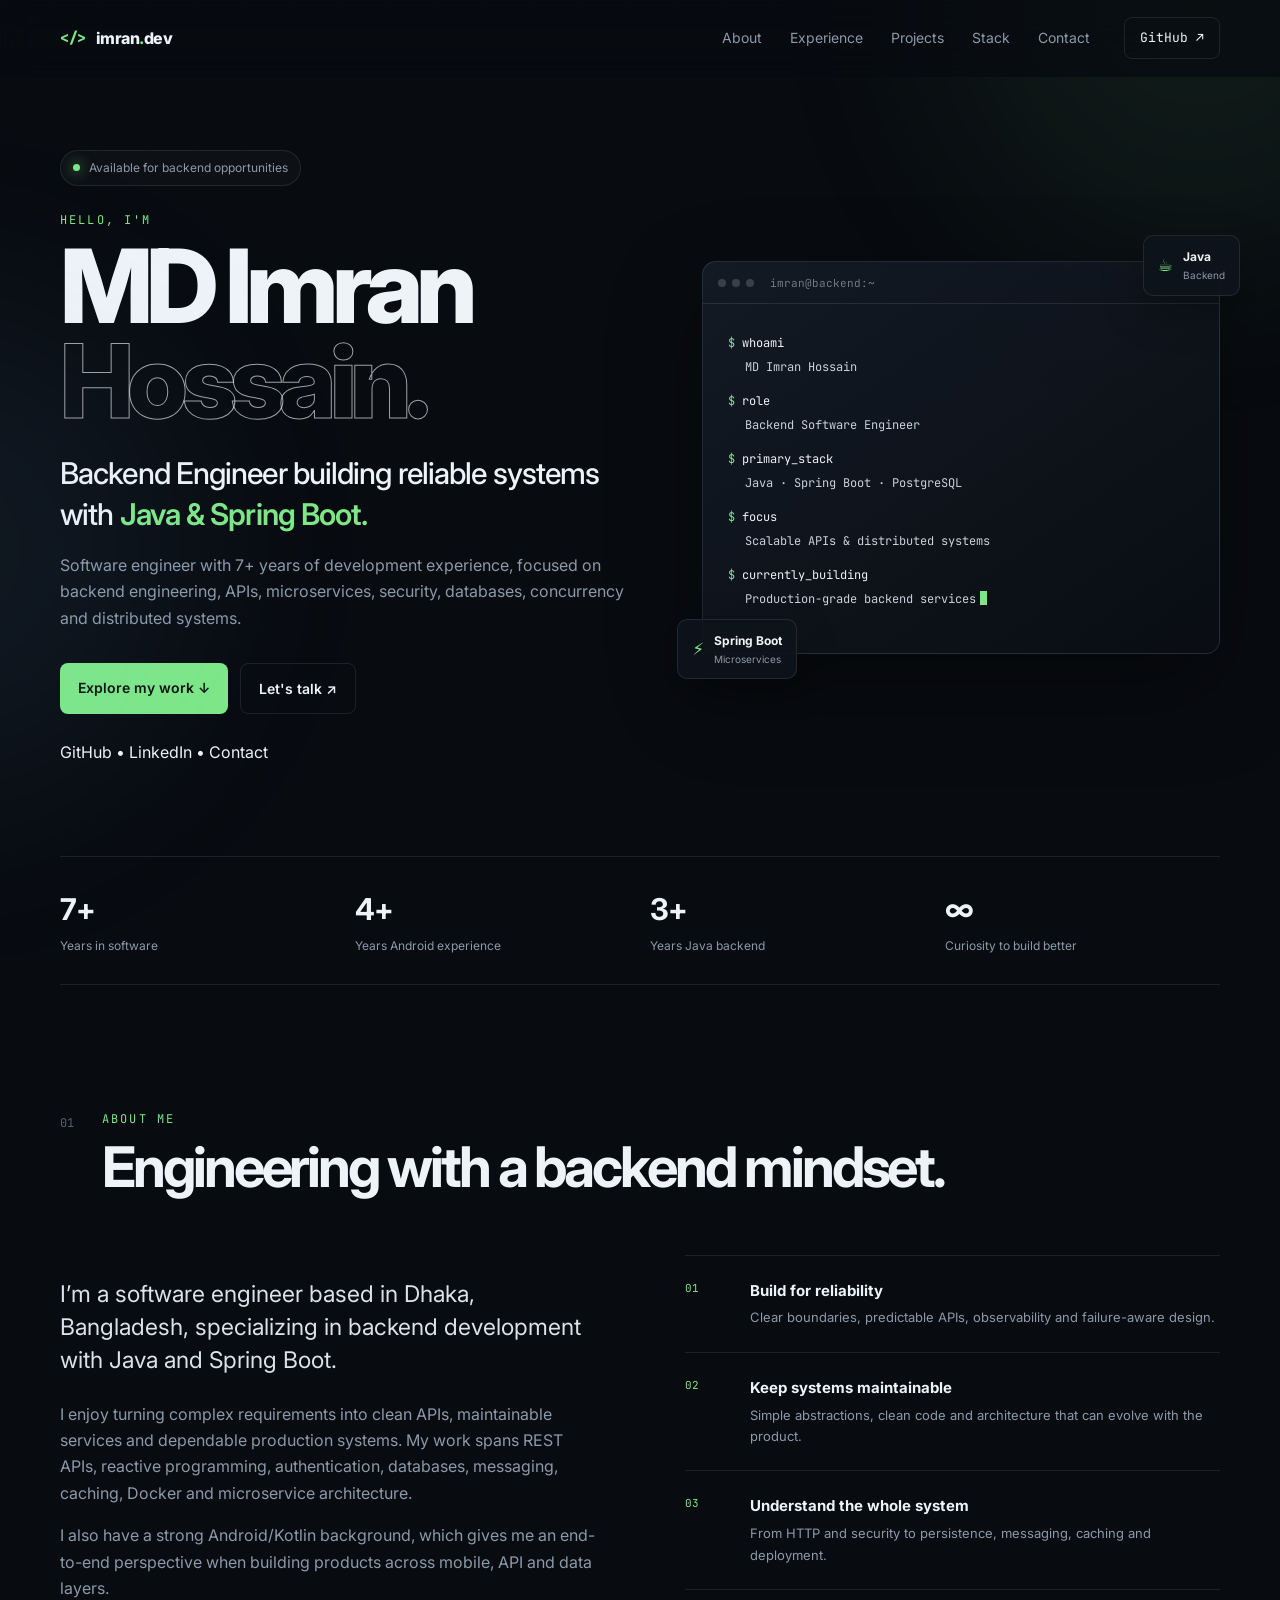
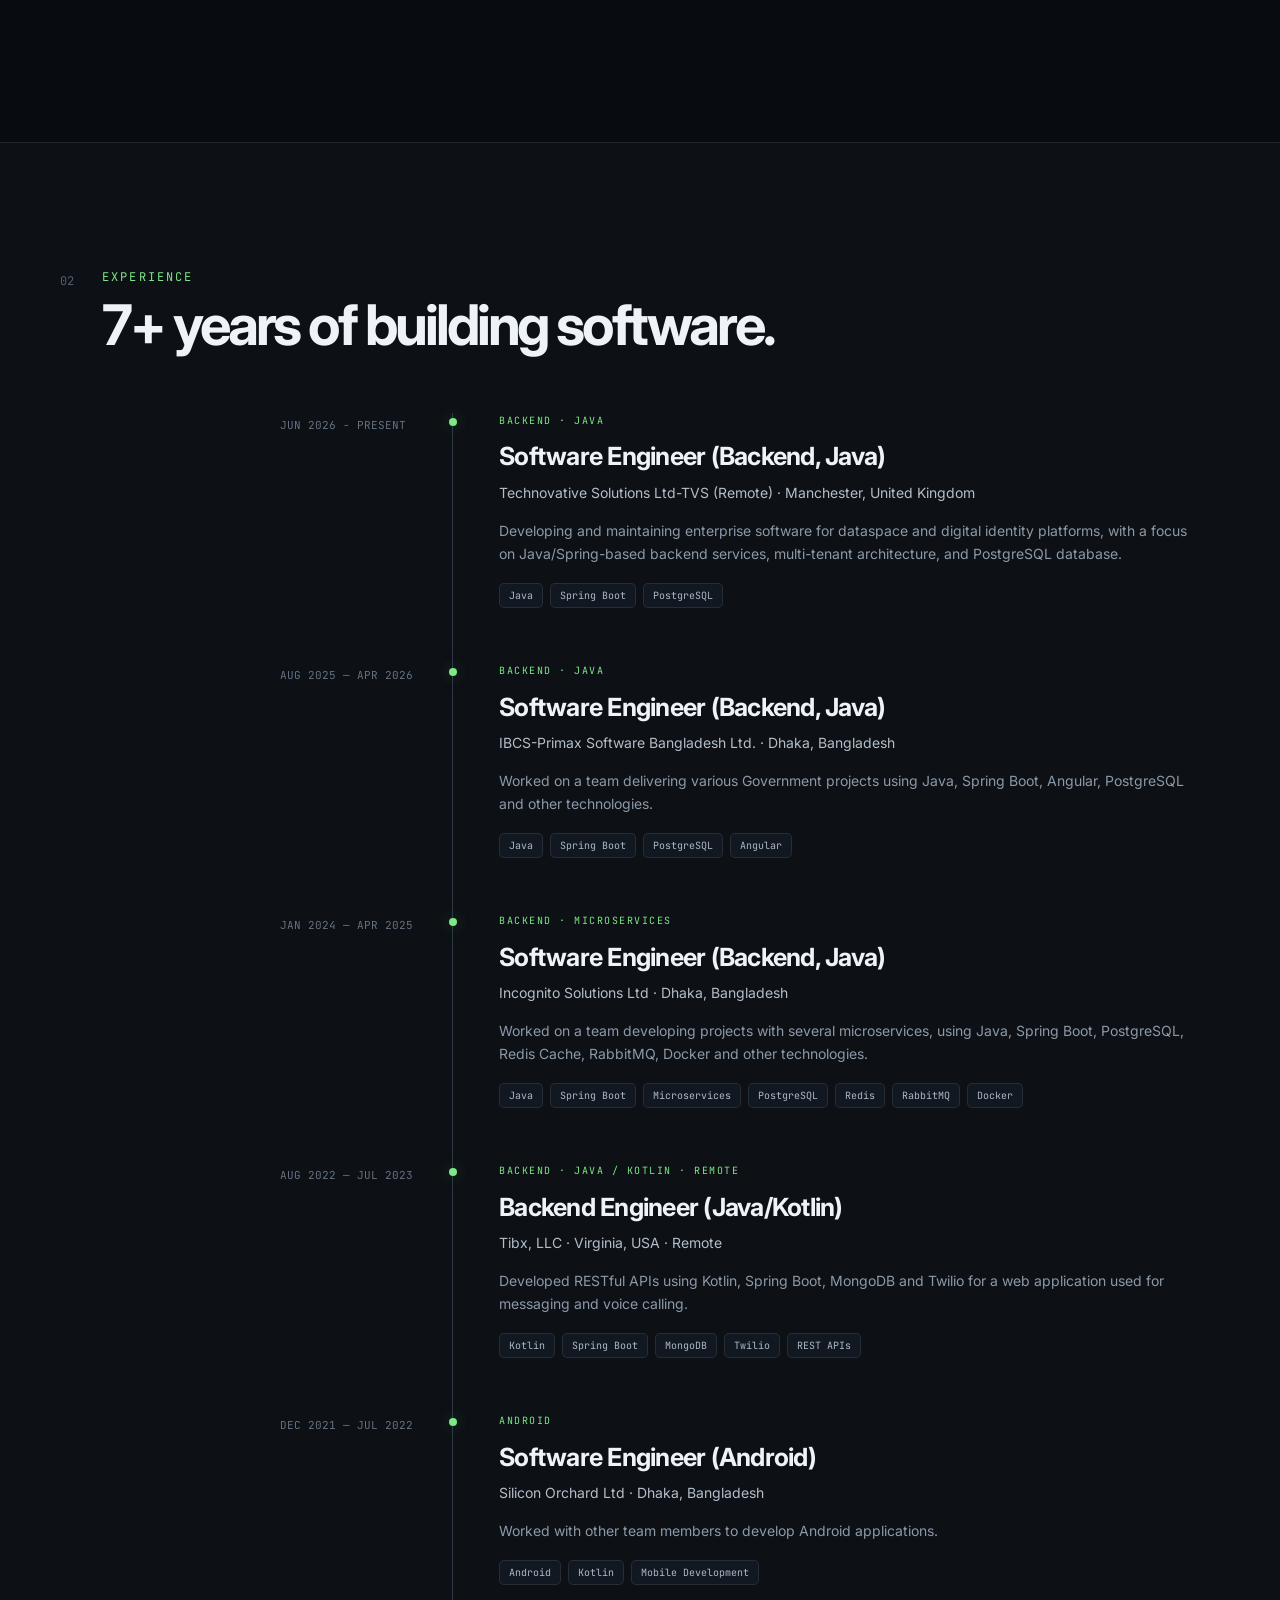
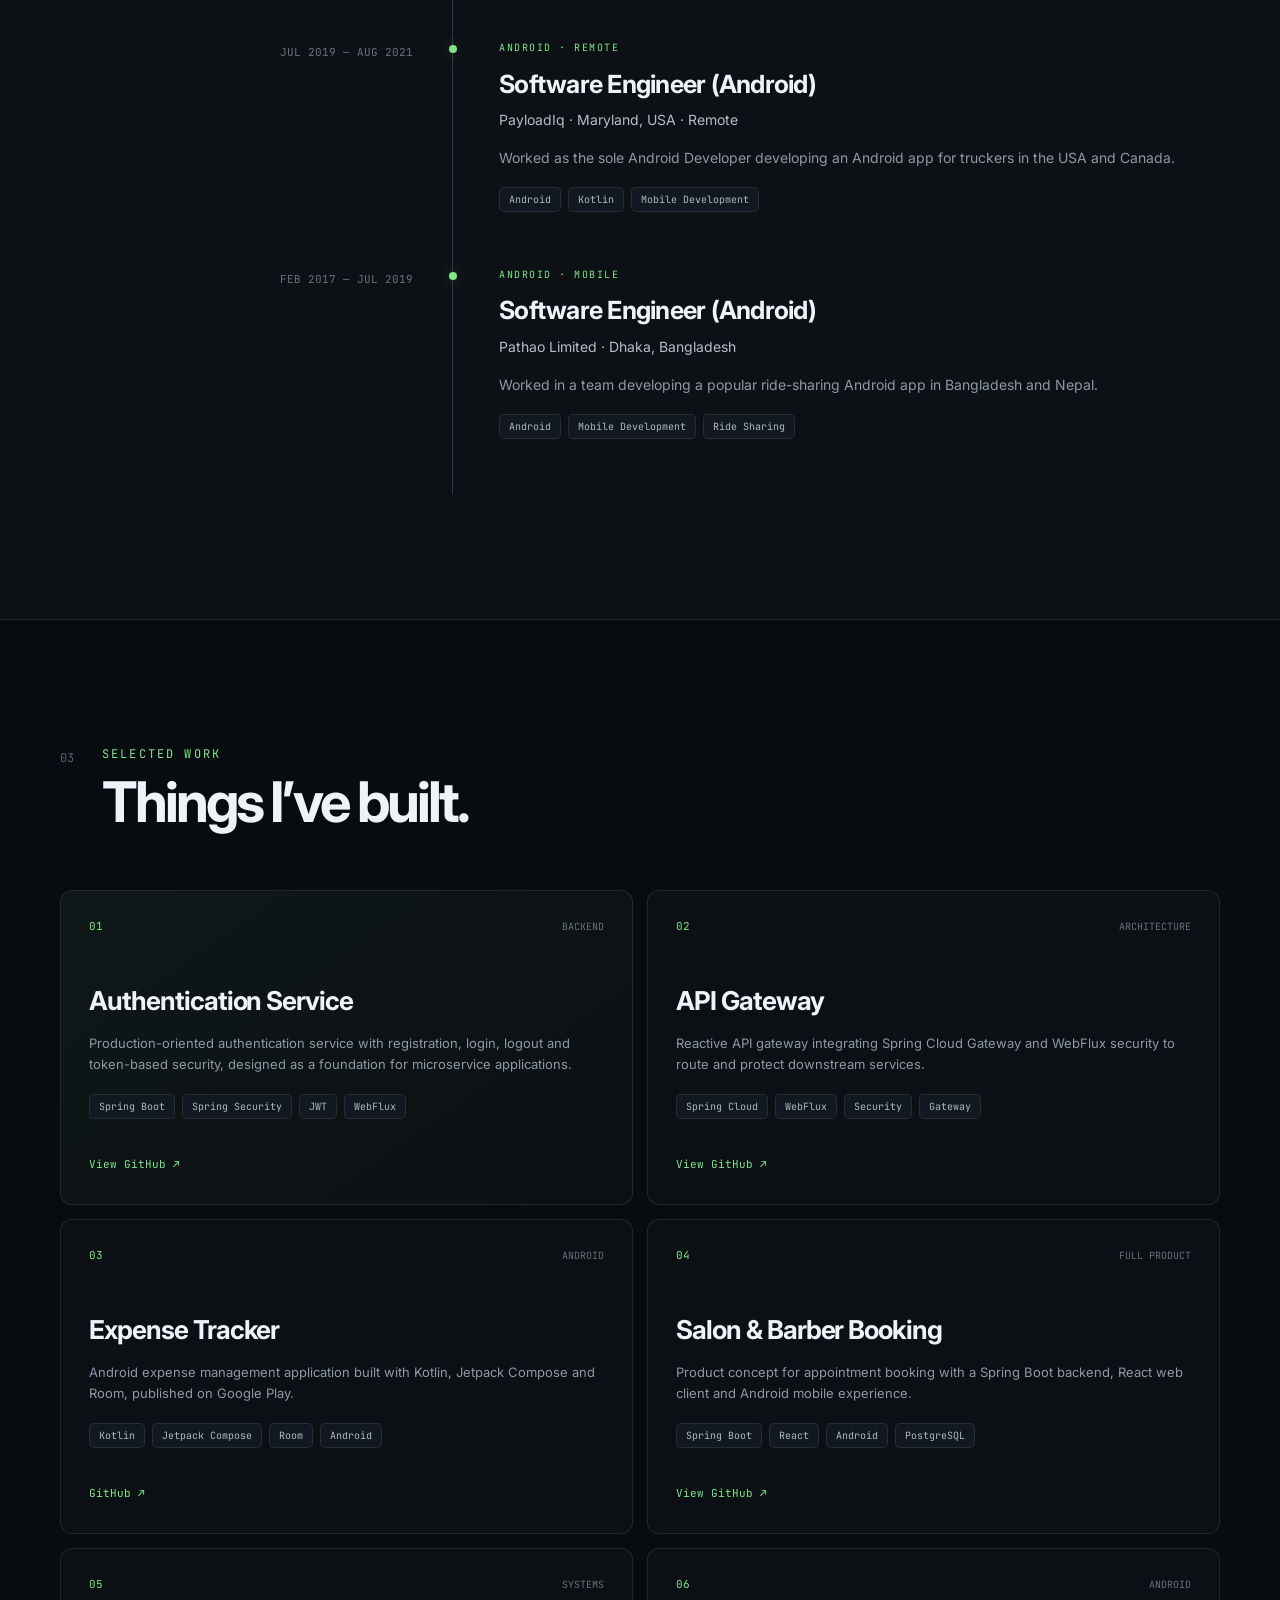
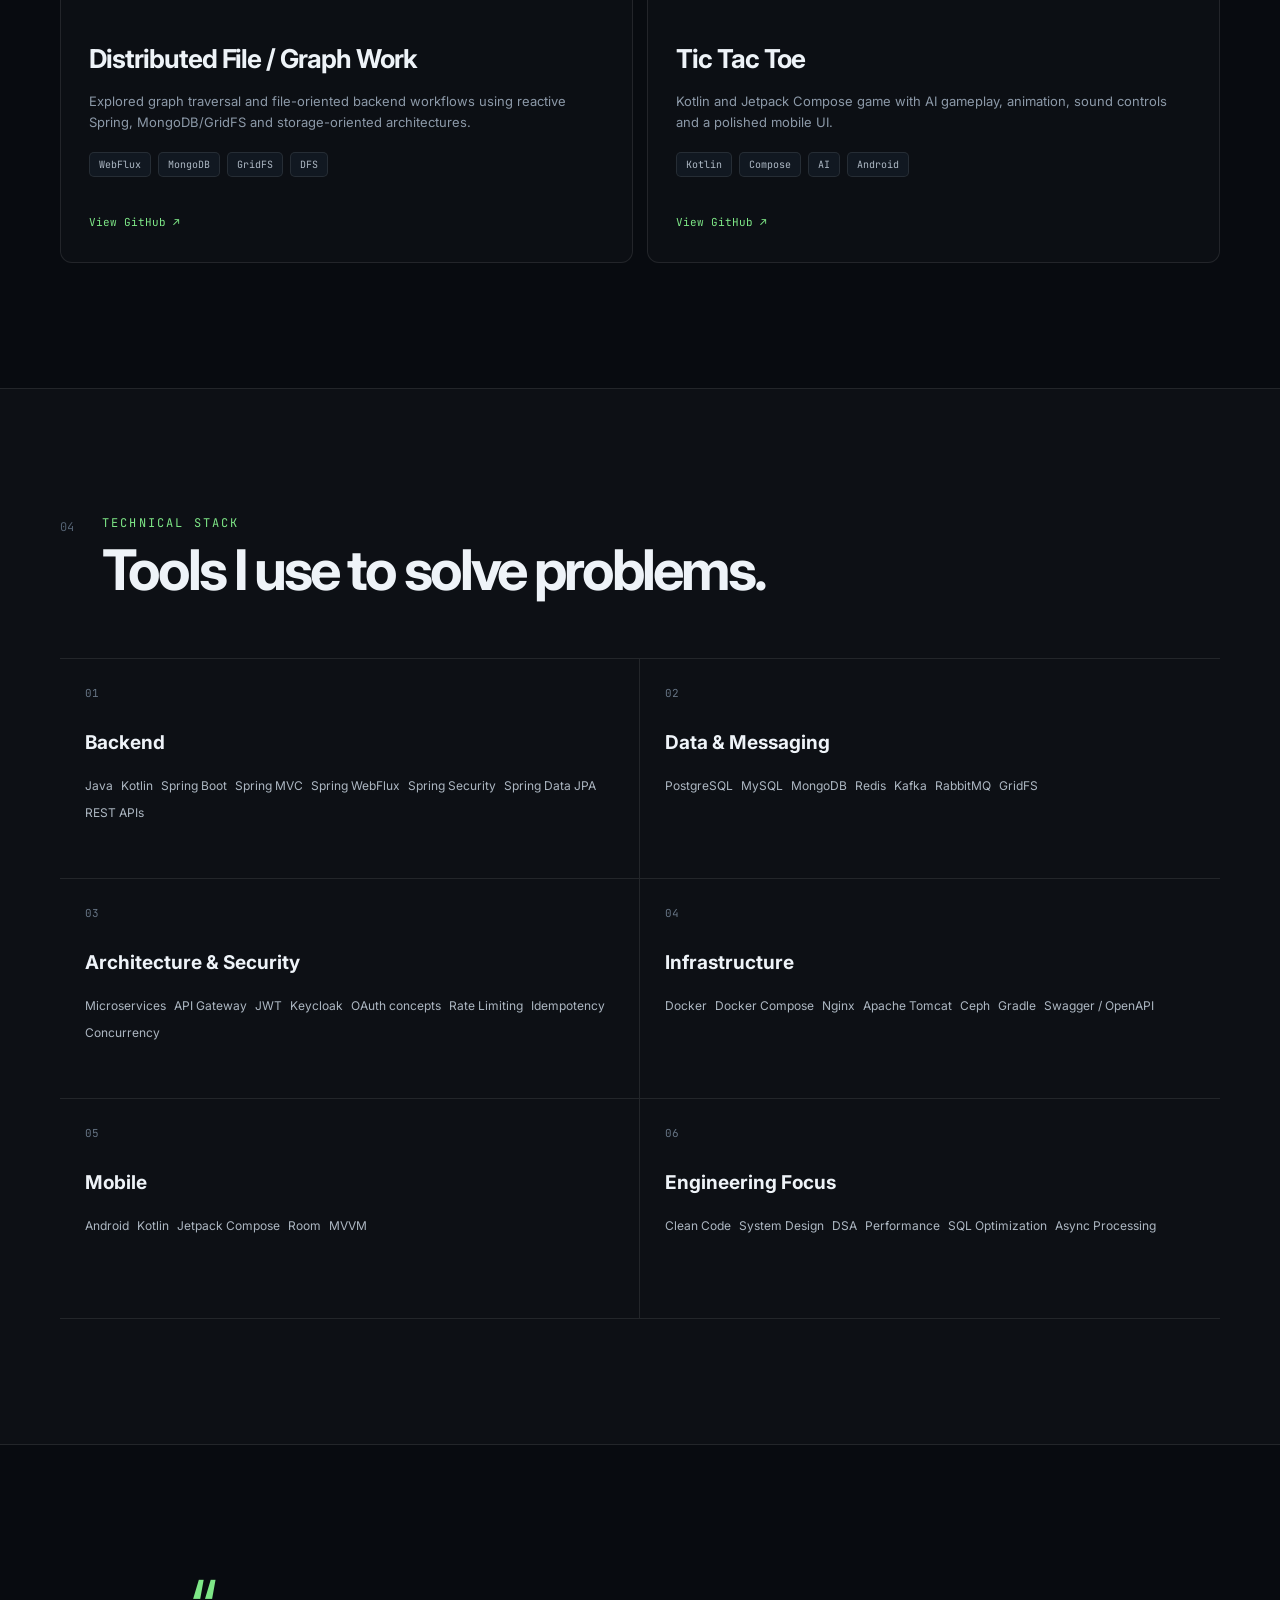
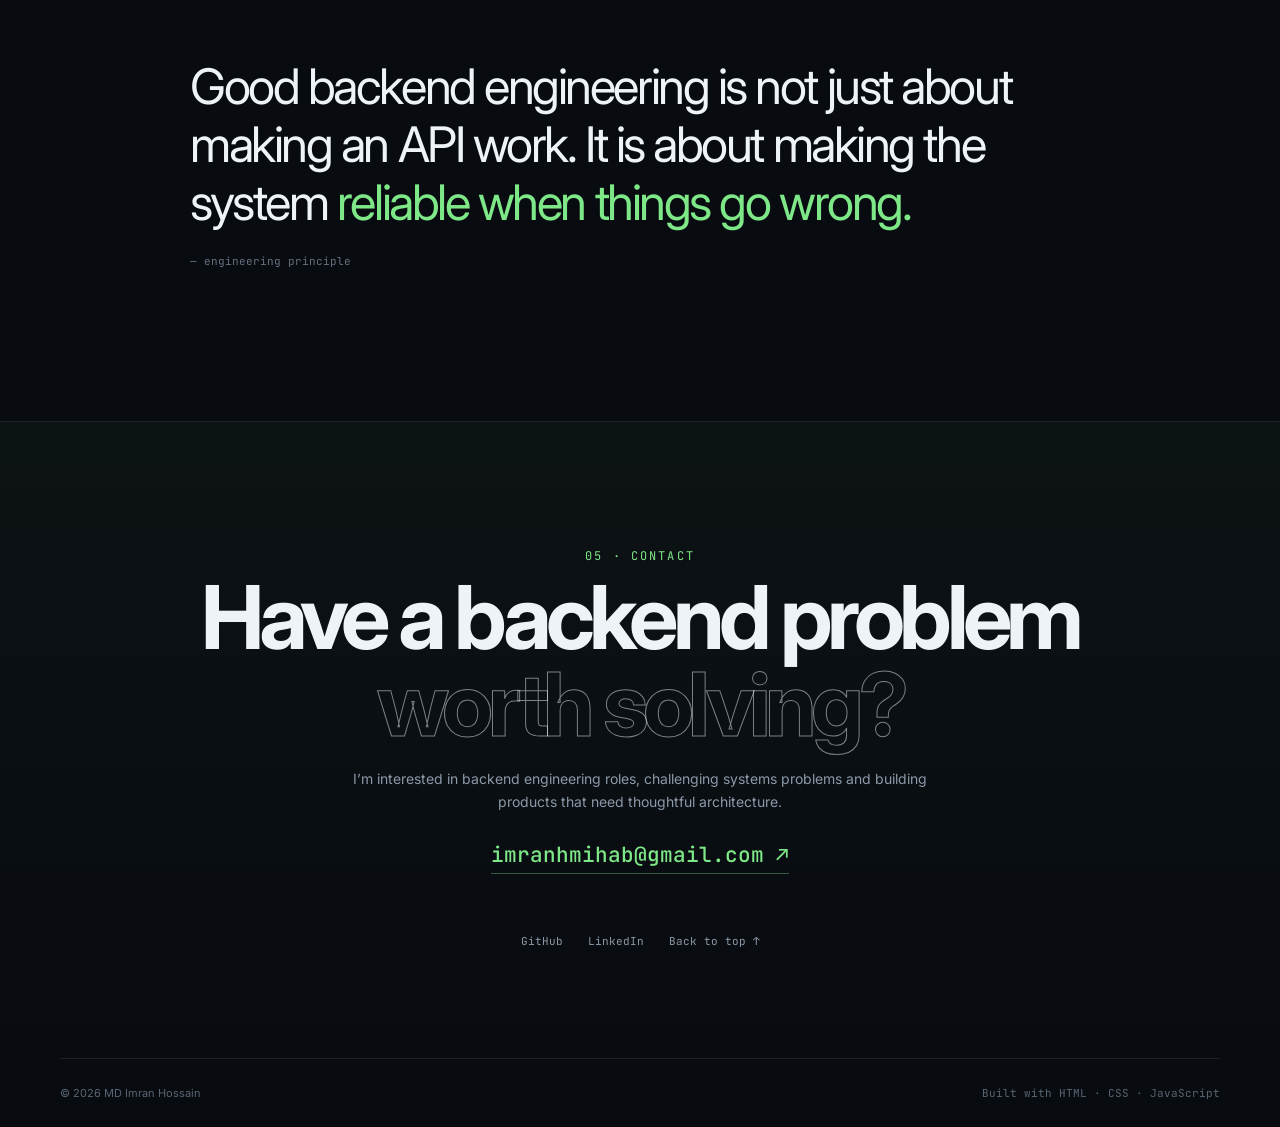
<file: index.html>
<!DOCTYPE html>
<html lang="en">
<head>
  <meta charset="UTF-8" />
  <meta name="viewport" content="width=device-width, initial-scale=1.0" />
  <meta name="theme-color" content="#0b0f14" />
  <meta name="description" content="MD Imran Hossain — Backend Engineer specializing in Java, Spring Boot, distributed systems, APIs, security, databases, and cloud-native engineering." />
  <meta name="author" content="MD Imran Hossain" />
  <meta property="og:title" content="MD Imran Hossain | Backend Engineer" />
  <meta property="og:description" content="Backend Engineer specializing in Java, Spring Boot, distributed systems and scalable APIs." />
  <meta property="og:type" content="website" />
  <meta property="og:url" content="https://mihabgit.github.io/" />
  <title>MD Imran Hossain | Backend Engineer</title>
  <link rel="preconnect" href="https://fonts.googleapis.com" />
  <link rel="preconnect" href="https://fonts.gstatic.com" crossorigin />
  <link href="https://fonts.googleapis.com/css2?family=Inter:wght@400;500;600;700;800&family=JetBrains+Mono:wght@400;500;600&display=swap" rel="stylesheet" />
  <link rel="stylesheet" href="style.css" />
</head>
<body>
  <div class="bg-grid" aria-hidden="true"></div>
  <div class="glow glow-one" aria-hidden="true"></div>
  <div class="glow glow-two" aria-hidden="true"></div>

  <header class="site-header">
    <nav class="nav container" aria-label="Main navigation">
      <a class="brand" href="#home" aria-label="Imran Hossain home">
        <span class="brand-mark">&lt;/&gt;</span>
        <span>imran<span class="brand-dot">.</span>dev</span>
      </a>

      <button class="menu-toggle" aria-label="Open navigation" aria-expanded="false">
        <span></span><span></span><span></span>
      </button>

      <div class="nav-links">
        <a href="#about">About</a>
        <a href="#experience">Experience</a>
        <a href="#projects">Projects</a>
        <a href="#skills">Stack</a>
        <a href="#contact">Contact</a>
      </div>

      <a class="nav-cta" href="https://github.com/mihabgit" target="_blank" rel="noreferrer">GitHub ↗</a>
    </nav>
  </header>

  <main>
    <section id="home" class="hero container">
      <div class="hero-copy reveal">
        <div class="eyebrow"><span class="status-dot"></span> Available for backend opportunities</div>
        <p class="mono hero-kicker">HELLO, I'M</p>
        <h1>MD Imran<br /><span>Hossain.</span></h1>
        <h2>Backend Engineer building reliable systems with <strong>Java &amp; Spring Boot.</strong></h2>
        <p class="hero-text">
          Software engineer with 7+ years of development experience, focused on backend engineering,
          APIs, microservices, security, databases, concurrency and distributed systems.
        </p>

        <div class="hero-actions">
          <a class="button primary" href="#projects">Explore my work <span>↓</span></a>
          <a class="button secondary" href="mailto:imranhmihab@gmail.com">Let's talk <span>↗</span></a>
        </div

        <div class="social-row">
          <a href="https://github.com/mihabgit" target="_blank" rel="noreferrer">GitHub</a>
          <span>•</span>
          <a href="https://www.linkedin.com/in/imranmihab/" target="_blank" rel="noreferrer">LinkedIn</a>
          <span>•</span>
          <a href="#contact">Contact</a>
        </div>
      </div>

      <div class="hero-terminal reveal delay-one" aria-label="Developer profile">
        <div class="terminal-window">
          <div class="terminal-bar">
            <div class="terminal-dots"><i></i><i></i><i></i></div>
            <span class="mono">imran@backend:~</span>
            <span class="terminal-spacer"></span>
          </div>
          <div class="terminal-body mono">
            <p><span class="prompt">$</span> whoami</p>
            <p class="terminal-value">MD Imran Hossain</p>
            <p><span class="prompt">$</span> role</p>
            <p class="terminal-value">Backend Software Engineer</p>
            <p><span class="prompt">$</span> primary_stack</p>
            <p class="terminal-value">Java · Spring Boot · PostgreSQL</p>
            <p><span class="prompt">$</span> focus</p>
            <p class="terminal-value">Scalable APIs &amp; distributed systems</p>
            <p><span class="prompt">$</span> currently_building</p>
            <p class="terminal-value">Production-grade backend services<span class="cursor"></span></p>
          </div>
        </div>
        <div class="floating-card card-one">
          <span class="card-icon">☕</span>
          <div><b>Java</b><small>Backend</small></div>
        </div>
        <div class="floating-card card-two">
          <span class="card-icon">⚡</span>
          <div><b>Spring Boot</b><small>Microservices</small></div>
        </div>
      </div>
    </section>

    <section class="stats container reveal">
      <div><strong>7+</strong><span>Years in software</span></div>
      <div><strong>4+</strong><span>Years Android experience</span></div>
      <div><strong>3+</strong><span>Years Java backend</span></div>
      <div><strong>∞</strong><span>Curiosity to build better</span></div>
    </section>

    <section id="about" class="section container">
      <div class="section-heading reveal">
        <span class="section-number">01</span>
        <div>
          <p class="mono section-kicker">ABOUT ME</p>
          <h2>Engineering with a backend mindset.</h2>
        </div>
      </div>

      <div class="about-grid">
        <div class="about-copy reveal">
          <p class="lead">
            I’m a software engineer based in Dhaka, Bangladesh, specializing in backend development
            with Java and Spring Boot.
          </p>
          <p>
            I enjoy turning complex requirements into clean APIs, maintainable services and dependable
            production systems. My work spans REST APIs, reactive programming, authentication,
            databases, messaging, caching, Docker and microservice architecture.
          </p>
          <p>
            I also have a strong Android/Kotlin background, which gives me an end-to-end perspective
            when building products across mobile, API and data layers.
          </p>
        </div>

        <div class="principles reveal delay-one">
          <div class="principle">
            <span>01</span>
            <div><h3>Build for reliability</h3><p>Clear boundaries, predictable APIs, observability and failure-aware design.</p></div>
          </div>
          <div class="principle">
            <span>02</span>
            <div><h3>Keep systems maintainable</h3><p>Simple abstractions, clean code and architecture that can evolve with the product.</p></div>
          </div>
          <div class="principle">
            <span>03</span>
            <div><h3>Understand the whole system</h3><p>From HTTP and security to persistence, messaging, caching and deployment.</p></div>
          </div>
        </div>
      </div>
    </section>

    <section id="experience" class="section section-alt">
    <div class="container">
        <div class="section-heading reveal">
        <span class="section-number">02</span>
        <div>
            <p class="mono section-kicker">EXPERIENCE</p>
            <h2>7+ years of building software.</h2>
        </div>
        </div>

        <div class="timeline">

            <article class="timeline-item reveal">
            <div class="timeline-date">JUN 2026 - PRESENT</div>
            <div class="timeline-line"><span></span></div>
            <div class="timeline-content">
            <p class="mono role-type">BACKEND · JAVA</p>
            <h3>Software Engineer (Backend, Java)</h3>
            <p class="company">
                Technovative Solutions Ltd-TVS (Remote) · Manchester, United Kingdom
            </p>
            <p>
                Developing and maintaining enterprise software for dataspace and digital identity platforms, with
                a focus on Java/Spring-based backend services, multi-tenant architecture, and PostgreSQL database.
            </p>
            <div class="tags">
                <span>Java</span>
                <span>Spring Boot</span>
                <span>PostgreSQL</span>
            </div>
            </div>
        </article>

        <article class="timeline-item reveal">
            <div class="timeline-date">AUG 2025 — APR 2026</div>
            <div class="timeline-line"><span></span></div>
            <div class="timeline-content">
            <p class="mono role-type">BACKEND · JAVA</p>
            <h3>Software Engineer (Backend, Java)</h3>
            <p class="company">
                IBCS-Primax Software Bangladesh Ltd. · Dhaka, Bangladesh
            </p>
            <p>
                Worked on a team delivering various Government projects using
                Java, Spring Boot, Angular, PostgreSQL and other technologies.
            </p>
            <div class="tags">
                <span>Java</span>
                <span>Spring Boot</span>
                <span>PostgreSQL</span>
                <span>Angular</span>
            </div>
            </div>
        </article>

        <article class="timeline-item reveal">
            <div class="timeline-date">JAN 2024 — APR 2025</div>
            <div class="timeline-line"><span></span></div>
            <div class="timeline-content">
            <p class="mono role-type">BACKEND · MICROSERVICES</p>
            <h3>Software Engineer (Backend, Java)</h3>
            <p class="company">
                Incognito Solutions Ltd · Dhaka, Bangladesh
            </p>
            <p>
                Worked on a team developing projects with several microservices,
                using Java, Spring Boot, PostgreSQL, Redis Cache, RabbitMQ,
                Docker and other technologies.
            </p>
            <div class="tags">
                <span>Java</span>
                <span>Spring Boot</span>
                <span>Microservices</span>
                <span>PostgreSQL</span>
                <span>Redis</span>
                <span>RabbitMQ</span>
                <span>Docker</span>
            </div>
            </div>
        </article>

        <article class="timeline-item reveal">
            <div class="timeline-date">AUG 2022 — JUL 2023</div>
            <div class="timeline-line"><span></span></div>
            <div class="timeline-content">
            <p class="mono role-type">BACKEND · JAVA / KOTLIN · REMOTE</p>
            <h3>Backend Engineer (Java/Kotlin)</h3>
            <p class="company">
                Tibx, LLC · Virginia, USA · Remote
            </p>
            <p>
                Developed RESTful APIs using Kotlin, Spring Boot, MongoDB and
                Twilio for a web application used for messaging and voice calling.
            </p>
            <div class="tags">
                <span>Kotlin</span>
                <span>Spring Boot</span>
                <span>MongoDB</span>
                <span>Twilio</span>
                <span>REST APIs</span>
            </div>
            </div>
        </article>

        <article class="timeline-item reveal">
            <div class="timeline-date">DEC 2021 — JUL 2022</div>
            <div class="timeline-line"><span></span></div>
            <div class="timeline-content">
            <p class="mono role-type">ANDROID</p>
            <h3>Software Engineer (Android)</h3>
            <p class="company">
                Silicon Orchard Ltd · Dhaka, Bangladesh
            </p>
            <p>
                Worked with other team members to develop Android applications.
            </p>
            <div class="tags">
                <span>Android</span>
                <span>Kotlin</span>
                <span>Mobile Development</span>
            </div>
            </div>
        </article>

        <article class="timeline-item reveal">
            <div class="timeline-date">JUL 2019 — AUG 2021</div>
            <div class="timeline-line"><span></span></div>
            <div class="timeline-content">
            <p class="mono role-type">ANDROID · REMOTE</p>
            <h3>Software Engineer (Android)</h3>
            <p class="company">
                PayloadIq · Maryland, USA · Remote
            </p>
            <p>
                Worked as the sole Android Developer developing an Android app
                for truckers in the USA and Canada.
            </p>
            <div class="tags">
                <span>Android</span>
                <span>Kotlin</span>
                <span>Mobile Development</span>
            </div>
            </div>
        </article>

        <article class="timeline-item reveal">
            <div class="timeline-date">FEB 2017 — JUL 2019</div>
            <div class="timeline-line"><span></span></div>
            <div class="timeline-content">
            <p class="mono role-type">ANDROID · MOBILE</p>
            <h3>Software Engineer (Android)</h3>
            <p class="company">
                Pathao Limited · Dhaka, Bangladesh
            </p>
            <p>
                Worked in a team developing a popular ride-sharing Android app
                in Bangladesh and Nepal.
            </p>
            <div class="tags">
                <span>Android</span>
                <span>Mobile Development</span>
                <span>Ride Sharing</span>
            </div>
            </div>
        </article>

        </div>
    </div>
    </section>

    <section id="projects" class="section container">
      <div class="section-heading reveal">
        <span class="section-number">03</span>
        <div>
          <p class="mono section-kicker">SELECTED WORK</p>
          <h2>Things I’ve built.</h2>
        </div>
      </div>

      <div class="project-grid">
        <article class="project-card featured reveal">
          <div class="project-top"><span class="project-number">01</span><span class="mono">BACKEND</span></div>
          <h3>Authentication Service</h3>
          <p>
            Production-oriented authentication service with registration, login, logout and
            token-based security, designed as a foundation for microservice applications.
          </p>
          <div class="tags"><span>Spring Boot</span><span>Spring Security</span><span>JWT</span><span>WebFlux</span></div>
          <div class="project-links"><a href="https://github.com/mihabgit" target="_blank" rel="noreferrer">View GitHub ↗</a></div>
        </article>

        <article class="project-card reveal delay-one">
          <div class="project-top"><span class="project-number">02</span><span class="mono">ARCHITECTURE</span></div>
          <h3>API Gateway</h3>
          <p>
            Reactive API gateway integrating Spring Cloud Gateway and WebFlux security to route and
            protect downstream services.
          </p>
          <div class="tags"><span>Spring Cloud</span><span>WebFlux</span><span>Security</span><span>Gateway</span></div>
          <div class="project-links"><a href="https://github.com/mihabgit" target="_blank" rel="noreferrer">View GitHub ↗</a></div>
        </article>

        <article class="project-card reveal">
          <div class="project-top"><span class="project-number">03</span><span class="mono">ANDROID</span></div>
          <h3>Expense Tracker</h3>
          <p>
            Android expense management application built with Kotlin, Jetpack Compose and Room,
            published on Google Play.
          </p>
          <div class="tags"><span>Kotlin</span><span>Jetpack Compose</span><span>Room</span><span>Android</span></div>
          <div class="project-links"><a href="https://github.com/mihabgit" target="_blank" rel="noreferrer">GitHub ↗</a></div>
        </article>

        <article class="project-card reveal delay-one">
          <div class="project-top"><span class="project-number">04</span><span class="mono">FULL PRODUCT</span></div>
          <h3>Salon &amp; Barber Booking</h3>
          <p>
            Product concept for appointment booking with a Spring Boot backend, React web client
            and Android mobile experience.
          </p>
          <div class="tags"><span>Spring Boot</span><span>React</span><span>Android</span><span>PostgreSQL</span></div>
          <div class="project-links"><a href="https://github.com/mihabgit" target="_blank" rel="noreferrer">View GitHub ↗</a></div>
        </article>

        <article class="project-card reveal">
          <div class="project-top"><span class="project-number">05</span><span class="mono">SYSTEMS</span></div>
          <h3>Distributed File / Graph Work</h3>
          <p>
            Explored graph traversal and file-oriented backend workflows using reactive Spring,
            MongoDB/GridFS and storage-oriented architectures.
          </p>
          <div class="tags"><span>WebFlux</span><span>MongoDB</span><span>GridFS</span><span>DFS</span></div>
          <div class="project-links"><a href="https://github.com/mihabgit" target="_blank" rel="noreferrer">View GitHub ↗</a></div>
        </article>

        <article class="project-card reveal delay-one">
          <div class="project-top"><span class="project-number">06</span><span class="mono">ANDROID</span></div>
          <h3>Tic Tac Toe</h3>
          <p>
            Kotlin and Jetpack Compose game with AI gameplay, animation, sound controls and a
            polished mobile UI.
          </p>
          <div class="tags"><span>Kotlin</span><span>Compose</span><span>AI</span><span>Android</span></div>
          <div class="project-links"><a href="https://github.com/mihabgit" target="_blank" rel="noreferrer">View GitHub ↗</a></div>
        </article>
      </div>
    </section>

    <section id="skills" class="section section-alt">
      <div class="container">
        <div class="section-heading reveal">
          <span class="section-number">04</span>
          <div>
            <p class="mono section-kicker">TECHNICAL STACK</p>
            <h2>Tools I use to solve problems.</h2>
          </div>
        </div>

        <div class="skills-layout">
          <div class="skill-category reveal">
            <span class="skill-index">01</span>
            <h3>Backend</h3>
            <div class="skill-list"><span>Java</span><span>Kotlin</span><span>Spring Boot</span><span>Spring MVC</span><span>Spring WebFlux</span><span>Spring Security</span><span>Spring Data JPA</span><span>REST APIs</span></div>
          </div>
          <div class="skill-category reveal delay-one">
            <span class="skill-index">02</span>
            <h3>Data &amp; Messaging</h3>
            <div class="skill-list"><span>PostgreSQL</span><span>MySQL</span><span>MongoDB</span><span>Redis</span><span>Kafka</span><span>RabbitMQ</span><span>GridFS</span></div>
          </div>
          <div class="skill-category reveal">
            <span class="skill-index">03</span>
            <h3>Architecture &amp; Security</h3>
            <div class="skill-list"><span>Microservices</span><span>API Gateway</span><span>JWT</span><span>Keycloak</span><span>OAuth concepts</span><span>Rate Limiting</span><span>Idempotency</span><span>Concurrency</span></div>
          </div>
          <div class="skill-category reveal delay-one">
            <span class="skill-index">04</span>
            <h3>Infrastructure</h3>
            <div class="skill-list"><span>Docker</span><span>Docker Compose</span><span>Nginx</span><span>Apache Tomcat</span><span>Ceph</span><span>Gradle</span><span>Swagger / OpenAPI</span></div>
          </div>
          <div class="skill-category reveal">
            <span class="skill-index">05</span>
            <h3>Mobile</h3>
            <div class="skill-list"><span>Android</span><span>Kotlin</span><span>Jetpack Compose</span><span>Room</span><span>MVVM</span></div>
          </div>
          <div class="skill-category reveal delay-one">
            <span class="skill-index">06</span>
            <h3>Engineering Focus</h3>
            <div class="skill-list"><span>Clean Code</span><span>System Design</span><span>DSA</span><span>Performance</span><span>SQL Optimization</span><span>Async Processing</span></div>
          </div>
        </div>
      </div>
    </section>

    <section class="quote-section container reveal">
      <div class="quote-mark">“</div>
      <blockquote>
        Good backend engineering is not just about making an API work.
        It is about making the system <em>reliable when things go wrong.</em>
      </blockquote>
      <p class="mono">— engineering principle</p>
    </section>

    <section id="contact" class="contact-section">
      <div class="container contact-inner reveal">
        <p class="mono section-kicker">05 · CONTACT</p>
        <h2>Have a backend problem<br /><span>worth solving?</span></h2>
        <p>
          I’m interested in backend engineering roles, challenging systems problems and building
          products that need thoughtful architecture.
        </p>
        <a class="contact-email" href="mailto:imranhmihab@gmail.com">imranhmihab@gmail.com <span>↗</span></a>

        <div class="contact-links">
          <a href="https://github.com/mihabgit" target="_blank" rel="noreferrer">GitHub</a>
          <a href="https://www.linkedin.com/in/imranmihab/" target="_blank" rel="noreferrer">LinkedIn</a>
          <a href="#home">Back to top ↑</a>
        </div>
      </div>
    </section>
  </main>

  <footer class="footer container">
    <span>© <span id="year"></span> MD Imran Hossain</span>
    <span class="mono">Built with HTML · CSS · JavaScript</span>
  </footer>

  <script src="script.js"></script>
</body>
</html>
</file>
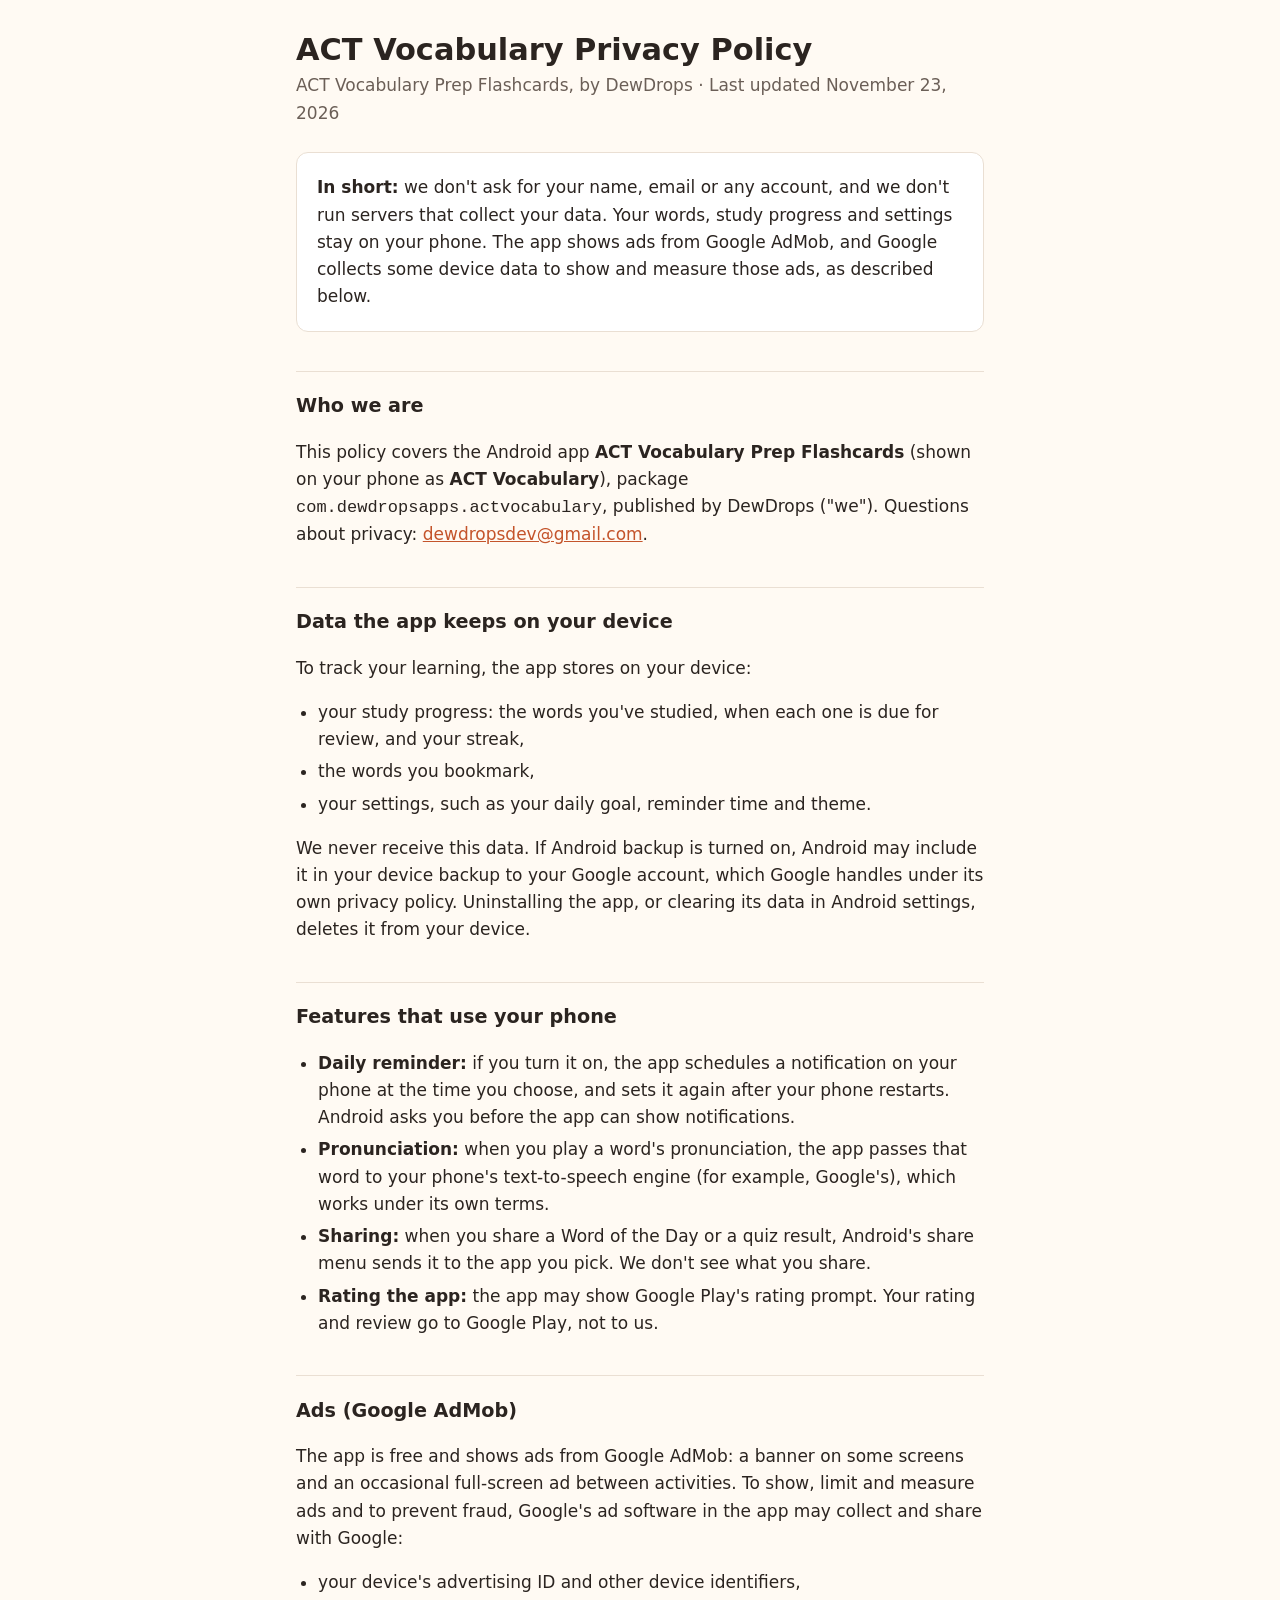
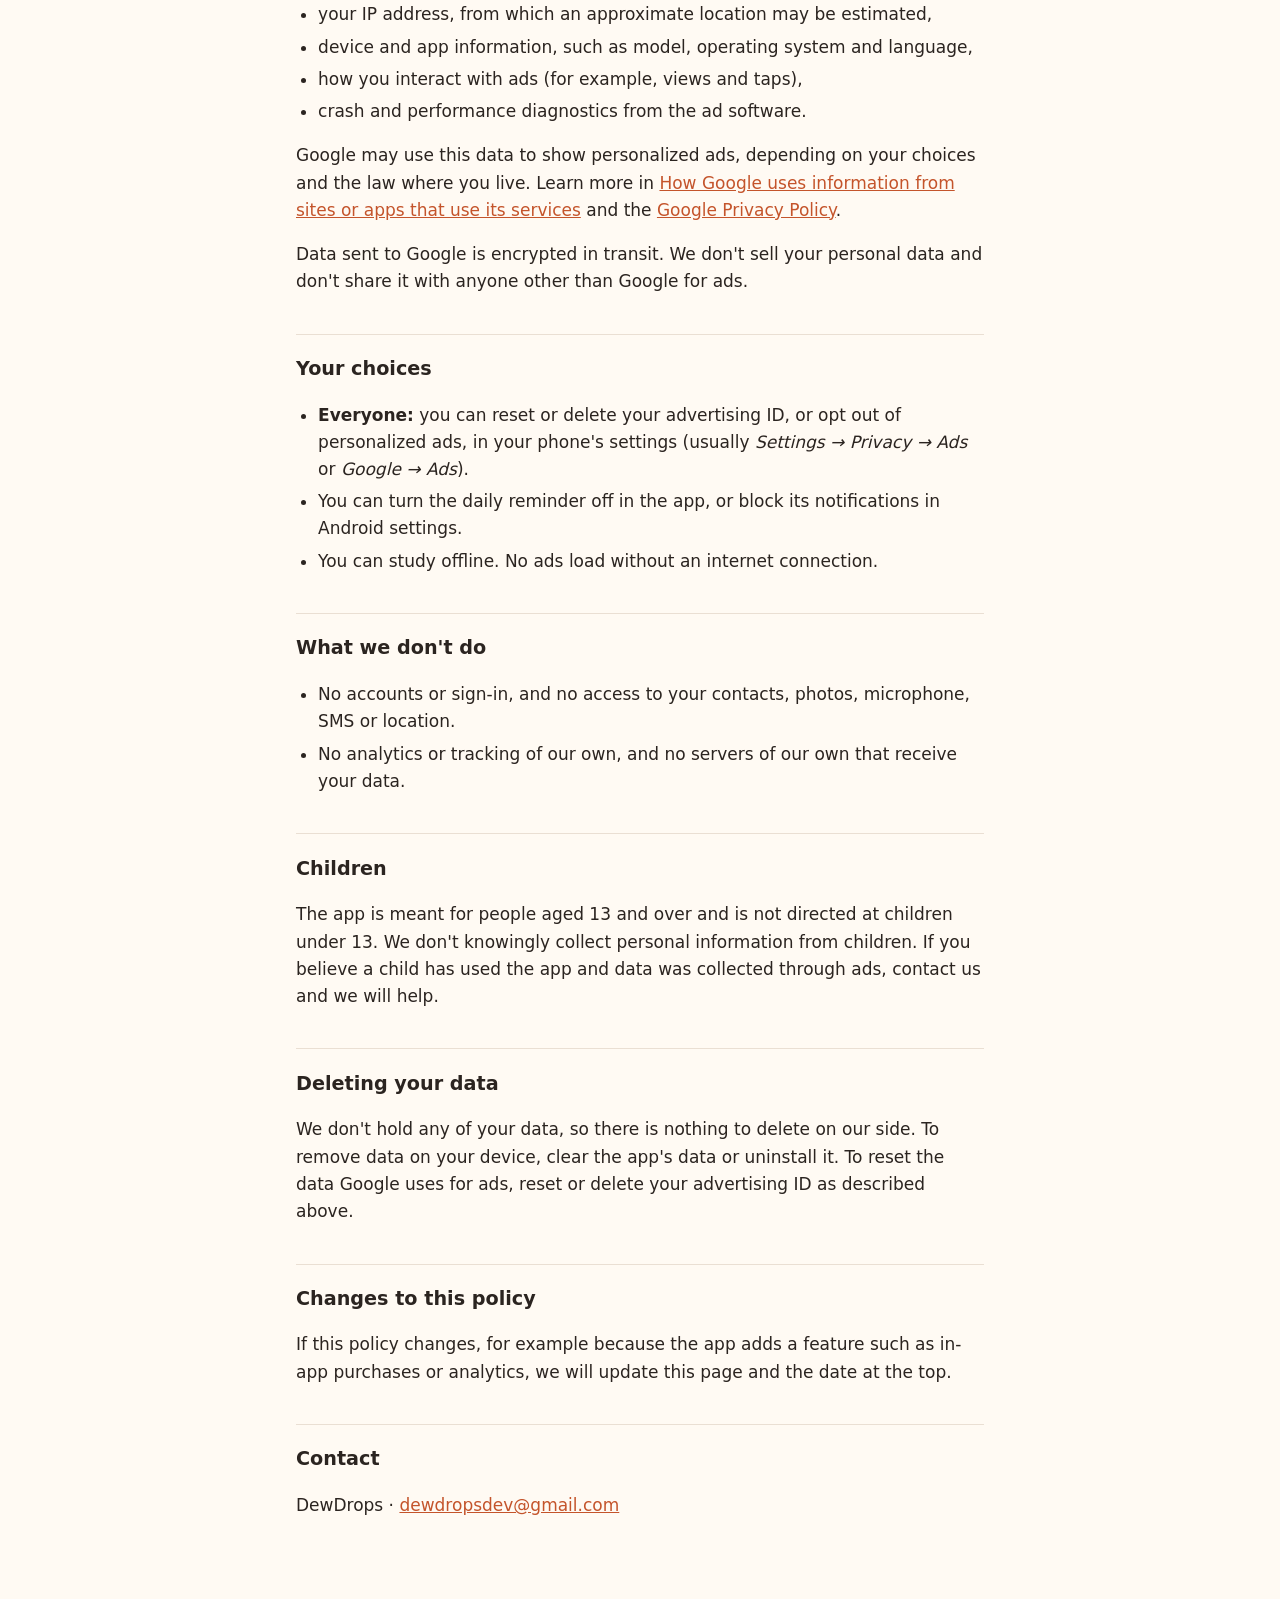
<file: act-vocabulary/privacy-policy.html>
<!doctype html>
<html lang="en">
<head>
<meta charset="utf-8">
<meta name="viewport" content="width=device-width, initial-scale=1">
<title>ACT Vocabulary Privacy Policy</title>
<meta name="description" content="Privacy policy for ACT Vocabulary Prep Flashcards by DewDrops.">
<!--
  Generated alongside the Futoshiki policy. Keep it in step with the app's code and with
  its Data safety form in Play Console: if the app adds an SDK, permission or feature
  that touches user data, update this page and the date above.
-->
<style>
  :root {
    --bg: #fffaf3;
    --card: #ffffff;
    --text: #2b2420;
    --muted: #6b5f57;
    --accent: #c4542b;
    --rule: #eadfd3;
  }
  @media (prefers-color-scheme: dark) {
    :root:not([data-theme="light"]) {
      --bg: #1c1816;
      --card: #26211e;
      --text: #f2ebe4;
      --muted: #b5a99f;
      --accent: #f08a5d;
      --rule: #3a322d;
    }
  }
  :root[data-theme="dark"] {
    --bg: #1c1816;
    --card: #26211e;
    --text: #f2ebe4;
    --muted: #b5a99f;
    --accent: #f08a5d;
    --rule: #3a322d;
  }
  * { box-sizing: border-box; }
  body {
    margin: 0;
    background: var(--bg);
    color: var(--text);
    font: 17px/1.6 system-ui, -apple-system, "Segoe UI", Roboto, sans-serif;
  }
  main {
    max-width: 720px;
    margin: 0 auto;
    padding: 32px 16px 64px;
  }
  h1 { font-size: 1.9rem; line-height: 1.2; margin: 0 0 4px; }
  h2 { font-size: 1.2rem; margin: 2em 0 0.4em; padding-top: 1em; border-top: 1px solid var(--rule); }
  .meta { color: var(--muted); margin: 0 0 1.5em; }
  .summary {
    background: var(--card);
    border: 1px solid var(--rule);
    border-radius: 12px;
    padding: 4px 20px;
  }
  a { color: var(--accent); overflow-wrap: anywhere; }
  ul { padding-left: 1.3em; }
  li { margin: 0.3em 0; }
</style>
</head>
<body>
<main>
  <h1>ACT Vocabulary Privacy Policy</h1>
  <p class="meta">ACT Vocabulary Prep Flashcards, by DewDrops · Last updated November 23, 2026</p>

  <div class="summary">
    <p><strong>In short:</strong> we don't ask for your name, email or any account, and we don't run servers that collect your data. Your words, study progress and settings stay on your phone. The app shows ads from Google AdMob, and Google collects some device data to show and measure those ads, as described below.</p>
  </div>

  <h2>Who we are</h2>
  <p>This policy covers the Android app <strong>ACT Vocabulary Prep Flashcards</strong> (shown on your phone as <strong>ACT Vocabulary</strong>), package
  <code>com.dewdropsapps.actvocabulary</code>, published by DewDrops ("we"). Questions about privacy: <a href="mailto:dewdropsdev@gmail.com">dewdropsdev@gmail.com</a>.</p>
  <h2>Data the app keeps on your device</h2>
  <p>To track your learning, the app stores on your device:</p>
  <ul>
    <li>your study progress: the words you've studied, when each one is due for review, and your streak,</li>
    <li>the words you bookmark,</li>
    <li>your settings, such as your daily goal, reminder time and theme.</li>
  </ul>
  <p>We never receive this data. If Android backup is turned on, Android may include it in your device backup to your Google account, which Google handles under its own privacy policy. Uninstalling the app, or clearing its data in Android settings, deletes it from your device.</p>
  <h2>Features that use your phone</h2>
  <ul>
    <li><strong>Daily reminder:</strong> if you turn it on, the app schedules a notification on your phone at the time you choose, and sets it again after your phone restarts. Android asks you before the app can show notifications.</li>
    <li><strong>Pronunciation:</strong> when you play a word's pronunciation, the app passes that word to your phone's text-to-speech engine (for example, Google's), which works under its own terms.</li>
    <li><strong>Sharing:</strong> when you share a Word of the Day or a quiz result, Android's share menu sends it to the app you pick. We don't see what you share.</li>
    <li><strong>Rating the app:</strong> the app may show Google Play's rating prompt. Your rating and review go to Google Play, not to us.</li>
  </ul>
  <h2>Ads (Google AdMob)</h2>
  <p>The app is free and shows ads from Google AdMob: a banner on some screens and an occasional full-screen ad between activities. To show, limit and measure ads and to prevent fraud, Google's ad software in the app may collect and share with Google:</p>
  <ul>
    <li>your device's advertising ID and other device identifiers,</li>
    <li>your IP address, from which an approximate location may be estimated,</li>
    <li>device and app information, such as model, operating system and language,</li>
    <li>how you interact with ads (for example, views and taps),</li>
    <li>crash and performance diagnostics from the ad software.</li>
  </ul>
  <p>Google may use this data to show personalized ads, depending on your choices and the law where you
  live. Learn more in
  <a href="https://policies.google.com/technologies/partner-sites">How Google uses information from sites or apps that use its services</a>
  and the <a href="https://policies.google.com/privacy">Google Privacy Policy</a>.</p>
  <p>Data sent to Google is encrypted in transit. We don't sell your personal data and don't share it
  with anyone other than Google for ads.</p>
  <h2>Your choices</h2>
  <ul>
    <li><strong>Everyone:</strong> you can reset or delete your advertising ID, or opt out of personalized ads, in your phone's settings (usually <em>Settings → Privacy → Ads</em> or <em>Google → Ads</em>).</li>
    <li>You can turn the daily reminder off in the app, or block its notifications in Android settings.</li>
    <li>You can study offline. No ads load without an internet connection.</li>
  </ul>
  <h2>What we don't do</h2>
  <ul>
    <li>No accounts or sign-in, and no access to your contacts, photos, microphone, SMS or location.</li>
    <li>No analytics or tracking of our own, and no servers of our own that receive your data.</li>
  </ul>
  <h2>Children</h2>
  <p>The app is meant for people aged 13 and over and is not directed at children under 13. We don't knowingly collect personal information from children. If you believe a child has used the app and data was collected through ads, contact us and we will help.</p>
  <h2>Deleting your data</h2>
  <p>We don't hold any of your data, so there is nothing to delete on our side. To remove data on your device, clear the app's data or uninstall it. To reset the data Google uses for ads, reset or delete your advertising ID as described above.</p>
  <h2>Changes to this policy</h2>
  <p>If this policy changes, for example because the app adds a feature such as in-app purchases or analytics, we will update this page and the date at the top.</p>
  <h2>Contact</h2>
  <p>DewDrops · <a href="mailto:dewdropsdev@gmail.com">dewdropsdev@gmail.com</a></p>
</main>
</body>
</html>
</file>
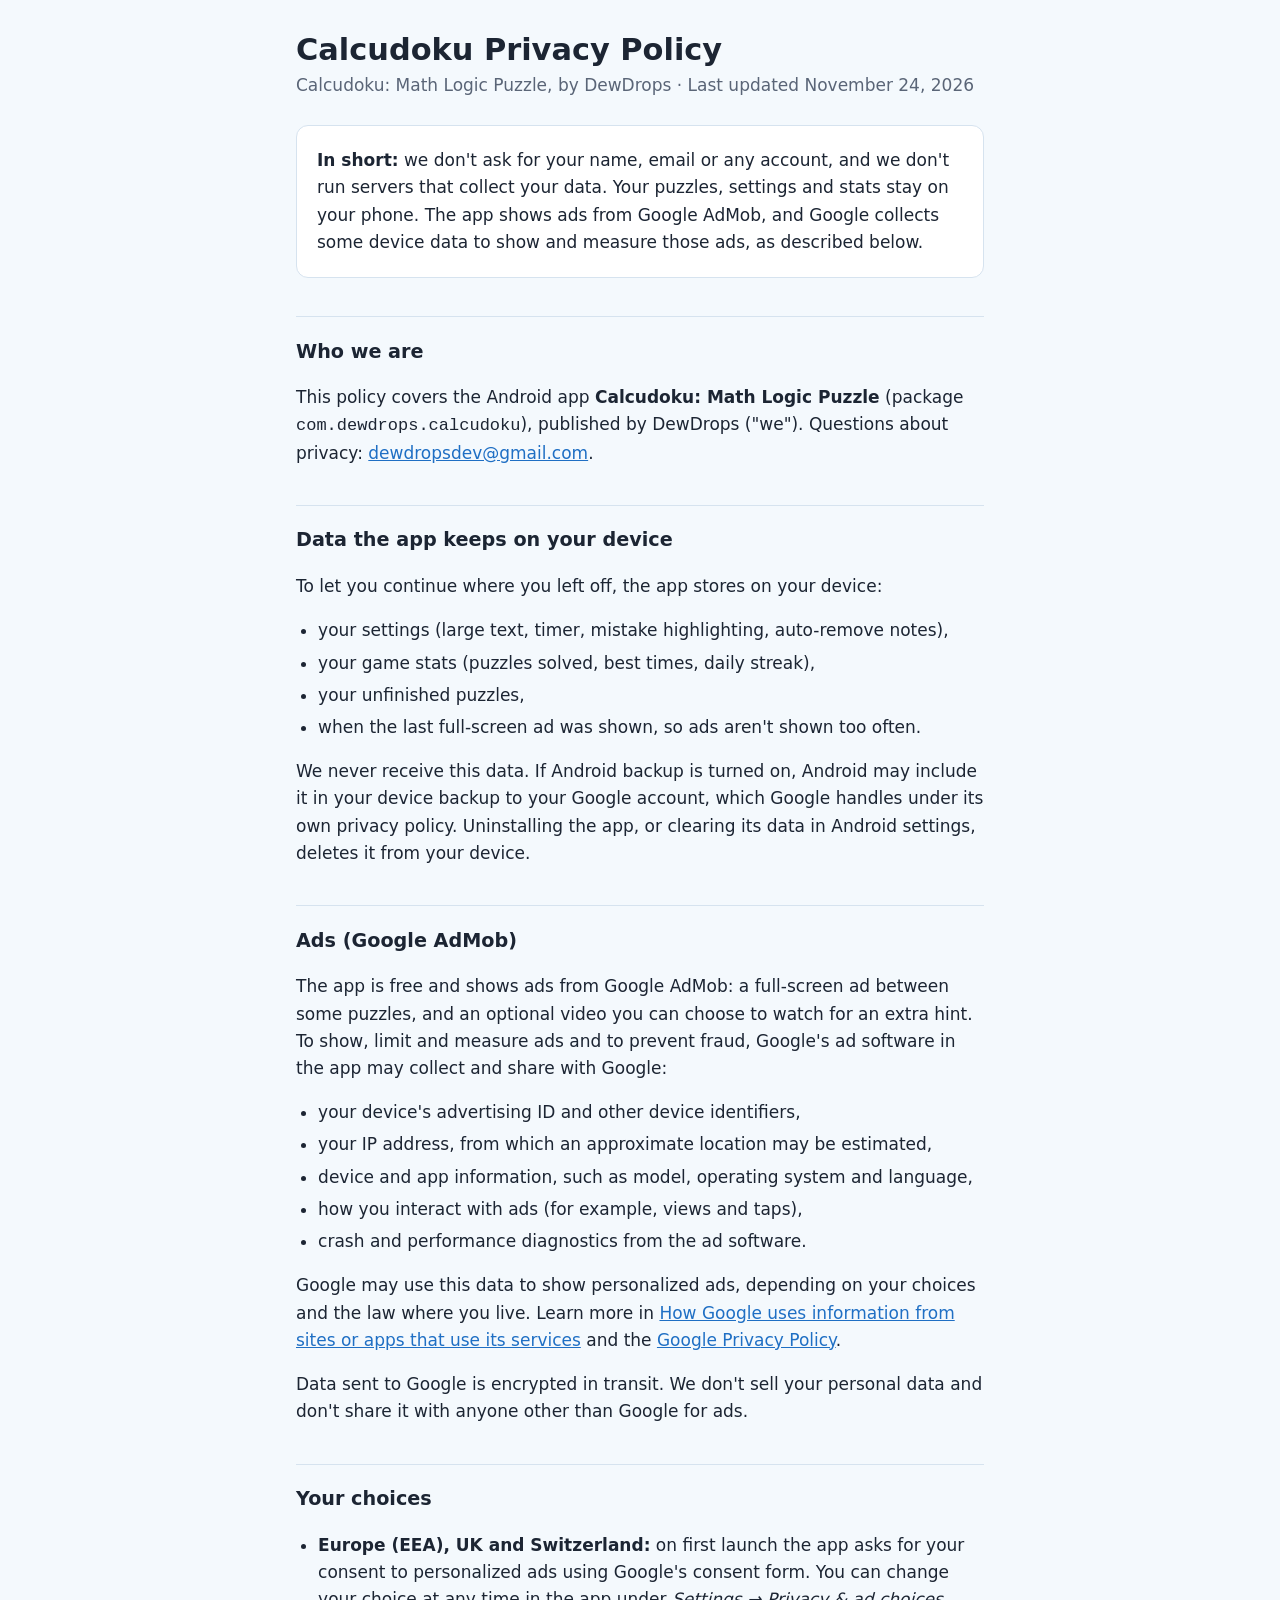
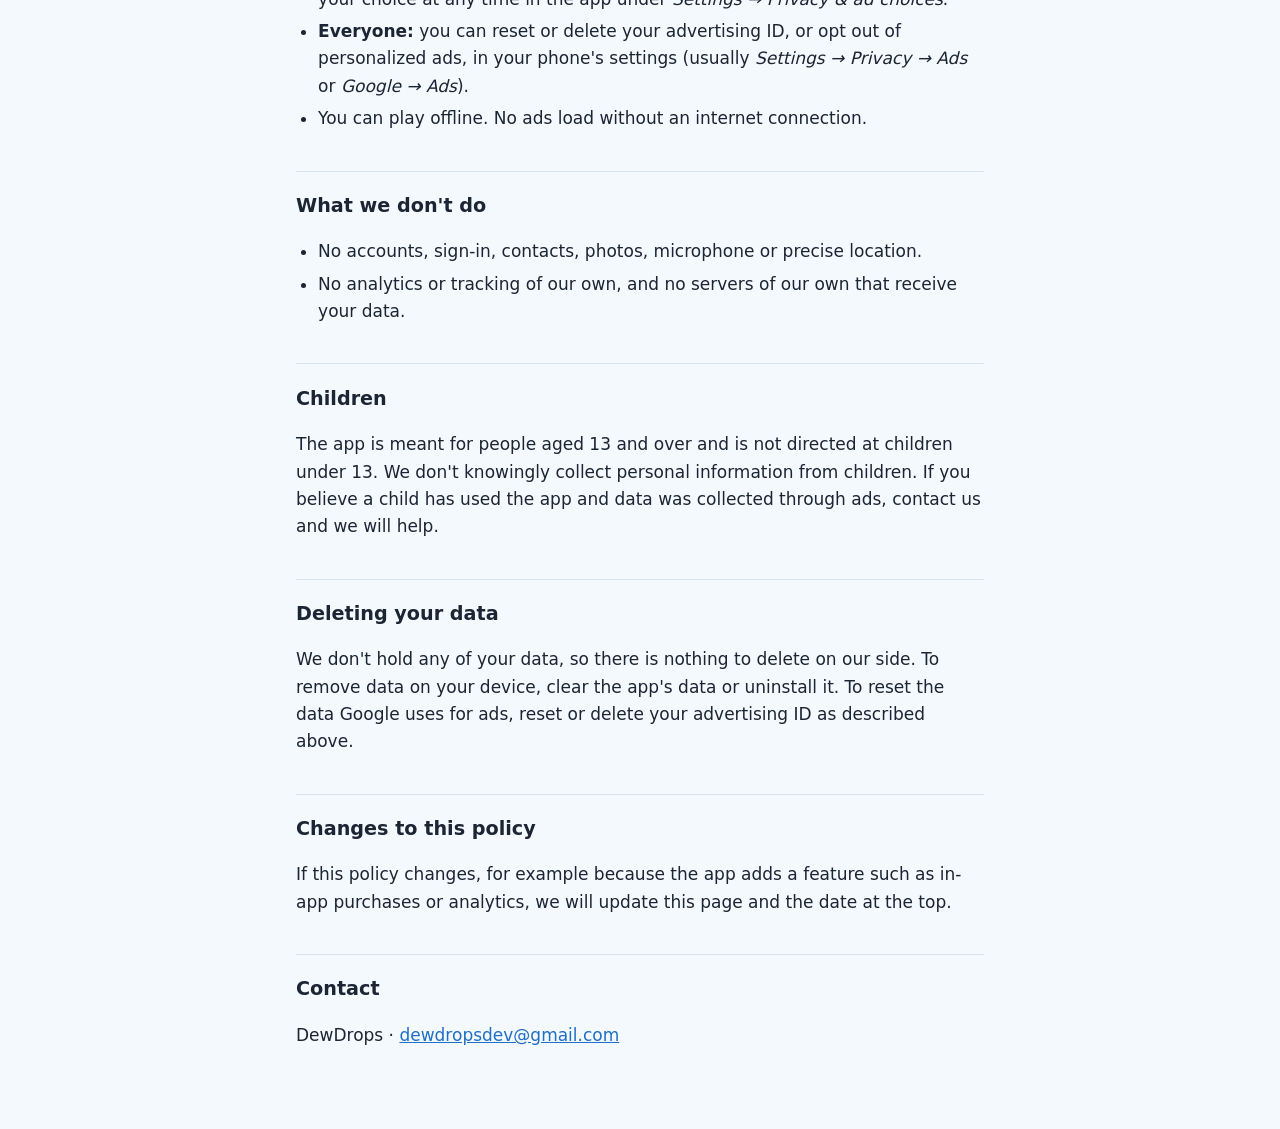
<file: calcudoku/privacy-policy.html>
<!doctype html>
<html lang="en">
<head>
<meta charset="utf-8">
<meta name="viewport" content="width=device-width, initial-scale=1">
<title>Calcudoku Privacy Policy</title>
<meta name="description" content="Privacy policy for Calcudoku: Math Logic Puzzle by DewDrops.">
<!--
  Source: store-listing/calcudoku/privacy-policy.html in github.com/mihabgit/DewDropsLogicPuzzles.
  Live copy: https://mihabgit.github.io/calcudoku/privacy-policy.html (repo mihabgit/mihabgit.github.io).
  Edit the source, copy it to the live repo, and keep it in step with the Data safety form in Play Console.
-->
<style>
  :root {
    --bg: #f4f9fd;
    --card: #ffffff;
    --text: #1c2533;
    --muted: #5a6577;
    --accent: #1f6fc4;
    --rule: #d6e3ef;
  }
  @media (prefers-color-scheme: dark) {
    :root:not([data-theme="light"]) {
      --bg: #0e1530;
      --card: #172246;
      --text: #e8eef8;
      --muted: #a3b0c6;
      --accent: #5cc2f2;
      --rule: #2a3760;
    }
  }
  :root[data-theme="dark"] {
    --bg: #0e1530;
    --card: #172246;
    --text: #e8eef8;
    --muted: #a3b0c6;
    --accent: #5cc2f2;
    --rule: #2a3760;
  }
  * { box-sizing: border-box; }
  body {
    margin: 0;
    background: var(--bg);
    color: var(--text);
    font: 17px/1.6 system-ui, -apple-system, "Segoe UI", Roboto, sans-serif;
  }
  main {
    max-width: 720px;
    margin: 0 auto;
    padding: 32px 16px 64px;
  }
  h1 { font-size: 1.9rem; line-height: 1.2; margin: 0 0 4px; }
  h2 { font-size: 1.2rem; margin: 2em 0 0.4em; padding-top: 1em; border-top: 1px solid var(--rule); }
  .meta { color: var(--muted); margin: 0 0 1.5em; }
  .summary {
    background: var(--card);
    border: 1px solid var(--rule);
    border-radius: 12px;
    padding: 4px 20px;
  }
  a { color: var(--accent); overflow-wrap: anywhere; }
  ul { padding-left: 1.3em; }
  li { margin: 0.3em 0; }
</style>
</head>
<body>
<main>
  <h1>Calcudoku Privacy Policy</h1>
  <p class="meta">Calcudoku: Math Logic Puzzle, by DewDrops · Last updated November 24, 2026</p>

  <div class="summary">
    <p><strong>In short:</strong> we don't ask for your name, email or any account, and we don't run servers
    that collect your data. Your puzzles, settings and stats stay on your phone. The app shows ads from
    Google AdMob, and Google collects some device data to show and measure those ads, as described below.</p>
  </div>

  <h2>Who we are</h2>
  <p>This policy covers the Android app <strong>Calcudoku: Math Logic Puzzle</strong> (package
  <code>com.dewdrops.calcudoku</code>), published by DewDrops ("we"). Questions about privacy:
  <a href="mailto:dewdropsdev@gmail.com">dewdropsdev@gmail.com</a>.</p>

  <h2>Data the app keeps on your device</h2>
  <p>To let you continue where you left off, the app stores on your device:</p>
  <ul>
    <li>your settings (large text, timer, mistake highlighting, auto-remove notes),</li>
    <li>your game stats (puzzles solved, best times, daily streak),</li>
    <li>your unfinished puzzles,</li>
    <li>when the last full-screen ad was shown, so ads aren't shown too often.</li>
  </ul>
  <p>We never receive this data. If Android backup is turned on, Android may include it in your device
  backup to your Google account, which Google handles under its own privacy policy. Uninstalling the app,
  or clearing its data in Android settings, deletes it from your device.</p>

  <h2>Ads (Google AdMob)</h2>
  <p>The app is free and shows ads from Google AdMob: a full-screen ad between some puzzles, and an
  optional video you can choose to watch for an extra hint. To show, limit and measure ads and to prevent
  fraud, Google's ad software in the app may collect and share with Google:</p>
  <ul>
    <li>your device's advertising ID and other device identifiers,</li>
    <li>your IP address, from which an approximate location may be estimated,</li>
    <li>device and app information, such as model, operating system and language,</li>
    <li>how you interact with ads (for example, views and taps),</li>
    <li>crash and performance diagnostics from the ad software.</li>
  </ul>
  <p>Google may use this data to show personalized ads, depending on your choices and the law where you
  live. Learn more in
  <a href="https://policies.google.com/technologies/partner-sites">How Google uses information from sites or apps that use its services</a>
  and the <a href="https://policies.google.com/privacy">Google Privacy Policy</a>.</p>
  <p>Data sent to Google is encrypted in transit. We don't sell your personal data and don't share it
  with anyone other than Google for ads.</p>

  <h2>Your choices</h2>
  <ul>
    <li><strong>Europe (EEA), UK and Switzerland:</strong> on first launch the app asks for your consent
      to personalized ads using Google's consent form. You can change your choice at any time in the app
      under <em>Settings → Privacy &amp; ad choices</em>.</li>
    <li><strong>Everyone:</strong> you can reset or delete your advertising ID, or opt out of
      personalized ads, in your phone's settings (usually <em>Settings → Privacy → Ads</em> or
      <em>Google → Ads</em>).</li>
    <li>You can play offline. No ads load without an internet connection.</li>
  </ul>

  <h2>What we don't do</h2>
  <ul>
    <li>No accounts, sign-in, contacts, photos, microphone or precise location.</li>
    <li>No analytics or tracking of our own, and no servers of our own that receive your data.</li>
  </ul>

  <h2>Children</h2>
  <p>The app is meant for people aged 13 and over and is not directed at children under 13. We don't
  knowingly collect personal information from children. If you believe a child has used the app and
  data was collected through ads, contact us and we will help.</p>

  <h2>Deleting your data</h2>
  <p>We don't hold any of your data, so there is nothing to delete on our side. To remove data on your
  device, clear the app's data or uninstall it. To reset the data Google uses for ads, reset or delete
  your advertising ID as described above.</p>

  <h2>Changes to this policy</h2>
  <p>If this policy changes, for example because the app adds a feature such as in-app purchases or
  analytics, we will update this page and the date at the top.</p>

  <h2>Contact</h2>
  <p>DewDrops · <a href="mailto:dewdropsdev@gmail.com">dewdropsdev@gmail.com</a></p>
</main>
</body>
</html>
</file>
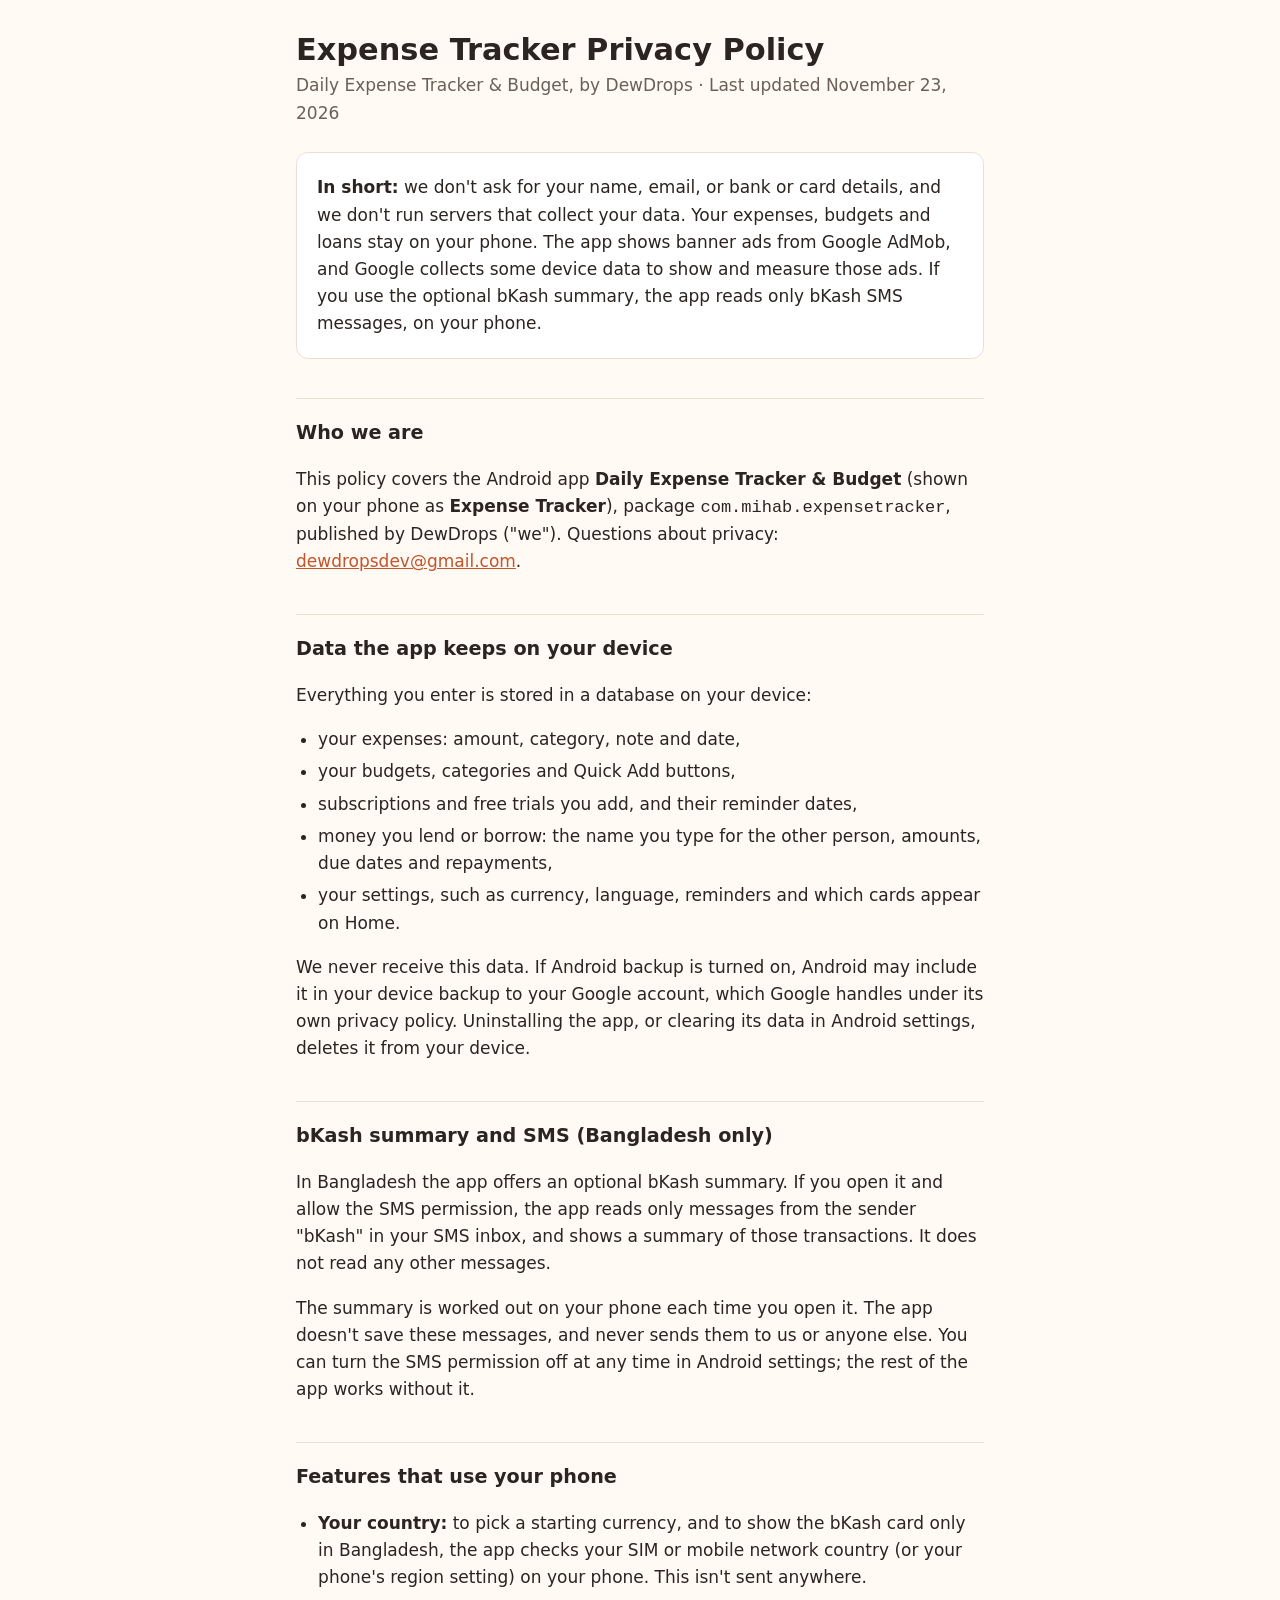
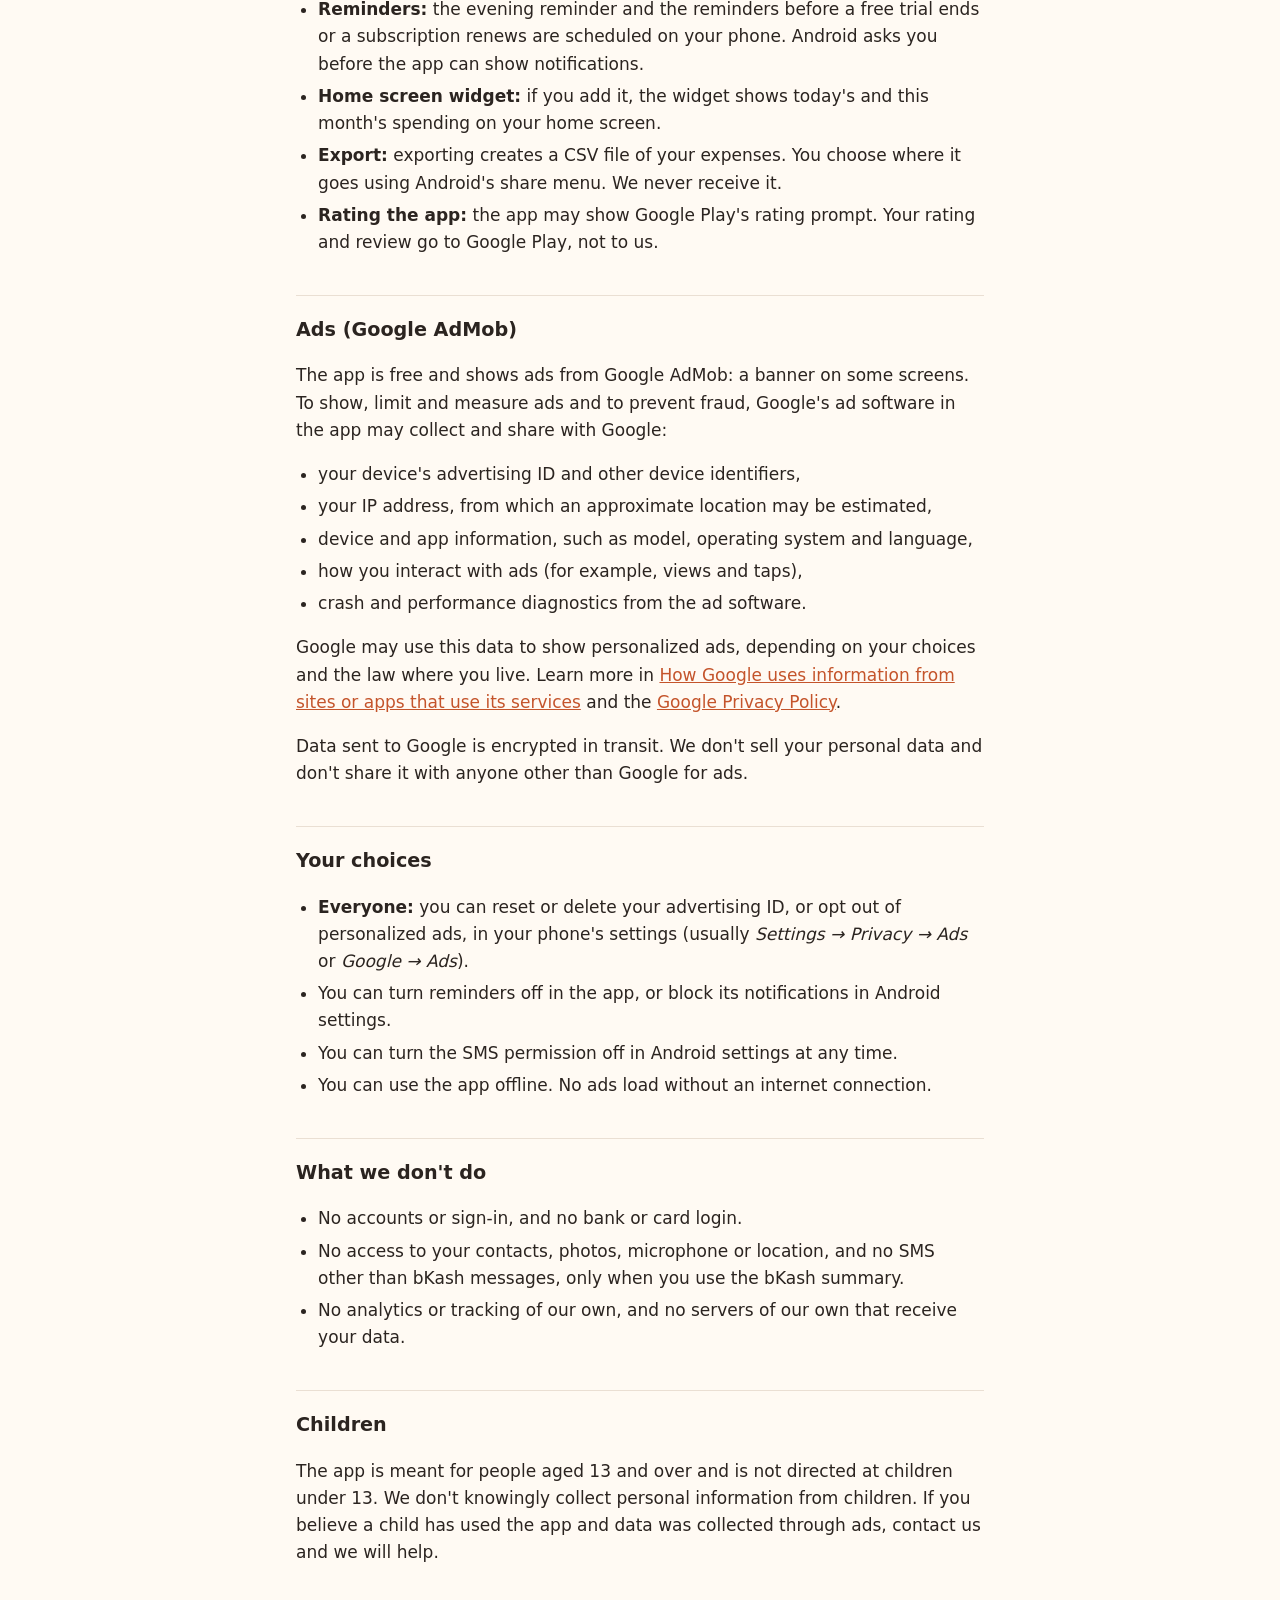
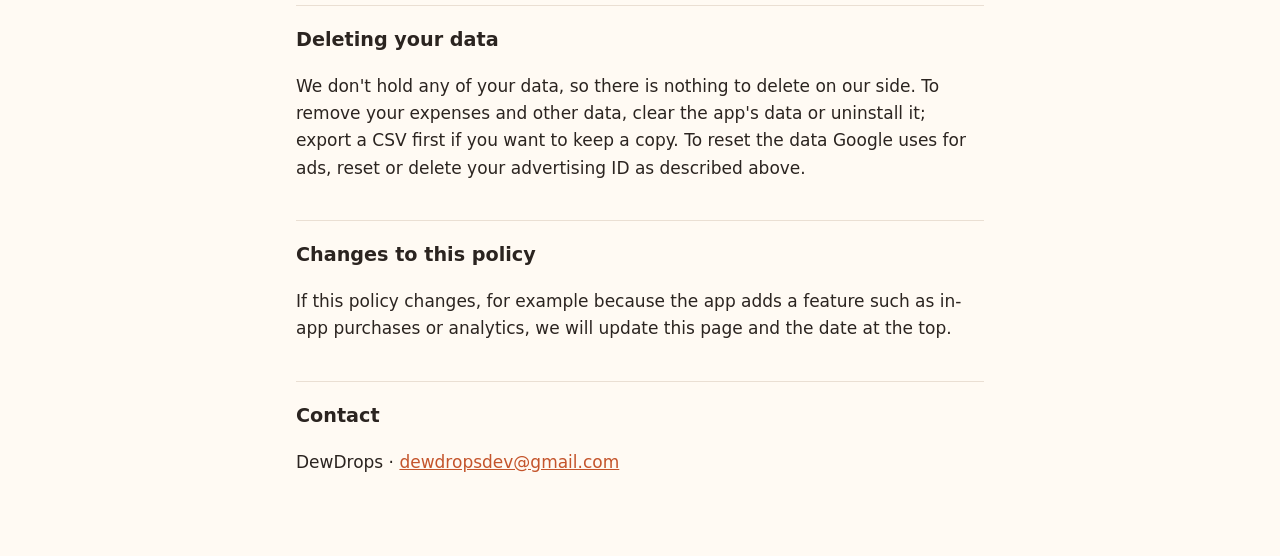
<file: expense-tracker/privacy-policy.html>
<!doctype html>
<html lang="en">
<head>
<meta charset="utf-8">
<meta name="viewport" content="width=device-width, initial-scale=1">
<title>Expense Tracker Privacy Policy</title>
<meta name="description" content="Privacy policy for Daily Expense Tracker &amp; Budget by DewDrops.">
<!--
  Generated alongside the Futoshiki policy. Keep it in step with the app's code and with
  its Data safety form in Play Console: if the app adds an SDK, permission or feature
  that touches user data, update this page and the date above.
-->
<style>
  :root {
    --bg: #fffaf3;
    --card: #ffffff;
    --text: #2b2420;
    --muted: #6b5f57;
    --accent: #c4542b;
    --rule: #eadfd3;
  }
  @media (prefers-color-scheme: dark) {
    :root:not([data-theme="light"]) {
      --bg: #1c1816;
      --card: #26211e;
      --text: #f2ebe4;
      --muted: #b5a99f;
      --accent: #f08a5d;
      --rule: #3a322d;
    }
  }
  :root[data-theme="dark"] {
    --bg: #1c1816;
    --card: #26211e;
    --text: #f2ebe4;
    --muted: #b5a99f;
    --accent: #f08a5d;
    --rule: #3a322d;
  }
  * { box-sizing: border-box; }
  body {
    margin: 0;
    background: var(--bg);
    color: var(--text);
    font: 17px/1.6 system-ui, -apple-system, "Segoe UI", Roboto, sans-serif;
  }
  main {
    max-width: 720px;
    margin: 0 auto;
    padding: 32px 16px 64px;
  }
  h1 { font-size: 1.9rem; line-height: 1.2; margin: 0 0 4px; }
  h2 { font-size: 1.2rem; margin: 2em 0 0.4em; padding-top: 1em; border-top: 1px solid var(--rule); }
  .meta { color: var(--muted); margin: 0 0 1.5em; }
  .summary {
    background: var(--card);
    border: 1px solid var(--rule);
    border-radius: 12px;
    padding: 4px 20px;
  }
  a { color: var(--accent); overflow-wrap: anywhere; }
  ul { padding-left: 1.3em; }
  li { margin: 0.3em 0; }
</style>
</head>
<body>
<main>
  <h1>Expense Tracker Privacy Policy</h1>
  <p class="meta">Daily Expense Tracker &amp; Budget, by DewDrops · Last updated November 23, 2026</p>

  <div class="summary">
    <p><strong>In short:</strong> we don't ask for your name, email, or bank or card details, and we don't run servers that collect your data. Your expenses, budgets and loans stay on your phone. The app shows banner ads from Google AdMob, and Google collects some device data to show and measure those ads. If you use the optional bKash summary, the app reads only bKash SMS messages, on your phone.</p>
  </div>

  <h2>Who we are</h2>
  <p>This policy covers the Android app <strong>Daily Expense Tracker &amp; Budget</strong> (shown on your phone as <strong>Expense Tracker</strong>), package
  <code>com.mihab.expensetracker</code>, published by DewDrops ("we"). Questions about privacy: <a href="mailto:dewdropsdev@gmail.com">dewdropsdev@gmail.com</a>.</p>
  <h2>Data the app keeps on your device</h2>
  <p>Everything you enter is stored in a database on your device:</p>
  <ul>
    <li>your expenses: amount, category, note and date,</li>
    <li>your budgets, categories and Quick Add buttons,</li>
    <li>subscriptions and free trials you add, and their reminder dates,</li>
    <li>money you lend or borrow: the name you type for the other person, amounts, due dates and repayments,</li>
    <li>your settings, such as currency, language, reminders and which cards appear on Home.</li>
  </ul>
  <p>We never receive this data. If Android backup is turned on, Android may include it in your device backup to your Google account, which Google handles under its own privacy policy. Uninstalling the app, or clearing its data in Android settings, deletes it from your device.</p>
  <h2>bKash summary and SMS (Bangladesh only)</h2>
  <p>In Bangladesh the app offers an optional bKash summary. If you open it and allow the SMS permission, the app reads only messages from the sender "bKash" in your SMS inbox, and shows a summary of those transactions. It does not read any other messages.</p>
  <p>The summary is worked out on your phone each time you open it. The app doesn't save these messages, and never sends them to us or anyone else. You can turn the SMS permission off at any time in Android settings; the rest of the app works without it.</p>
  <h2>Features that use your phone</h2>
  <ul>
    <li><strong>Your country:</strong> to pick a starting currency, and to show the bKash card only in Bangladesh, the app checks your SIM or mobile network country (or your phone's region setting) on your phone. This isn't sent anywhere.</li>
    <li><strong>Reminders:</strong> the evening reminder and the reminders before a free trial ends or a subscription renews are scheduled on your phone. Android asks you before the app can show notifications.</li>
    <li><strong>Home screen widget:</strong> if you add it, the widget shows today's and this month's spending on your home screen.</li>
    <li><strong>Export:</strong> exporting creates a CSV file of your expenses. You choose where it goes using Android's share menu. We never receive it.</li>
    <li><strong>Rating the app:</strong> the app may show Google Play's rating prompt. Your rating and review go to Google Play, not to us.</li>
  </ul>
  <h2>Ads (Google AdMob)</h2>
  <p>The app is free and shows ads from Google AdMob: a banner on some screens. To show, limit and measure ads and to prevent fraud, Google's ad software in the app may collect and share with Google:</p>
  <ul>
    <li>your device's advertising ID and other device identifiers,</li>
    <li>your IP address, from which an approximate location may be estimated,</li>
    <li>device and app information, such as model, operating system and language,</li>
    <li>how you interact with ads (for example, views and taps),</li>
    <li>crash and performance diagnostics from the ad software.</li>
  </ul>
  <p>Google may use this data to show personalized ads, depending on your choices and the law where you
  live. Learn more in
  <a href="https://policies.google.com/technologies/partner-sites">How Google uses information from sites or apps that use its services</a>
  and the <a href="https://policies.google.com/privacy">Google Privacy Policy</a>.</p>
  <p>Data sent to Google is encrypted in transit. We don't sell your personal data and don't share it
  with anyone other than Google for ads.</p>
  <h2>Your choices</h2>
  <ul>
    <li><strong>Everyone:</strong> you can reset or delete your advertising ID, or opt out of personalized ads, in your phone's settings (usually <em>Settings → Privacy → Ads</em> or <em>Google → Ads</em>).</li>
    <li>You can turn reminders off in the app, or block its notifications in Android settings.</li>
    <li>You can turn the SMS permission off in Android settings at any time.</li>
    <li>You can use the app offline. No ads load without an internet connection.</li>
  </ul>
  <h2>What we don't do</h2>
  <ul>
    <li>No accounts or sign-in, and no bank or card login.</li>
    <li>No access to your contacts, photos, microphone or location, and no SMS other than bKash messages, only when you use the bKash summary.</li>
    <li>No analytics or tracking of our own, and no servers of our own that receive your data.</li>
  </ul>
  <h2>Children</h2>
  <p>The app is meant for people aged 13 and over and is not directed at children under 13. We don't knowingly collect personal information from children. If you believe a child has used the app and data was collected through ads, contact us and we will help.</p>
  <h2>Deleting your data</h2>
  <p>We don't hold any of your data, so there is nothing to delete on our side. To remove your expenses and other data, clear the app's data or uninstall it; export a CSV first if you want to keep a copy. To reset the data Google uses for ads, reset or delete your advertising ID as described above.</p>
  <h2>Changes to this policy</h2>
  <p>If this policy changes, for example because the app adds a feature such as in-app purchases or analytics, we will update this page and the date at the top.</p>
  <h2>Contact</h2>
  <p>DewDrops · <a href="mailto:dewdropsdev@gmail.com">dewdropsdev@gmail.com</a></p>
</main>
</body>
</html>
</file>
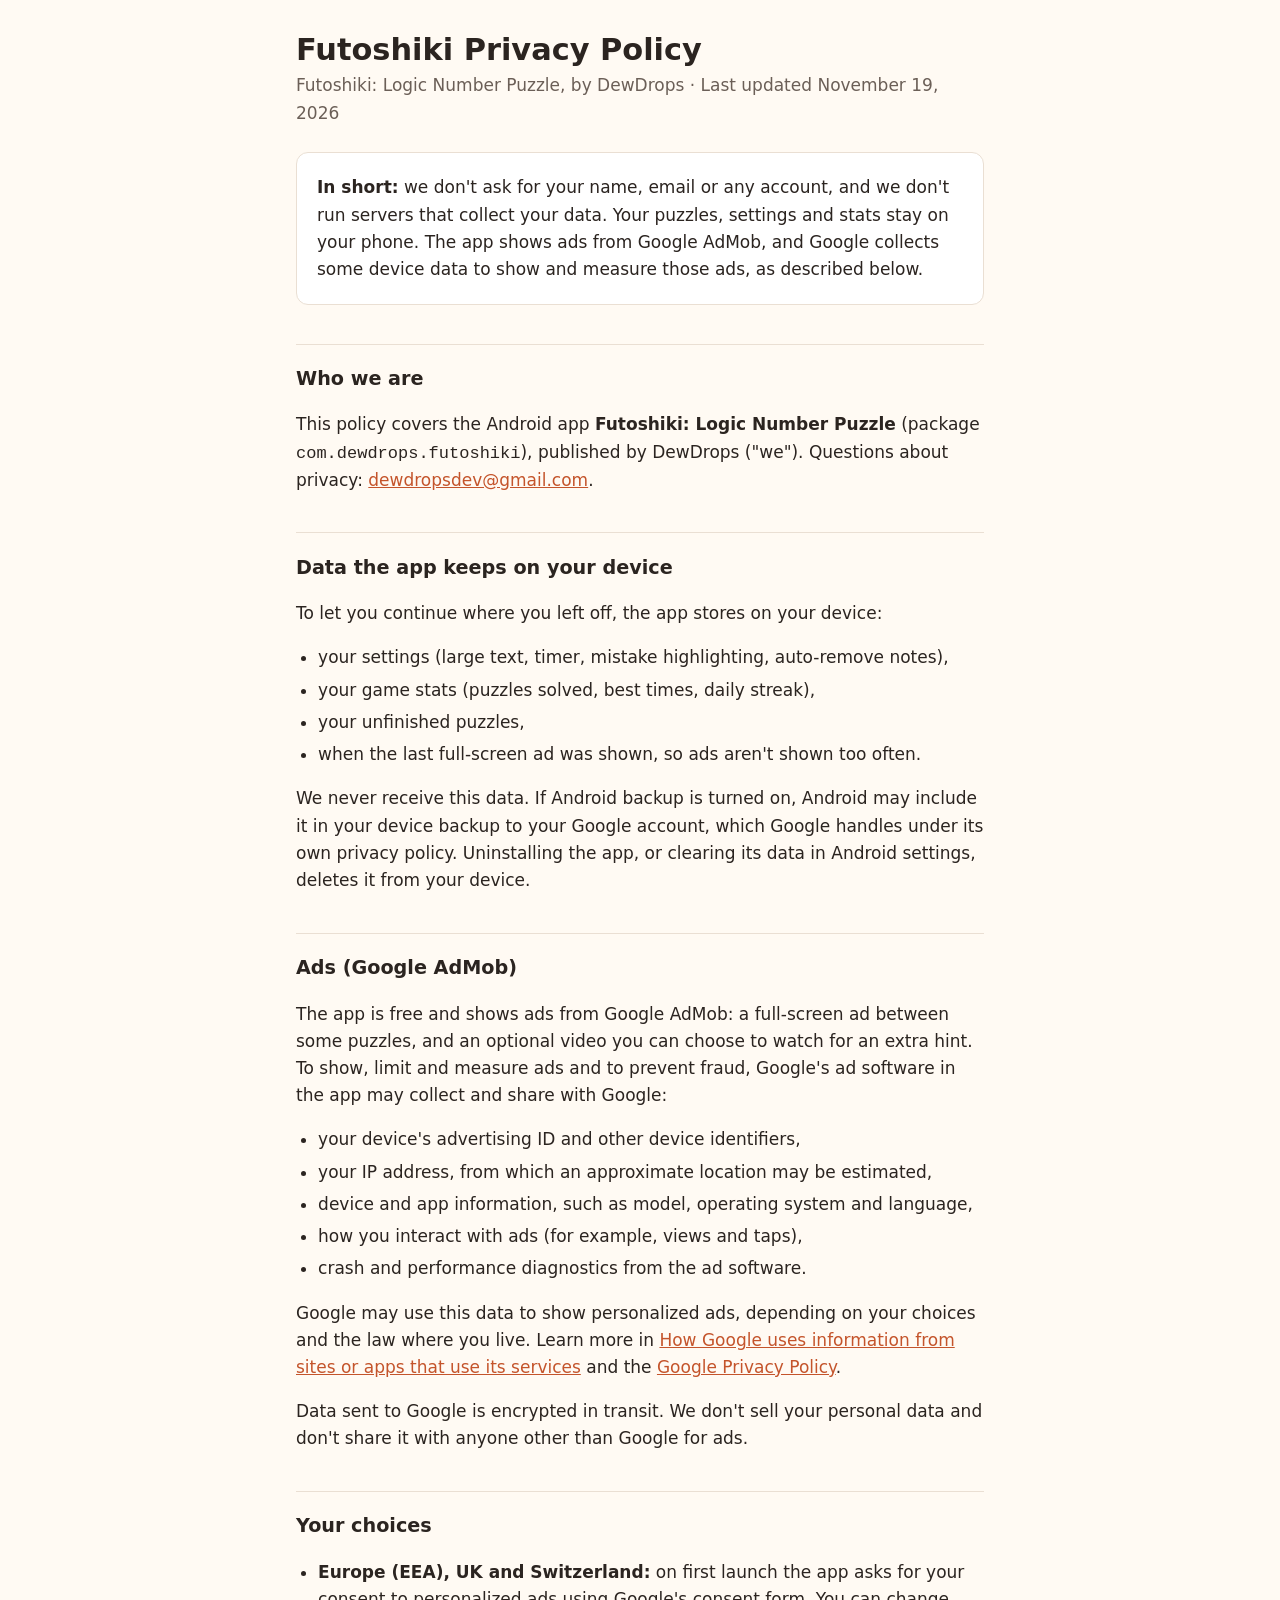
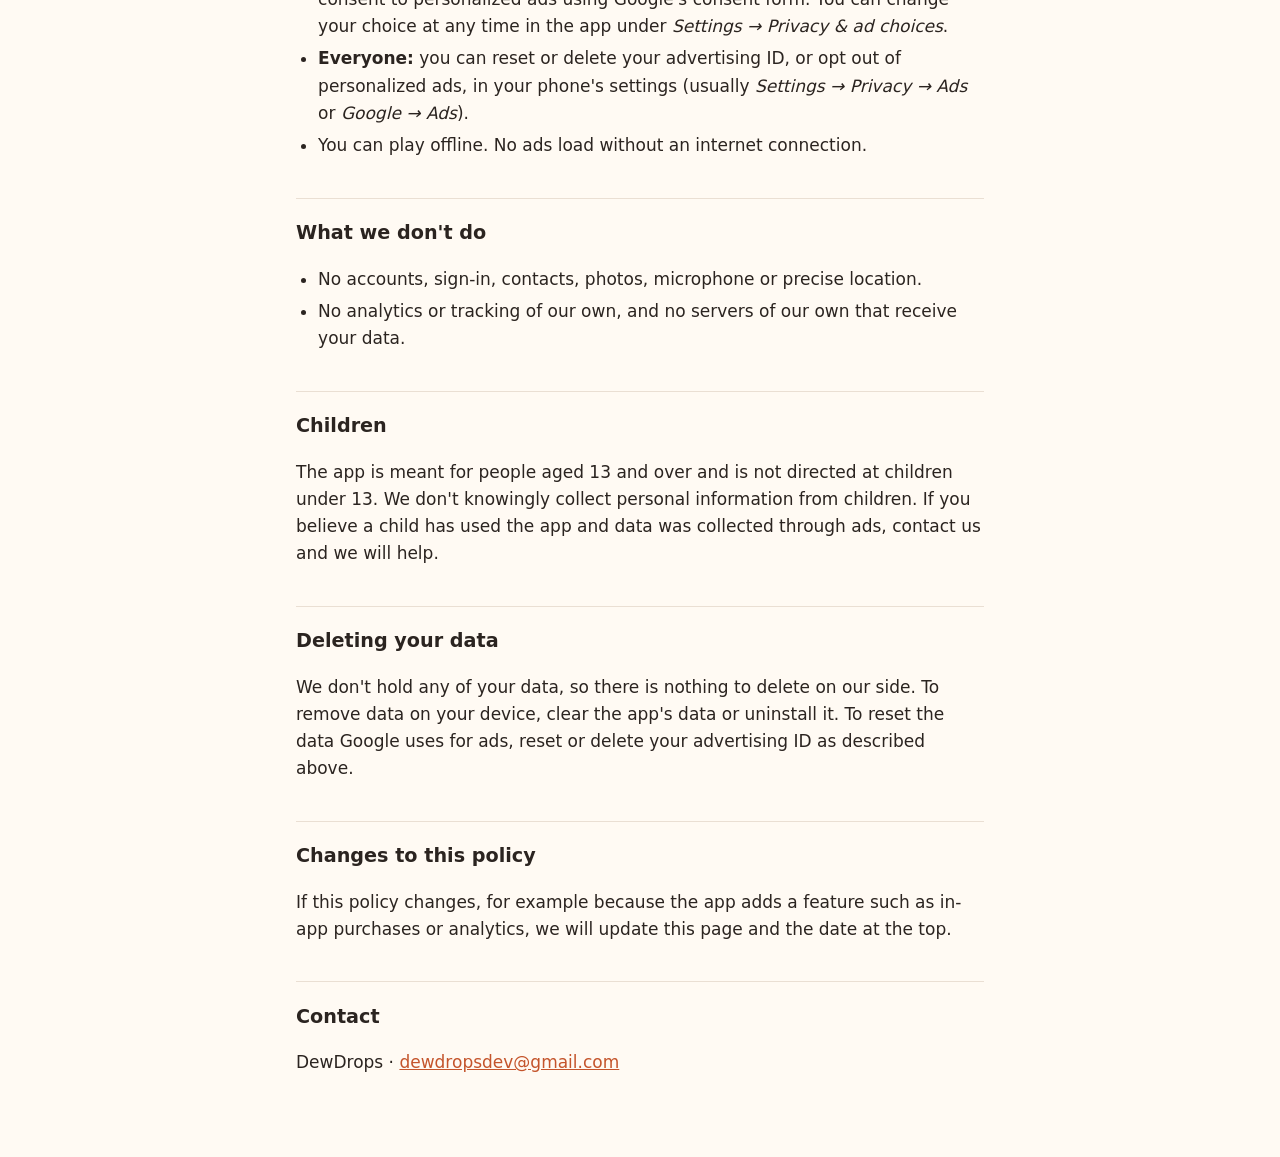
<file: futoshiki/privacy-policy.html>
<!doctype html>
<html lang="en">
<head>
<meta charset="utf-8">
<meta name="viewport" content="width=device-width, initial-scale=1">
<title>Futoshiki Privacy Policy</title>
<meta name="description" content="Privacy policy for Futoshiki: Logic Number Puzzle by DewDrops.">
<!--
  Source: store-listing/privacy-policy.html in github.com/mihabgit/DewDropsLogicPuzzles.
  Live copy: https://mihabgit.github.io/futoshiki/privacy-policy.html (repo mihabgit/mihabgit.github.io).
  Edit the source, copy it to the live repo, and keep it in step with the Data safety form in Play Console.
-->
<style>
  :root {
    --bg: #fffaf3;
    --card: #ffffff;
    --text: #2b2420;
    --muted: #6b5f57;
    --accent: #c4542b;
    --rule: #eadfd3;
  }
  @media (prefers-color-scheme: dark) {
    :root:not([data-theme="light"]) {
      --bg: #1c1816;
      --card: #26211e;
      --text: #f2ebe4;
      --muted: #b5a99f;
      --accent: #f08a5d;
      --rule: #3a322d;
    }
  }
  :root[data-theme="dark"] {
    --bg: #1c1816;
    --card: #26211e;
    --text: #f2ebe4;
    --muted: #b5a99f;
    --accent: #f08a5d;
    --rule: #3a322d;
  }
  * { box-sizing: border-box; }
  body {
    margin: 0;
    background: var(--bg);
    color: var(--text);
    font: 17px/1.6 system-ui, -apple-system, "Segoe UI", Roboto, sans-serif;
  }
  main {
    max-width: 720px;
    margin: 0 auto;
    padding: 32px 16px 64px;
  }
  h1 { font-size: 1.9rem; line-height: 1.2; margin: 0 0 4px; }
  h2 { font-size: 1.2rem; margin: 2em 0 0.4em; padding-top: 1em; border-top: 1px solid var(--rule); }
  .meta { color: var(--muted); margin: 0 0 1.5em; }
  .summary {
    background: var(--card);
    border: 1px solid var(--rule);
    border-radius: 12px;
    padding: 4px 20px;
  }
  a { color: var(--accent); overflow-wrap: anywhere; }
  ul { padding-left: 1.3em; }
  li { margin: 0.3em 0; }
</style>
</head>
<body>
<main>
  <h1>Futoshiki Privacy Policy</h1>
  <p class="meta">Futoshiki: Logic Number Puzzle, by DewDrops · Last updated November 19, 2026</p>

  <div class="summary">
    <p><strong>In short:</strong> we don't ask for your name, email or any account, and we don't run servers
    that collect your data. Your puzzles, settings and stats stay on your phone. The app shows ads from
    Google AdMob, and Google collects some device data to show and measure those ads, as described below.</p>
  </div>

  <h2>Who we are</h2>
  <p>This policy covers the Android app <strong>Futoshiki: Logic Number Puzzle</strong> (package
  <code>com.dewdrops.futoshiki</code>), published by DewDrops ("we"). Questions about privacy:
  <a href="mailto:dewdropsdev@gmail.com">dewdropsdev@gmail.com</a>.</p>

  <h2>Data the app keeps on your device</h2>
  <p>To let you continue where you left off, the app stores on your device:</p>
  <ul>
    <li>your settings (large text, timer, mistake highlighting, auto-remove notes),</li>
    <li>your game stats (puzzles solved, best times, daily streak),</li>
    <li>your unfinished puzzles,</li>
    <li>when the last full-screen ad was shown, so ads aren't shown too often.</li>
  </ul>
  <p>We never receive this data. If Android backup is turned on, Android may include it in your device
  backup to your Google account, which Google handles under its own privacy policy. Uninstalling the app,
  or clearing its data in Android settings, deletes it from your device.</p>

  <h2>Ads (Google AdMob)</h2>
  <p>The app is free and shows ads from Google AdMob: a full-screen ad between some puzzles, and an
  optional video you can choose to watch for an extra hint. To show, limit and measure ads and to prevent
  fraud, Google's ad software in the app may collect and share with Google:</p>
  <ul>
    <li>your device's advertising ID and other device identifiers,</li>
    <li>your IP address, from which an approximate location may be estimated,</li>
    <li>device and app information, such as model, operating system and language,</li>
    <li>how you interact with ads (for example, views and taps),</li>
    <li>crash and performance diagnostics from the ad software.</li>
  </ul>
  <p>Google may use this data to show personalized ads, depending on your choices and the law where you
  live. Learn more in
  <a href="https://policies.google.com/technologies/partner-sites">How Google uses information from sites or apps that use its services</a>
  and the <a href="https://policies.google.com/privacy">Google Privacy Policy</a>.</p>
  <p>Data sent to Google is encrypted in transit. We don't sell your personal data and don't share it
  with anyone other than Google for ads.</p>

  <h2>Your choices</h2>
  <ul>
    <li><strong>Europe (EEA), UK and Switzerland:</strong> on first launch the app asks for your consent
      to personalized ads using Google's consent form. You can change your choice at any time in the app
      under <em>Settings → Privacy &amp; ad choices</em>.</li>
    <li><strong>Everyone:</strong> you can reset or delete your advertising ID, or opt out of
      personalized ads, in your phone's settings (usually <em>Settings → Privacy → Ads</em> or
      <em>Google → Ads</em>).</li>
    <li>You can play offline. No ads load without an internet connection.</li>
  </ul>

  <h2>What we don't do</h2>
  <ul>
    <li>No accounts, sign-in, contacts, photos, microphone or precise location.</li>
    <li>No analytics or tracking of our own, and no servers of our own that receive your data.</li>
  </ul>

  <h2>Children</h2>
  <p>The app is meant for people aged 13 and over and is not directed at children under 13. We don't
  knowingly collect personal information from children. If you believe a child has used the app and
  data was collected through ads, contact us and we will help.</p>

  <h2>Deleting your data</h2>
  <p>We don't hold any of your data, so there is nothing to delete on our side. To remove data on your
  device, clear the app's data or uninstall it. To reset the data Google uses for ads, reset or delete
  your advertising ID as described above.</p>

  <h2>Changes to this policy</h2>
  <p>If this policy changes, for example because the app adds a feature such as in-app purchases or
  analytics, we will update this page and the date at the top.</p>

  <h2>Contact</h2>
  <p>DewDrops · <a href="mailto:dewdropsdev@gmail.com">dewdropsdev@gmail.com</a></p>
</main>
</body>
</html>
</file>
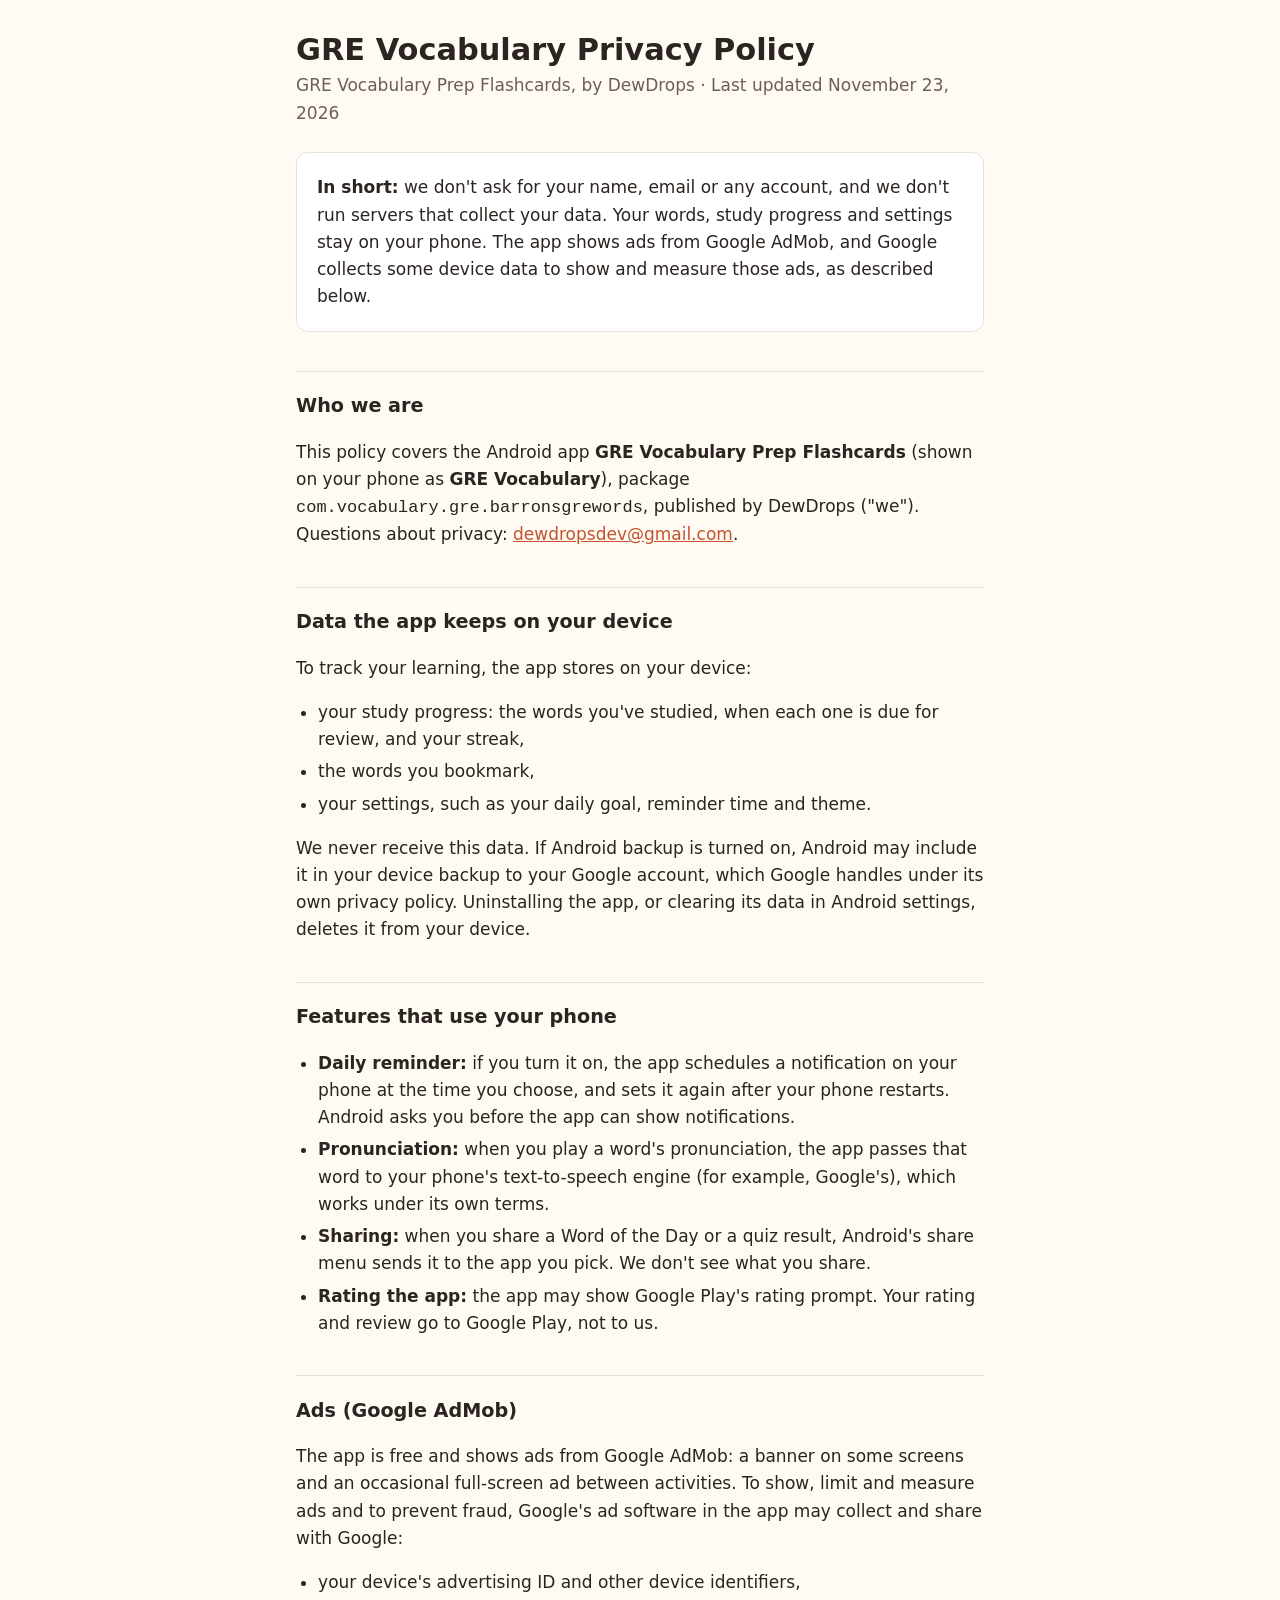
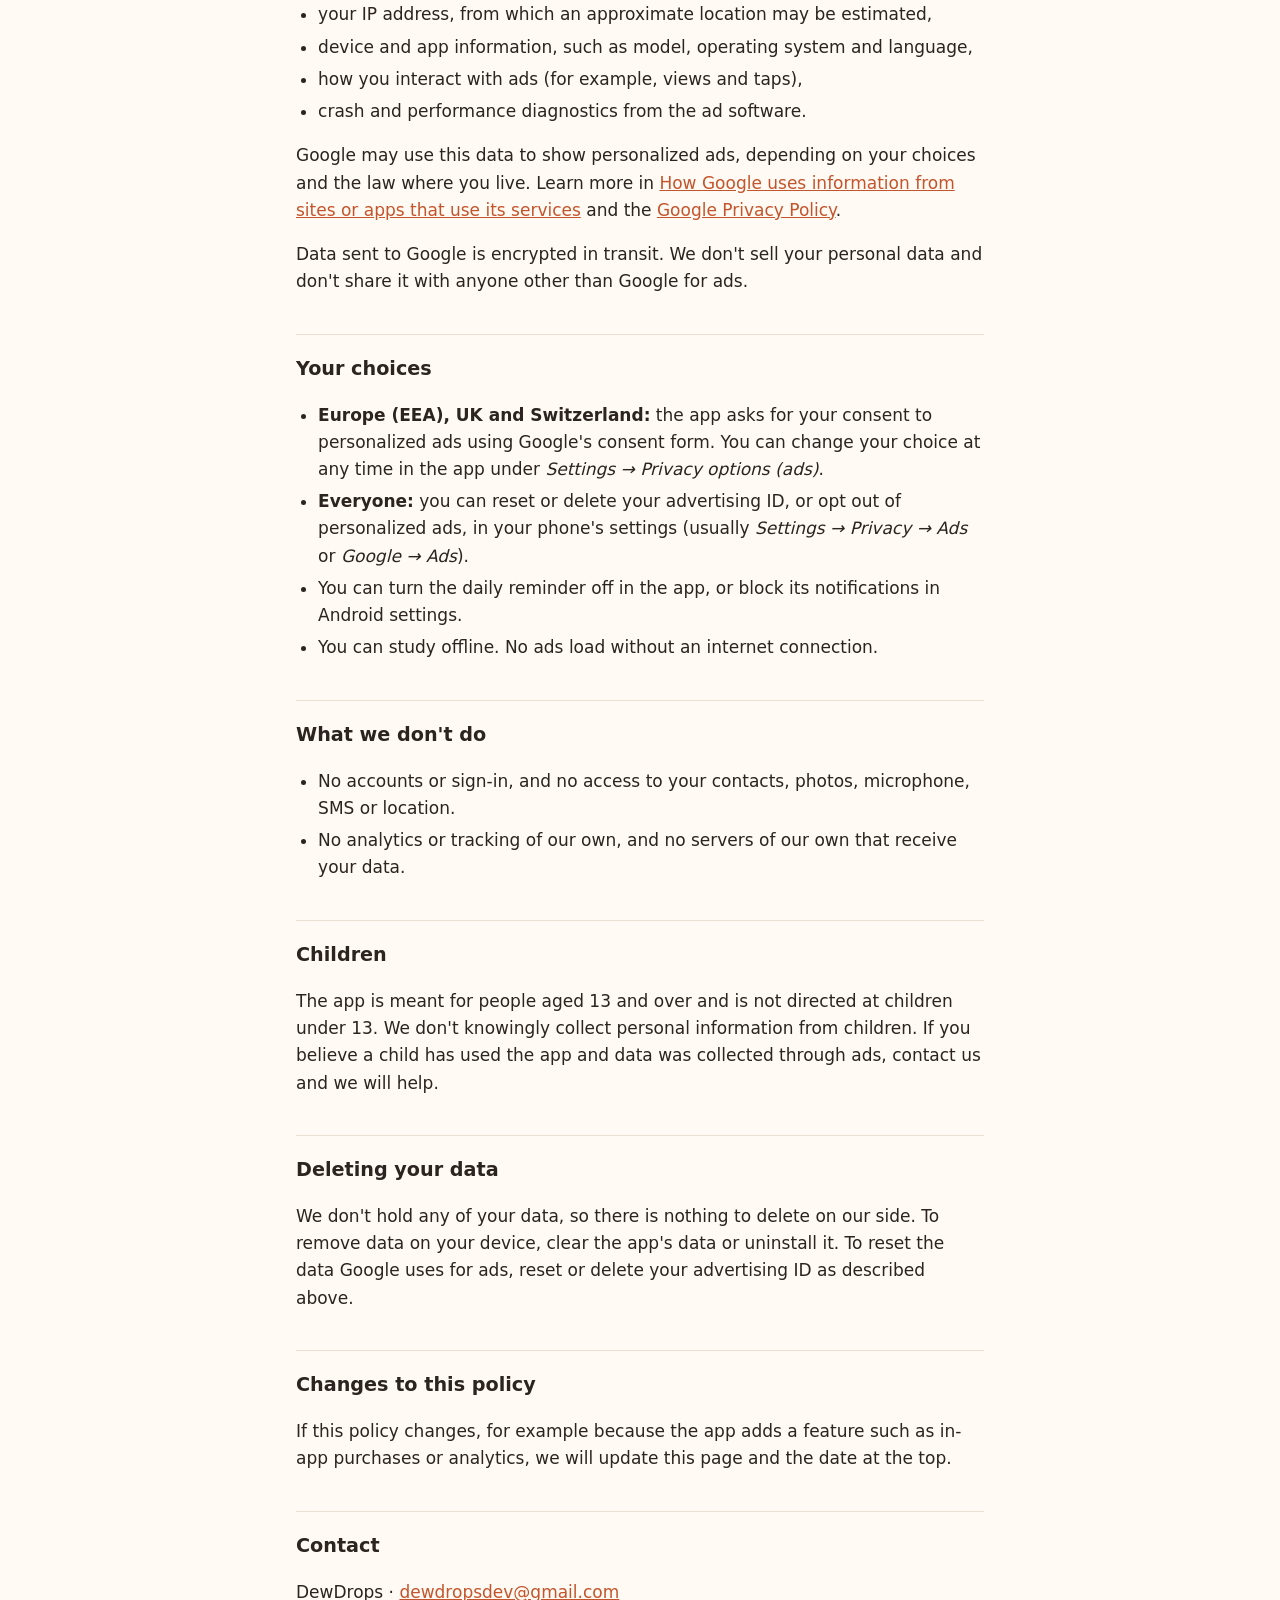
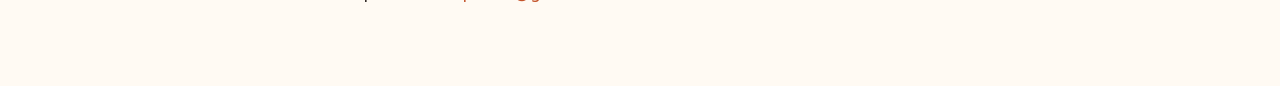
<file: gre-vocabulary/privacy-policy.html>
<!doctype html>
<html lang="en">
<head>
<meta charset="utf-8">
<meta name="viewport" content="width=device-width, initial-scale=1">
<title>GRE Vocabulary Privacy Policy</title>
<meta name="description" content="Privacy policy for GRE Vocabulary Prep Flashcards by DewDrops.">
<!--
  Generated alongside the Futoshiki policy. Keep it in step with the app's code and with
  its Data safety form in Play Console: if the app adds an SDK, permission or feature
  that touches user data, update this page and the date above.
-->
<style>
  :root {
    --bg: #fffaf3;
    --card: #ffffff;
    --text: #2b2420;
    --muted: #6b5f57;
    --accent: #c4542b;
    --rule: #eadfd3;
  }
  @media (prefers-color-scheme: dark) {
    :root:not([data-theme="light"]) {
      --bg: #1c1816;
      --card: #26211e;
      --text: #f2ebe4;
      --muted: #b5a99f;
      --accent: #f08a5d;
      --rule: #3a322d;
    }
  }
  :root[data-theme="dark"] {
    --bg: #1c1816;
    --card: #26211e;
    --text: #f2ebe4;
    --muted: #b5a99f;
    --accent: #f08a5d;
    --rule: #3a322d;
  }
  * { box-sizing: border-box; }
  body {
    margin: 0;
    background: var(--bg);
    color: var(--text);
    font: 17px/1.6 system-ui, -apple-system, "Segoe UI", Roboto, sans-serif;
  }
  main {
    max-width: 720px;
    margin: 0 auto;
    padding: 32px 16px 64px;
  }
  h1 { font-size: 1.9rem; line-height: 1.2; margin: 0 0 4px; }
  h2 { font-size: 1.2rem; margin: 2em 0 0.4em; padding-top: 1em; border-top: 1px solid var(--rule); }
  .meta { color: var(--muted); margin: 0 0 1.5em; }
  .summary {
    background: var(--card);
    border: 1px solid var(--rule);
    border-radius: 12px;
    padding: 4px 20px;
  }
  a { color: var(--accent); overflow-wrap: anywhere; }
  ul { padding-left: 1.3em; }
  li { margin: 0.3em 0; }
</style>
</head>
<body>
<main>
  <h1>GRE Vocabulary Privacy Policy</h1>
  <p class="meta">GRE Vocabulary Prep Flashcards, by DewDrops · Last updated November 23, 2026</p>

  <div class="summary">
    <p><strong>In short:</strong> we don't ask for your name, email or any account, and we don't run servers that collect your data. Your words, study progress and settings stay on your phone. The app shows ads from Google AdMob, and Google collects some device data to show and measure those ads, as described below.</p>
  </div>

  <h2>Who we are</h2>
  <p>This policy covers the Android app <strong>GRE Vocabulary Prep Flashcards</strong> (shown on your phone as <strong>GRE Vocabulary</strong>), package
  <code>com.vocabulary.gre.barronsgrewords</code>, published by DewDrops ("we"). Questions about privacy: <a href="mailto:dewdropsdev@gmail.com">dewdropsdev@gmail.com</a>.</p>
  <h2>Data the app keeps on your device</h2>
  <p>To track your learning, the app stores on your device:</p>
  <ul>
    <li>your study progress: the words you've studied, when each one is due for review, and your streak,</li>
    <li>the words you bookmark,</li>
    <li>your settings, such as your daily goal, reminder time and theme.</li>
  </ul>
  <p>We never receive this data. If Android backup is turned on, Android may include it in your device backup to your Google account, which Google handles under its own privacy policy. Uninstalling the app, or clearing its data in Android settings, deletes it from your device.</p>
  <h2>Features that use your phone</h2>
  <ul>
    <li><strong>Daily reminder:</strong> if you turn it on, the app schedules a notification on your phone at the time you choose, and sets it again after your phone restarts. Android asks you before the app can show notifications.</li>
    <li><strong>Pronunciation:</strong> when you play a word's pronunciation, the app passes that word to your phone's text-to-speech engine (for example, Google's), which works under its own terms.</li>
    <li><strong>Sharing:</strong> when you share a Word of the Day or a quiz result, Android's share menu sends it to the app you pick. We don't see what you share.</li>
    <li><strong>Rating the app:</strong> the app may show Google Play's rating prompt. Your rating and review go to Google Play, not to us.</li>
  </ul>
  <h2>Ads (Google AdMob)</h2>
  <p>The app is free and shows ads from Google AdMob: a banner on some screens and an occasional full-screen ad between activities. To show, limit and measure ads and to prevent fraud, Google's ad software in the app may collect and share with Google:</p>
  <ul>
    <li>your device's advertising ID and other device identifiers,</li>
    <li>your IP address, from which an approximate location may be estimated,</li>
    <li>device and app information, such as model, operating system and language,</li>
    <li>how you interact with ads (for example, views and taps),</li>
    <li>crash and performance diagnostics from the ad software.</li>
  </ul>
  <p>Google may use this data to show personalized ads, depending on your choices and the law where you
  live. Learn more in
  <a href="https://policies.google.com/technologies/partner-sites">How Google uses information from sites or apps that use its services</a>
  and the <a href="https://policies.google.com/privacy">Google Privacy Policy</a>.</p>
  <p>Data sent to Google is encrypted in transit. We don't sell your personal data and don't share it
  with anyone other than Google for ads.</p>
  <h2>Your choices</h2>
  <ul>
    <li><strong>Europe (EEA), UK and Switzerland:</strong> the app asks for your consent to personalized ads using Google's consent form. You can change your choice at any time in the app under <em>Settings → Privacy options (ads)</em>.</li>
    <li><strong>Everyone:</strong> you can reset or delete your advertising ID, or opt out of personalized ads, in your phone's settings (usually <em>Settings → Privacy → Ads</em> or <em>Google → Ads</em>).</li>
    <li>You can turn the daily reminder off in the app, or block its notifications in Android settings.</li>
    <li>You can study offline. No ads load without an internet connection.</li>
  </ul>
  <h2>What we don't do</h2>
  <ul>
    <li>No accounts or sign-in, and no access to your contacts, photos, microphone, SMS or location.</li>
    <li>No analytics or tracking of our own, and no servers of our own that receive your data.</li>
  </ul>
  <h2>Children</h2>
  <p>The app is meant for people aged 13 and over and is not directed at children under 13. We don't knowingly collect personal information from children. If you believe a child has used the app and data was collected through ads, contact us and we will help.</p>
  <h2>Deleting your data</h2>
  <p>We don't hold any of your data, so there is nothing to delete on our side. To remove data on your device, clear the app's data or uninstall it. To reset the data Google uses for ads, reset or delete your advertising ID as described above.</p>
  <h2>Changes to this policy</h2>
  <p>If this policy changes, for example because the app adds a feature such as in-app purchases or analytics, we will update this page and the date at the top.</p>
  <h2>Contact</h2>
  <p>DewDrops · <a href="mailto:dewdropsdev@gmail.com">dewdropsdev@gmail.com</a></p>
</main>
</body>
</html>
</file>
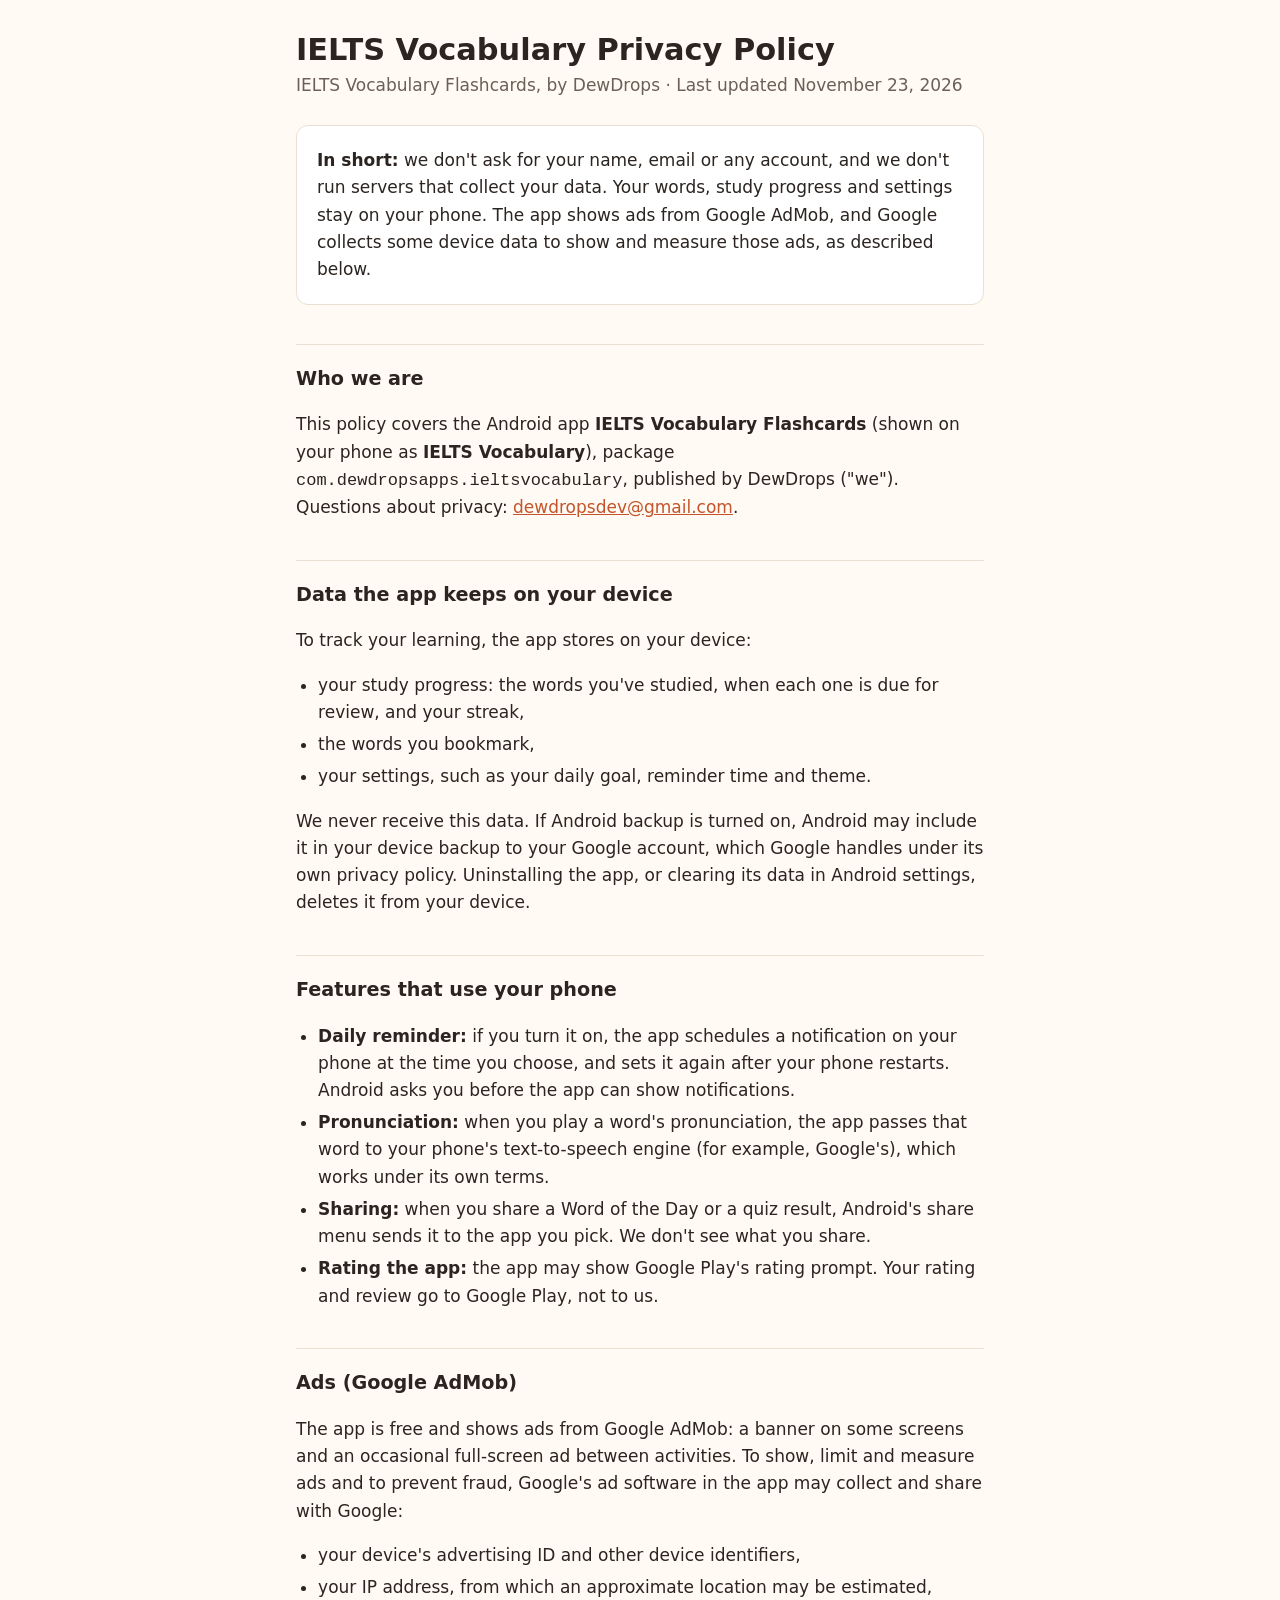
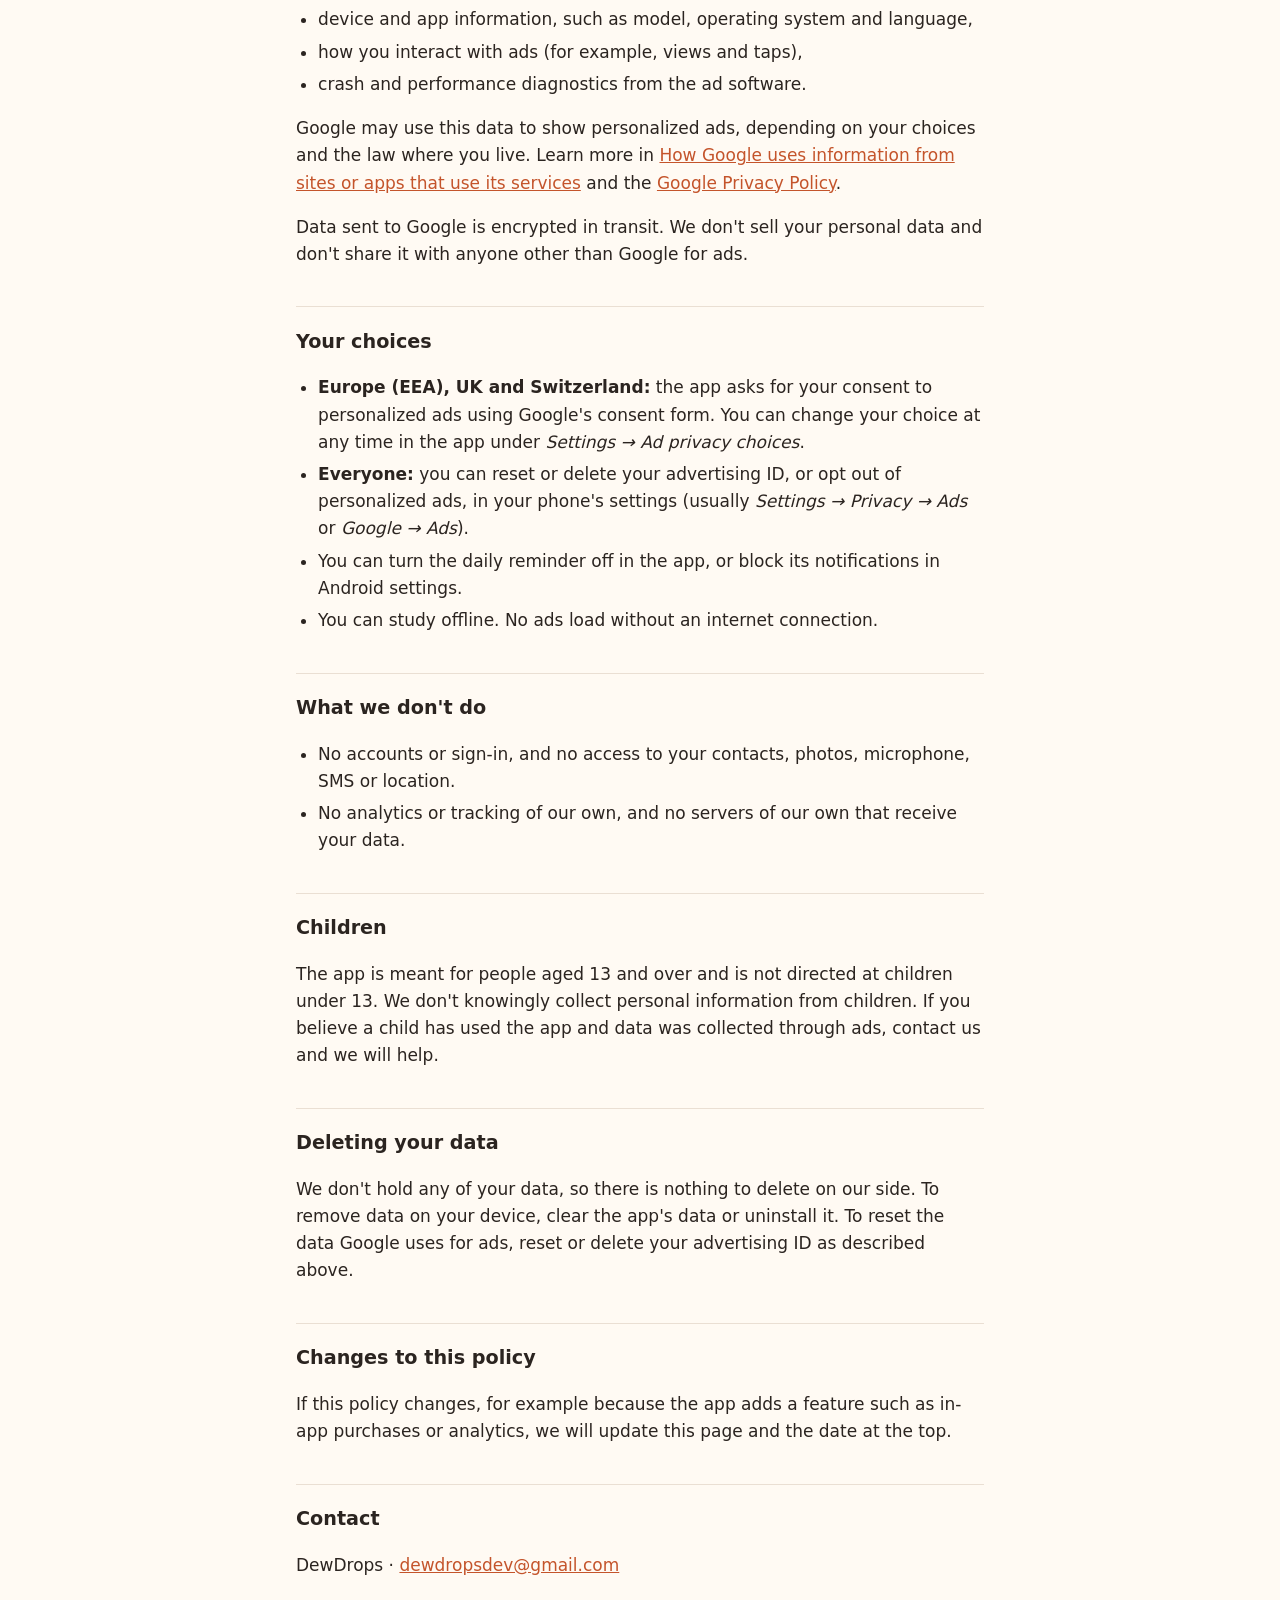
<file: ielts-vocabulary/privacy-policy.html>
<!doctype html>
<html lang="en">
<head>
<meta charset="utf-8">
<meta name="viewport" content="width=device-width, initial-scale=1">
<title>IELTS Vocabulary Privacy Policy</title>
<meta name="description" content="Privacy policy for IELTS Vocabulary Flashcards by DewDrops.">
<!--
  Generated alongside the Futoshiki policy. Keep it in step with the app's code and with
  its Data safety form in Play Console: if the app adds an SDK, permission or feature
  that touches user data, update this page and the date above.
-->
<style>
  :root {
    --bg: #fffaf3;
    --card: #ffffff;
    --text: #2b2420;
    --muted: #6b5f57;
    --accent: #c4542b;
    --rule: #eadfd3;
  }
  @media (prefers-color-scheme: dark) {
    :root:not([data-theme="light"]) {
      --bg: #1c1816;
      --card: #26211e;
      --text: #f2ebe4;
      --muted: #b5a99f;
      --accent: #f08a5d;
      --rule: #3a322d;
    }
  }
  :root[data-theme="dark"] {
    --bg: #1c1816;
    --card: #26211e;
    --text: #f2ebe4;
    --muted: #b5a99f;
    --accent: #f08a5d;
    --rule: #3a322d;
  }
  * { box-sizing: border-box; }
  body {
    margin: 0;
    background: var(--bg);
    color: var(--text);
    font: 17px/1.6 system-ui, -apple-system, "Segoe UI", Roboto, sans-serif;
  }
  main {
    max-width: 720px;
    margin: 0 auto;
    padding: 32px 16px 64px;
  }
  h1 { font-size: 1.9rem; line-height: 1.2; margin: 0 0 4px; }
  h2 { font-size: 1.2rem; margin: 2em 0 0.4em; padding-top: 1em; border-top: 1px solid var(--rule); }
  .meta { color: var(--muted); margin: 0 0 1.5em; }
  .summary {
    background: var(--card);
    border: 1px solid var(--rule);
    border-radius: 12px;
    padding: 4px 20px;
  }
  a { color: var(--accent); overflow-wrap: anywhere; }
  ul { padding-left: 1.3em; }
  li { margin: 0.3em 0; }
</style>
</head>
<body>
<main>
  <h1>IELTS Vocabulary Privacy Policy</h1>
  <p class="meta">IELTS Vocabulary Flashcards, by DewDrops · Last updated November 23, 2026</p>

  <div class="summary">
    <p><strong>In short:</strong> we don't ask for your name, email or any account, and we don't run servers that collect your data. Your words, study progress and settings stay on your phone. The app shows ads from Google AdMob, and Google collects some device data to show and measure those ads, as described below.</p>
  </div>

  <h2>Who we are</h2>
  <p>This policy covers the Android app <strong>IELTS Vocabulary Flashcards</strong> (shown on your phone as <strong>IELTS Vocabulary</strong>), package
  <code>com.dewdropsapps.ieltsvocabulary</code>, published by DewDrops ("we"). Questions about privacy: <a href="mailto:dewdropsdev@gmail.com">dewdropsdev@gmail.com</a>.</p>
  <h2>Data the app keeps on your device</h2>
  <p>To track your learning, the app stores on your device:</p>
  <ul>
    <li>your study progress: the words you've studied, when each one is due for review, and your streak,</li>
    <li>the words you bookmark,</li>
    <li>your settings, such as your daily goal, reminder time and theme.</li>
  </ul>
  <p>We never receive this data. If Android backup is turned on, Android may include it in your device backup to your Google account, which Google handles under its own privacy policy. Uninstalling the app, or clearing its data in Android settings, deletes it from your device.</p>
  <h2>Features that use your phone</h2>
  <ul>
    <li><strong>Daily reminder:</strong> if you turn it on, the app schedules a notification on your phone at the time you choose, and sets it again after your phone restarts. Android asks you before the app can show notifications.</li>
    <li><strong>Pronunciation:</strong> when you play a word's pronunciation, the app passes that word to your phone's text-to-speech engine (for example, Google's), which works under its own terms.</li>
    <li><strong>Sharing:</strong> when you share a Word of the Day or a quiz result, Android's share menu sends it to the app you pick. We don't see what you share.</li>
    <li><strong>Rating the app:</strong> the app may show Google Play's rating prompt. Your rating and review go to Google Play, not to us.</li>
  </ul>
  <h2>Ads (Google AdMob)</h2>
  <p>The app is free and shows ads from Google AdMob: a banner on some screens and an occasional full-screen ad between activities. To show, limit and measure ads and to prevent fraud, Google's ad software in the app may collect and share with Google:</p>
  <ul>
    <li>your device's advertising ID and other device identifiers,</li>
    <li>your IP address, from which an approximate location may be estimated,</li>
    <li>device and app information, such as model, operating system and language,</li>
    <li>how you interact with ads (for example, views and taps),</li>
    <li>crash and performance diagnostics from the ad software.</li>
  </ul>
  <p>Google may use this data to show personalized ads, depending on your choices and the law where you
  live. Learn more in
  <a href="https://policies.google.com/technologies/partner-sites">How Google uses information from sites or apps that use its services</a>
  and the <a href="https://policies.google.com/privacy">Google Privacy Policy</a>.</p>
  <p>Data sent to Google is encrypted in transit. We don't sell your personal data and don't share it
  with anyone other than Google for ads.</p>
  <h2>Your choices</h2>
  <ul>
    <li><strong>Europe (EEA), UK and Switzerland:</strong> the app asks for your consent to personalized ads using Google's consent form. You can change your choice at any time in the app under <em>Settings → Ad privacy choices</em>.</li>
    <li><strong>Everyone:</strong> you can reset or delete your advertising ID, or opt out of personalized ads, in your phone's settings (usually <em>Settings → Privacy → Ads</em> or <em>Google → Ads</em>).</li>
    <li>You can turn the daily reminder off in the app, or block its notifications in Android settings.</li>
    <li>You can study offline. No ads load without an internet connection.</li>
  </ul>
  <h2>What we don't do</h2>
  <ul>
    <li>No accounts or sign-in, and no access to your contacts, photos, microphone, SMS or location.</li>
    <li>No analytics or tracking of our own, and no servers of our own that receive your data.</li>
  </ul>
  <h2>Children</h2>
  <p>The app is meant for people aged 13 and over and is not directed at children under 13. We don't knowingly collect personal information from children. If you believe a child has used the app and data was collected through ads, contact us and we will help.</p>
  <h2>Deleting your data</h2>
  <p>We don't hold any of your data, so there is nothing to delete on our side. To remove data on your device, clear the app's data or uninstall it. To reset the data Google uses for ads, reset or delete your advertising ID as described above.</p>
  <h2>Changes to this policy</h2>
  <p>If this policy changes, for example because the app adds a feature such as in-app purchases or analytics, we will update this page and the date at the top.</p>
  <h2>Contact</h2>
  <p>DewDrops · <a href="mailto:dewdropsdev@gmail.com">dewdropsdev@gmail.com</a></p>
</main>
</body>
</html>
</file>
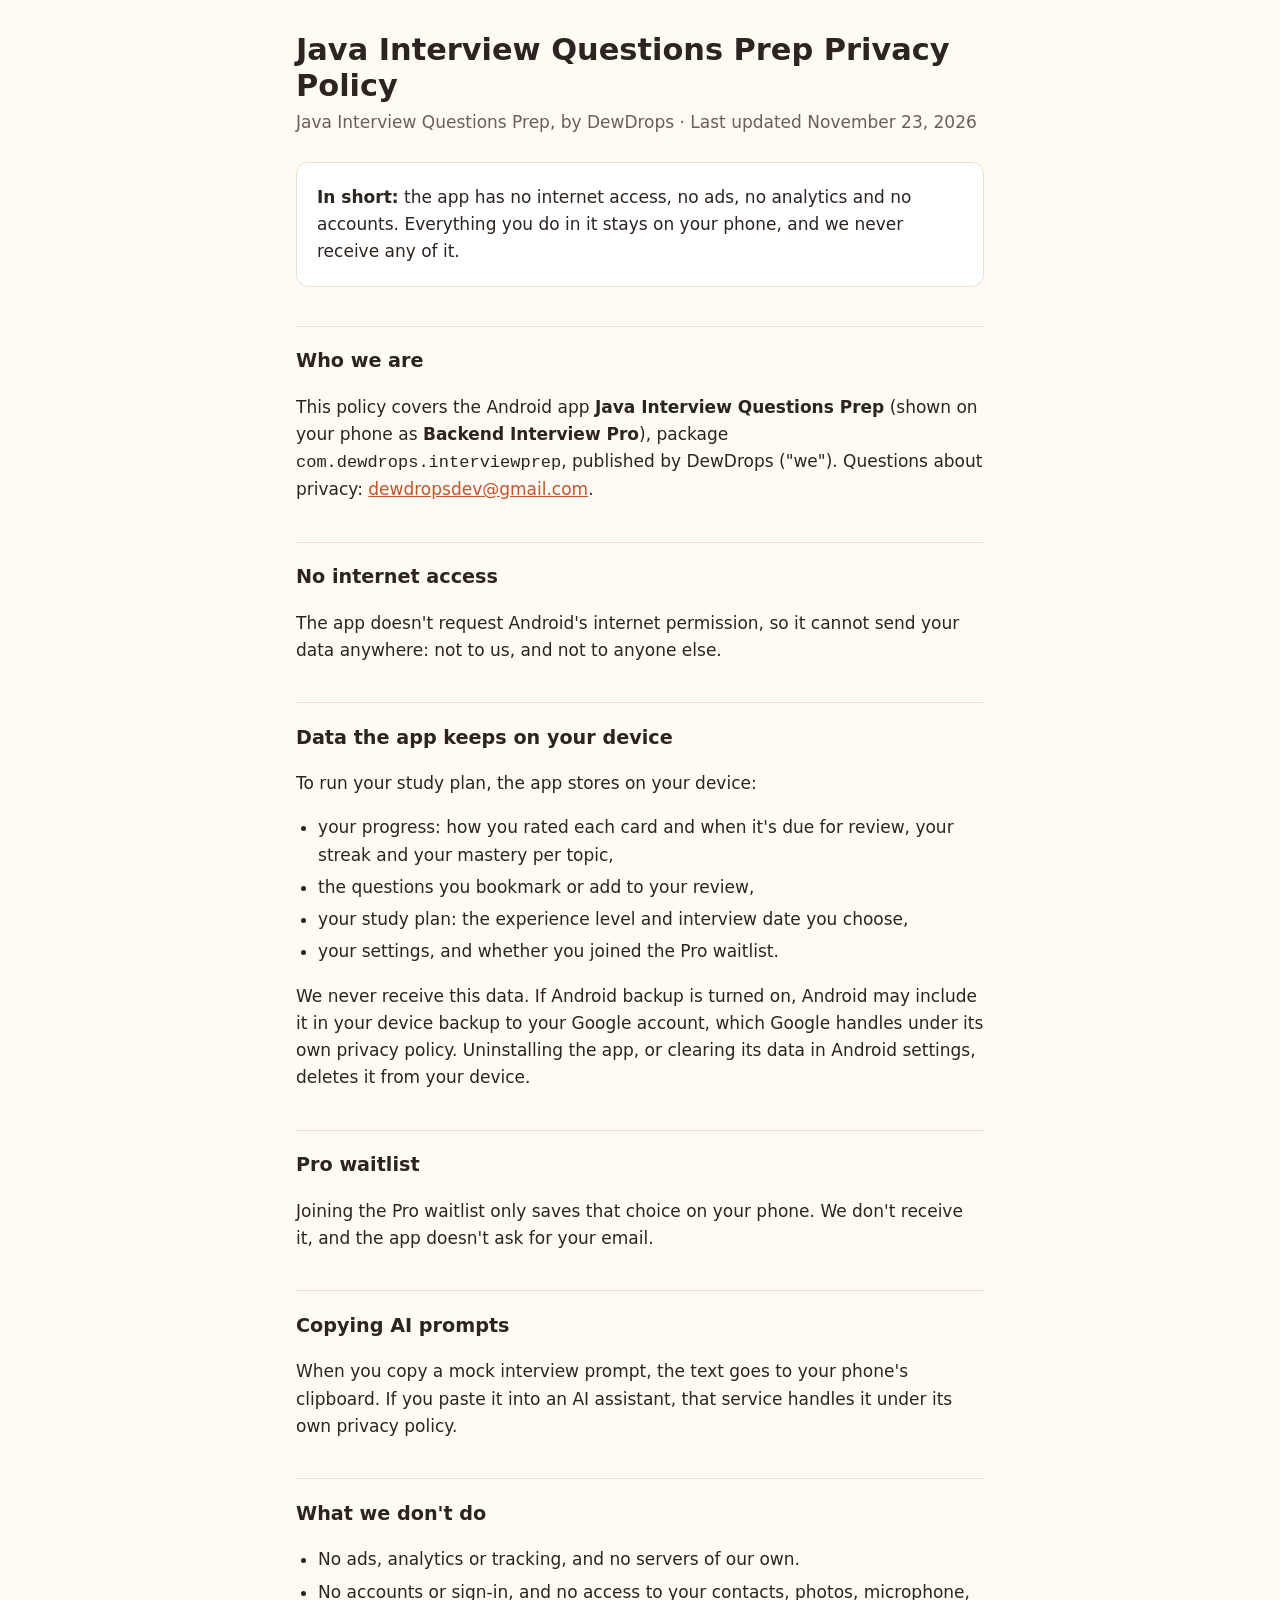
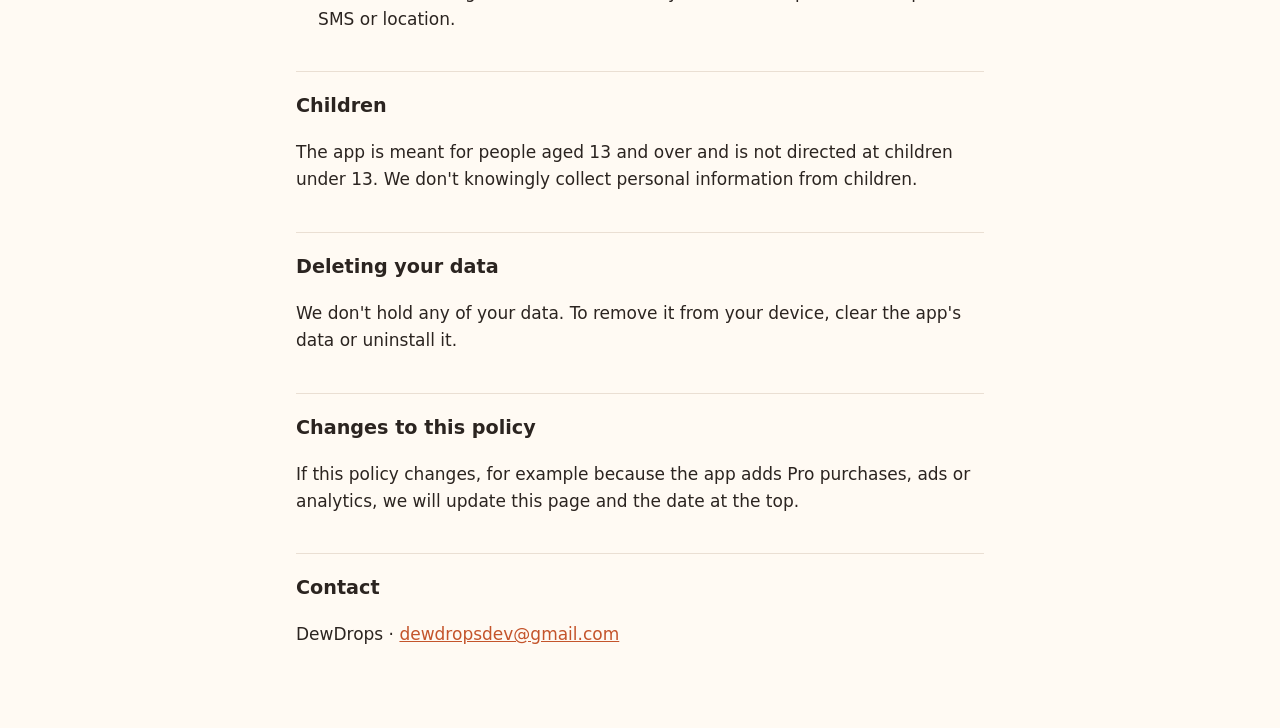
<file: interview-prep/privacy-policy.html>
<!doctype html>
<html lang="en">
<head>
<meta charset="utf-8">
<meta name="viewport" content="width=device-width, initial-scale=1">
<title>Java Interview Questions Prep Privacy Policy</title>
<meta name="description" content="Privacy policy for Java Interview Questions Prep by DewDrops.">
<!--
  Generated alongside the Futoshiki policy. Keep it in step with the app's code and with
  its Data safety form in Play Console: if the app adds an SDK, permission or feature
  that touches user data, update this page and the date above.
-->
<style>
  :root {
    --bg: #fffaf3;
    --card: #ffffff;
    --text: #2b2420;
    --muted: #6b5f57;
    --accent: #c4542b;
    --rule: #eadfd3;
  }
  @media (prefers-color-scheme: dark) {
    :root:not([data-theme="light"]) {
      --bg: #1c1816;
      --card: #26211e;
      --text: #f2ebe4;
      --muted: #b5a99f;
      --accent: #f08a5d;
      --rule: #3a322d;
    }
  }
  :root[data-theme="dark"] {
    --bg: #1c1816;
    --card: #26211e;
    --text: #f2ebe4;
    --muted: #b5a99f;
    --accent: #f08a5d;
    --rule: #3a322d;
  }
  * { box-sizing: border-box; }
  body {
    margin: 0;
    background: var(--bg);
    color: var(--text);
    font: 17px/1.6 system-ui, -apple-system, "Segoe UI", Roboto, sans-serif;
  }
  main {
    max-width: 720px;
    margin: 0 auto;
    padding: 32px 16px 64px;
  }
  h1 { font-size: 1.9rem; line-height: 1.2; margin: 0 0 4px; }
  h2 { font-size: 1.2rem; margin: 2em 0 0.4em; padding-top: 1em; border-top: 1px solid var(--rule); }
  .meta { color: var(--muted); margin: 0 0 1.5em; }
  .summary {
    background: var(--card);
    border: 1px solid var(--rule);
    border-radius: 12px;
    padding: 4px 20px;
  }
  a { color: var(--accent); overflow-wrap: anywhere; }
  ul { padding-left: 1.3em; }
  li { margin: 0.3em 0; }
</style>
</head>
<body>
<main>
  <h1>Java Interview Questions Prep Privacy Policy</h1>
  <p class="meta">Java Interview Questions Prep, by DewDrops · Last updated November 23, 2026</p>

  <div class="summary">
    <p><strong>In short:</strong> the app has no internet access, no ads, no analytics and no accounts. Everything you do in it stays on your phone, and we never receive any of it.</p>
  </div>

  <h2>Who we are</h2>
  <p>This policy covers the Android app <strong>Java Interview Questions Prep</strong> (shown on your phone as <strong>Backend Interview Pro</strong>), package
  <code>com.dewdrops.interviewprep</code>, published by DewDrops ("we"). Questions about privacy: <a href="mailto:dewdropsdev@gmail.com">dewdropsdev@gmail.com</a>.</p>
  <h2>No internet access</h2>
  <p>The app doesn't request Android's internet permission, so it cannot send your data anywhere: not to us, and not to anyone else.</p>
  <h2>Data the app keeps on your device</h2>
  <p>To run your study plan, the app stores on your device:</p>
  <ul>
    <li>your progress: how you rated each card and when it's due for review, your streak and your mastery per topic,</li>
    <li>the questions you bookmark or add to your review,</li>
    <li>your study plan: the experience level and interview date you choose,</li>
    <li>your settings, and whether you joined the Pro waitlist.</li>
  </ul>
  <p>We never receive this data. If Android backup is turned on, Android may include it in your device backup to your Google account, which Google handles under its own privacy policy. Uninstalling the app, or clearing its data in Android settings, deletes it from your device.</p>
  <h2>Pro waitlist</h2>
  <p>Joining the Pro waitlist only saves that choice on your phone. We don't receive it, and the app doesn't ask for your email.</p>
  <h2>Copying AI prompts</h2>
  <p>When you copy a mock interview prompt, the text goes to your phone's clipboard. If you paste it into an AI assistant, that service handles it under its own privacy policy.</p>
  <h2>What we don't do</h2>
  <ul>
    <li>No ads, analytics or tracking, and no servers of our own.</li>
    <li>No accounts or sign-in, and no access to your contacts, photos, microphone, SMS or location.</li>
  </ul>
  <h2>Children</h2>
  <p>The app is meant for people aged 13 and over and is not directed at children under 13. We don't knowingly collect personal information from children. </p>
  <h2>Deleting your data</h2>
  <p>We don't hold any of your data. To remove it from your device, clear the app's data or uninstall it.</p>
  <h2>Changes to this policy</h2>
  <p>If this policy changes, for example because the app adds Pro purchases, ads or analytics, we will update this page and the date at the top.</p>
  <h2>Contact</h2>
  <p>DewDrops · <a href="mailto:dewdropsdev@gmail.com">dewdropsdev@gmail.com</a></p>
</main>
</body>
</html>
</file>
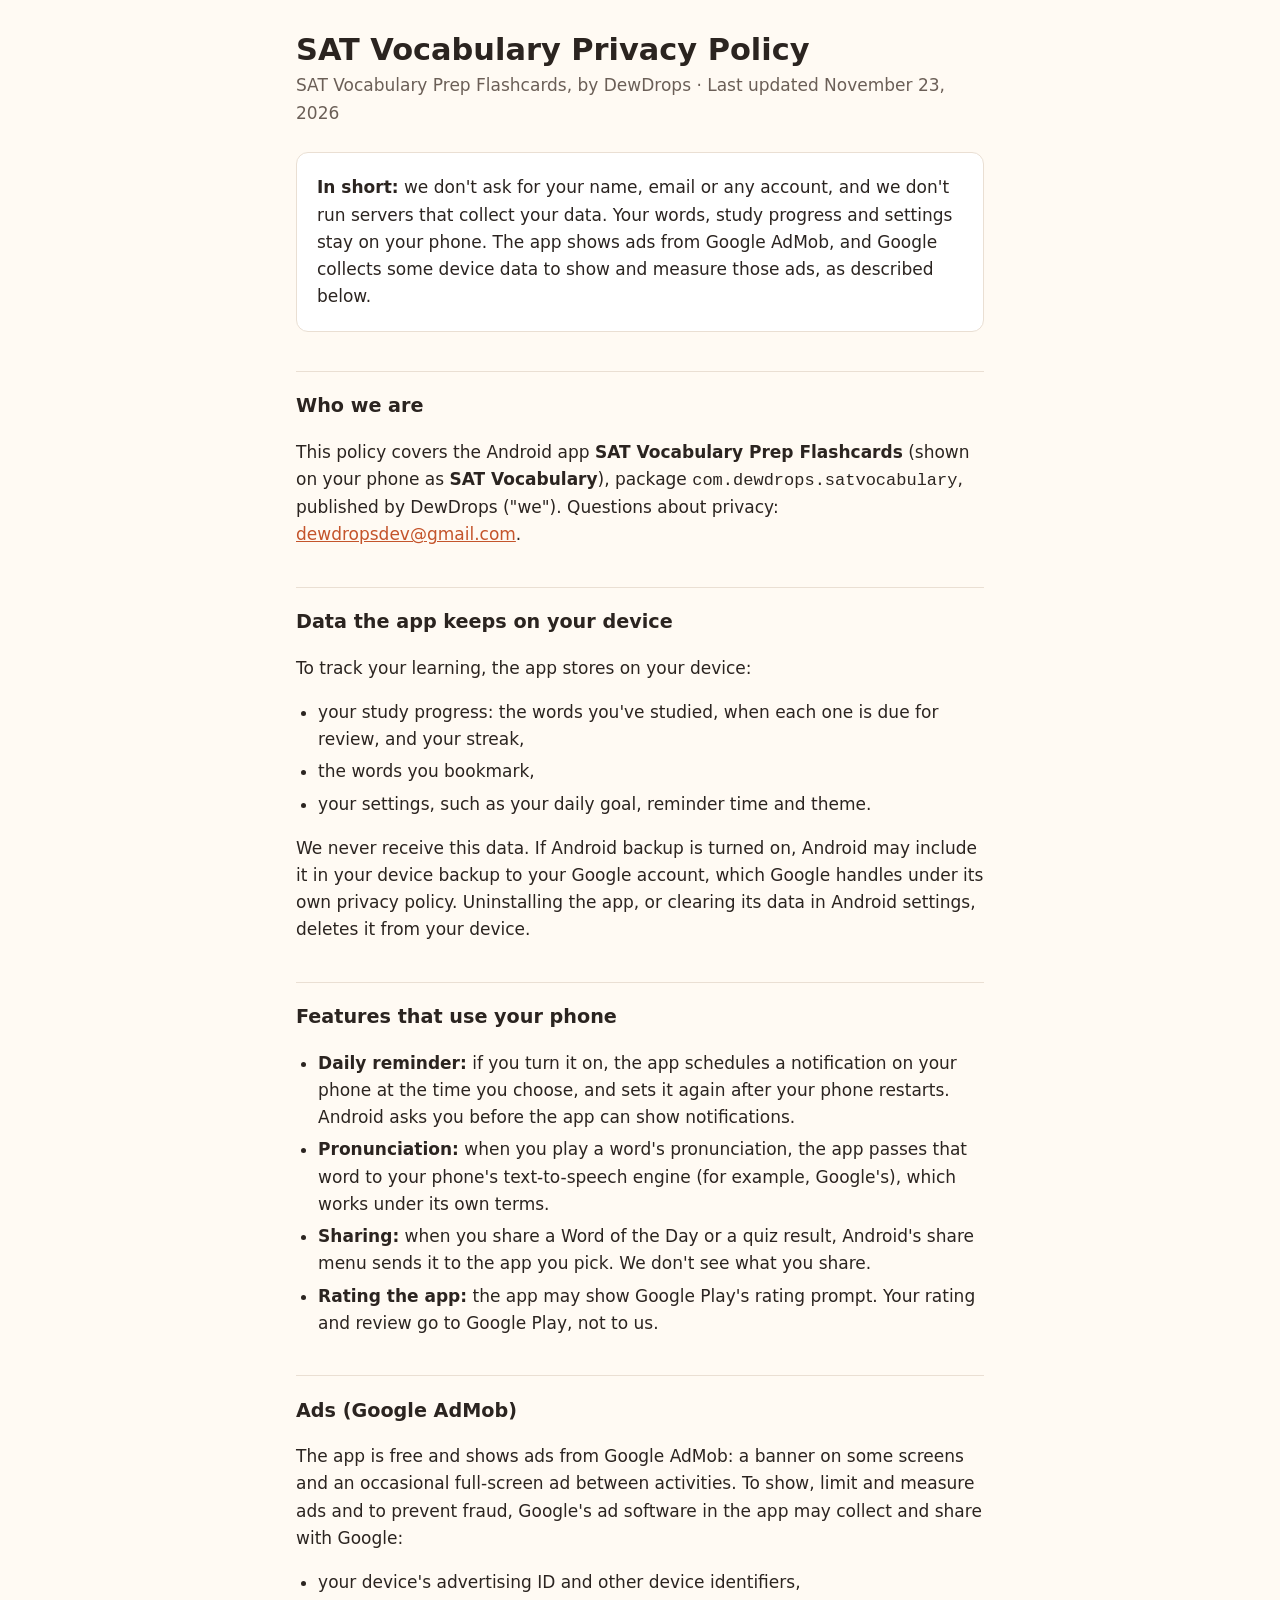
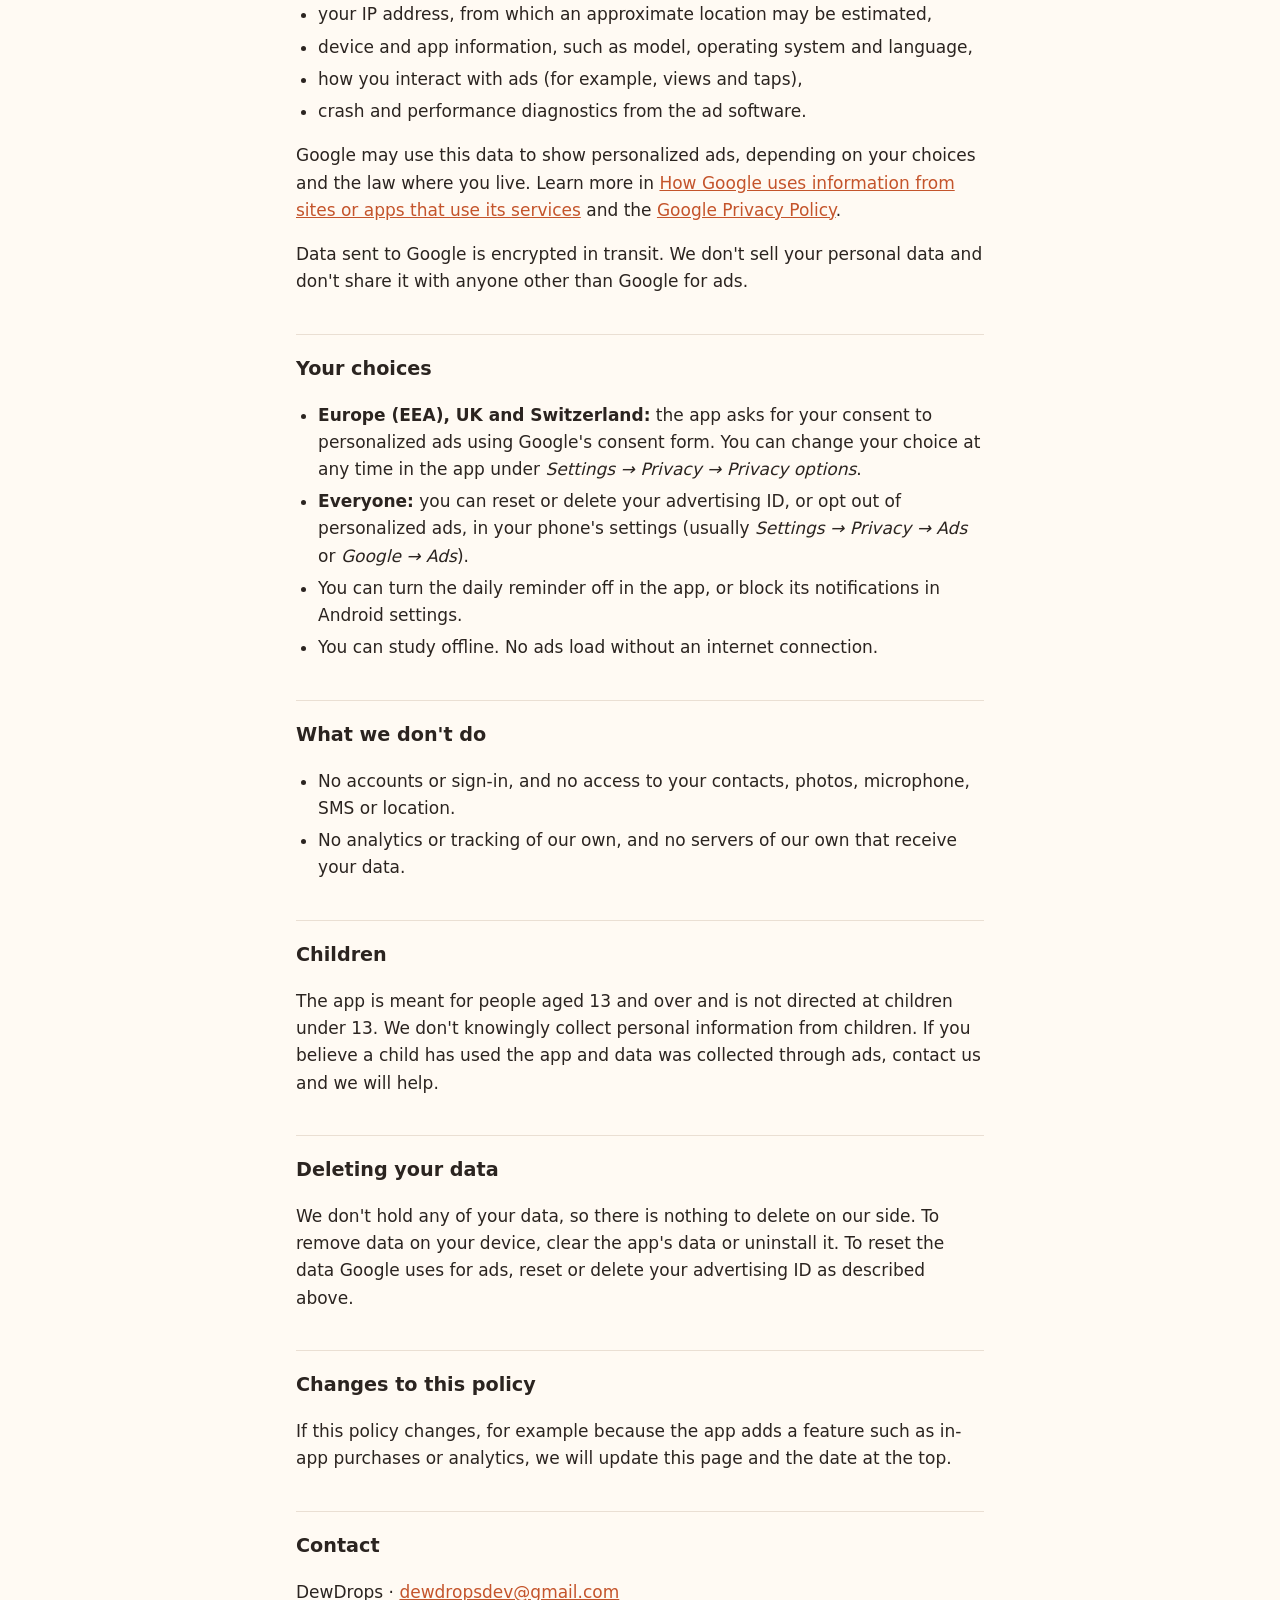
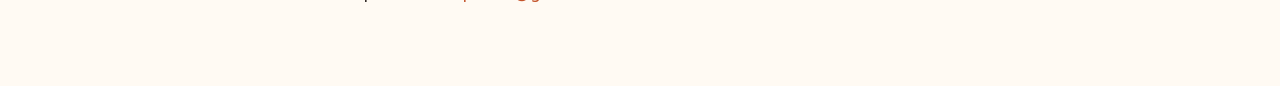
<file: sat-vocabulary/privacy-policy.html>
<!doctype html>
<html lang="en">
<head>
<meta charset="utf-8">
<meta name="viewport" content="width=device-width, initial-scale=1">
<title>SAT Vocabulary Privacy Policy</title>
<meta name="description" content="Privacy policy for SAT Vocabulary Prep Flashcards by DewDrops.">
<!--
  Generated alongside the Futoshiki policy. Keep it in step with the app's code and with
  its Data safety form in Play Console: if the app adds an SDK, permission or feature
  that touches user data, update this page and the date above.
-->
<style>
  :root {
    --bg: #fffaf3;
    --card: #ffffff;
    --text: #2b2420;
    --muted: #6b5f57;
    --accent: #c4542b;
    --rule: #eadfd3;
  }
  @media (prefers-color-scheme: dark) {
    :root:not([data-theme="light"]) {
      --bg: #1c1816;
      --card: #26211e;
      --text: #f2ebe4;
      --muted: #b5a99f;
      --accent: #f08a5d;
      --rule: #3a322d;
    }
  }
  :root[data-theme="dark"] {
    --bg: #1c1816;
    --card: #26211e;
    --text: #f2ebe4;
    --muted: #b5a99f;
    --accent: #f08a5d;
    --rule: #3a322d;
  }
  * { box-sizing: border-box; }
  body {
    margin: 0;
    background: var(--bg);
    color: var(--text);
    font: 17px/1.6 system-ui, -apple-system, "Segoe UI", Roboto, sans-serif;
  }
  main {
    max-width: 720px;
    margin: 0 auto;
    padding: 32px 16px 64px;
  }
  h1 { font-size: 1.9rem; line-height: 1.2; margin: 0 0 4px; }
  h2 { font-size: 1.2rem; margin: 2em 0 0.4em; padding-top: 1em; border-top: 1px solid var(--rule); }
  .meta { color: var(--muted); margin: 0 0 1.5em; }
  .summary {
    background: var(--card);
    border: 1px solid var(--rule);
    border-radius: 12px;
    padding: 4px 20px;
  }
  a { color: var(--accent); overflow-wrap: anywhere; }
  ul { padding-left: 1.3em; }
  li { margin: 0.3em 0; }
</style>
</head>
<body>
<main>
  <h1>SAT Vocabulary Privacy Policy</h1>
  <p class="meta">SAT Vocabulary Prep Flashcards, by DewDrops · Last updated November 23, 2026</p>

  <div class="summary">
    <p><strong>In short:</strong> we don't ask for your name, email or any account, and we don't run servers that collect your data. Your words, study progress and settings stay on your phone. The app shows ads from Google AdMob, and Google collects some device data to show and measure those ads, as described below.</p>
  </div>

  <h2>Who we are</h2>
  <p>This policy covers the Android app <strong>SAT Vocabulary Prep Flashcards</strong> (shown on your phone as <strong>SAT Vocabulary</strong>), package
  <code>com.dewdrops.satvocabulary</code>, published by DewDrops ("we"). Questions about privacy: <a href="mailto:dewdropsdev@gmail.com">dewdropsdev@gmail.com</a>.</p>
  <h2>Data the app keeps on your device</h2>
  <p>To track your learning, the app stores on your device:</p>
  <ul>
    <li>your study progress: the words you've studied, when each one is due for review, and your streak,</li>
    <li>the words you bookmark,</li>
    <li>your settings, such as your daily goal, reminder time and theme.</li>
  </ul>
  <p>We never receive this data. If Android backup is turned on, Android may include it in your device backup to your Google account, which Google handles under its own privacy policy. Uninstalling the app, or clearing its data in Android settings, deletes it from your device.</p>
  <h2>Features that use your phone</h2>
  <ul>
    <li><strong>Daily reminder:</strong> if you turn it on, the app schedules a notification on your phone at the time you choose, and sets it again after your phone restarts. Android asks you before the app can show notifications.</li>
    <li><strong>Pronunciation:</strong> when you play a word's pronunciation, the app passes that word to your phone's text-to-speech engine (for example, Google's), which works under its own terms.</li>
    <li><strong>Sharing:</strong> when you share a Word of the Day or a quiz result, Android's share menu sends it to the app you pick. We don't see what you share.</li>
    <li><strong>Rating the app:</strong> the app may show Google Play's rating prompt. Your rating and review go to Google Play, not to us.</li>
  </ul>
  <h2>Ads (Google AdMob)</h2>
  <p>The app is free and shows ads from Google AdMob: a banner on some screens and an occasional full-screen ad between activities. To show, limit and measure ads and to prevent fraud, Google's ad software in the app may collect and share with Google:</p>
  <ul>
    <li>your device's advertising ID and other device identifiers,</li>
    <li>your IP address, from which an approximate location may be estimated,</li>
    <li>device and app information, such as model, operating system and language,</li>
    <li>how you interact with ads (for example, views and taps),</li>
    <li>crash and performance diagnostics from the ad software.</li>
  </ul>
  <p>Google may use this data to show personalized ads, depending on your choices and the law where you
  live. Learn more in
  <a href="https://policies.google.com/technologies/partner-sites">How Google uses information from sites or apps that use its services</a>
  and the <a href="https://policies.google.com/privacy">Google Privacy Policy</a>.</p>
  <p>Data sent to Google is encrypted in transit. We don't sell your personal data and don't share it
  with anyone other than Google for ads.</p>
  <h2>Your choices</h2>
  <ul>
    <li><strong>Europe (EEA), UK and Switzerland:</strong> the app asks for your consent to personalized ads using Google's consent form. You can change your choice at any time in the app under <em>Settings → Privacy → Privacy options</em>.</li>
    <li><strong>Everyone:</strong> you can reset or delete your advertising ID, or opt out of personalized ads, in your phone's settings (usually <em>Settings → Privacy → Ads</em> or <em>Google → Ads</em>).</li>
    <li>You can turn the daily reminder off in the app, or block its notifications in Android settings.</li>
    <li>You can study offline. No ads load without an internet connection.</li>
  </ul>
  <h2>What we don't do</h2>
  <ul>
    <li>No accounts or sign-in, and no access to your contacts, photos, microphone, SMS or location.</li>
    <li>No analytics or tracking of our own, and no servers of our own that receive your data.</li>
  </ul>
  <h2>Children</h2>
  <p>The app is meant for people aged 13 and over and is not directed at children under 13. We don't knowingly collect personal information from children. If you believe a child has used the app and data was collected through ads, contact us and we will help.</p>
  <h2>Deleting your data</h2>
  <p>We don't hold any of your data, so there is nothing to delete on our side. To remove data on your device, clear the app's data or uninstall it. To reset the data Google uses for ads, reset or delete your advertising ID as described above.</p>
  <h2>Changes to this policy</h2>
  <p>If this policy changes, for example because the app adds a feature such as in-app purchases or analytics, we will update this page and the date at the top.</p>
  <h2>Contact</h2>
  <p>DewDrops · <a href="mailto:dewdropsdev@gmail.com">dewdropsdev@gmail.com</a></p>
</main>
</body>
</html>
</file>
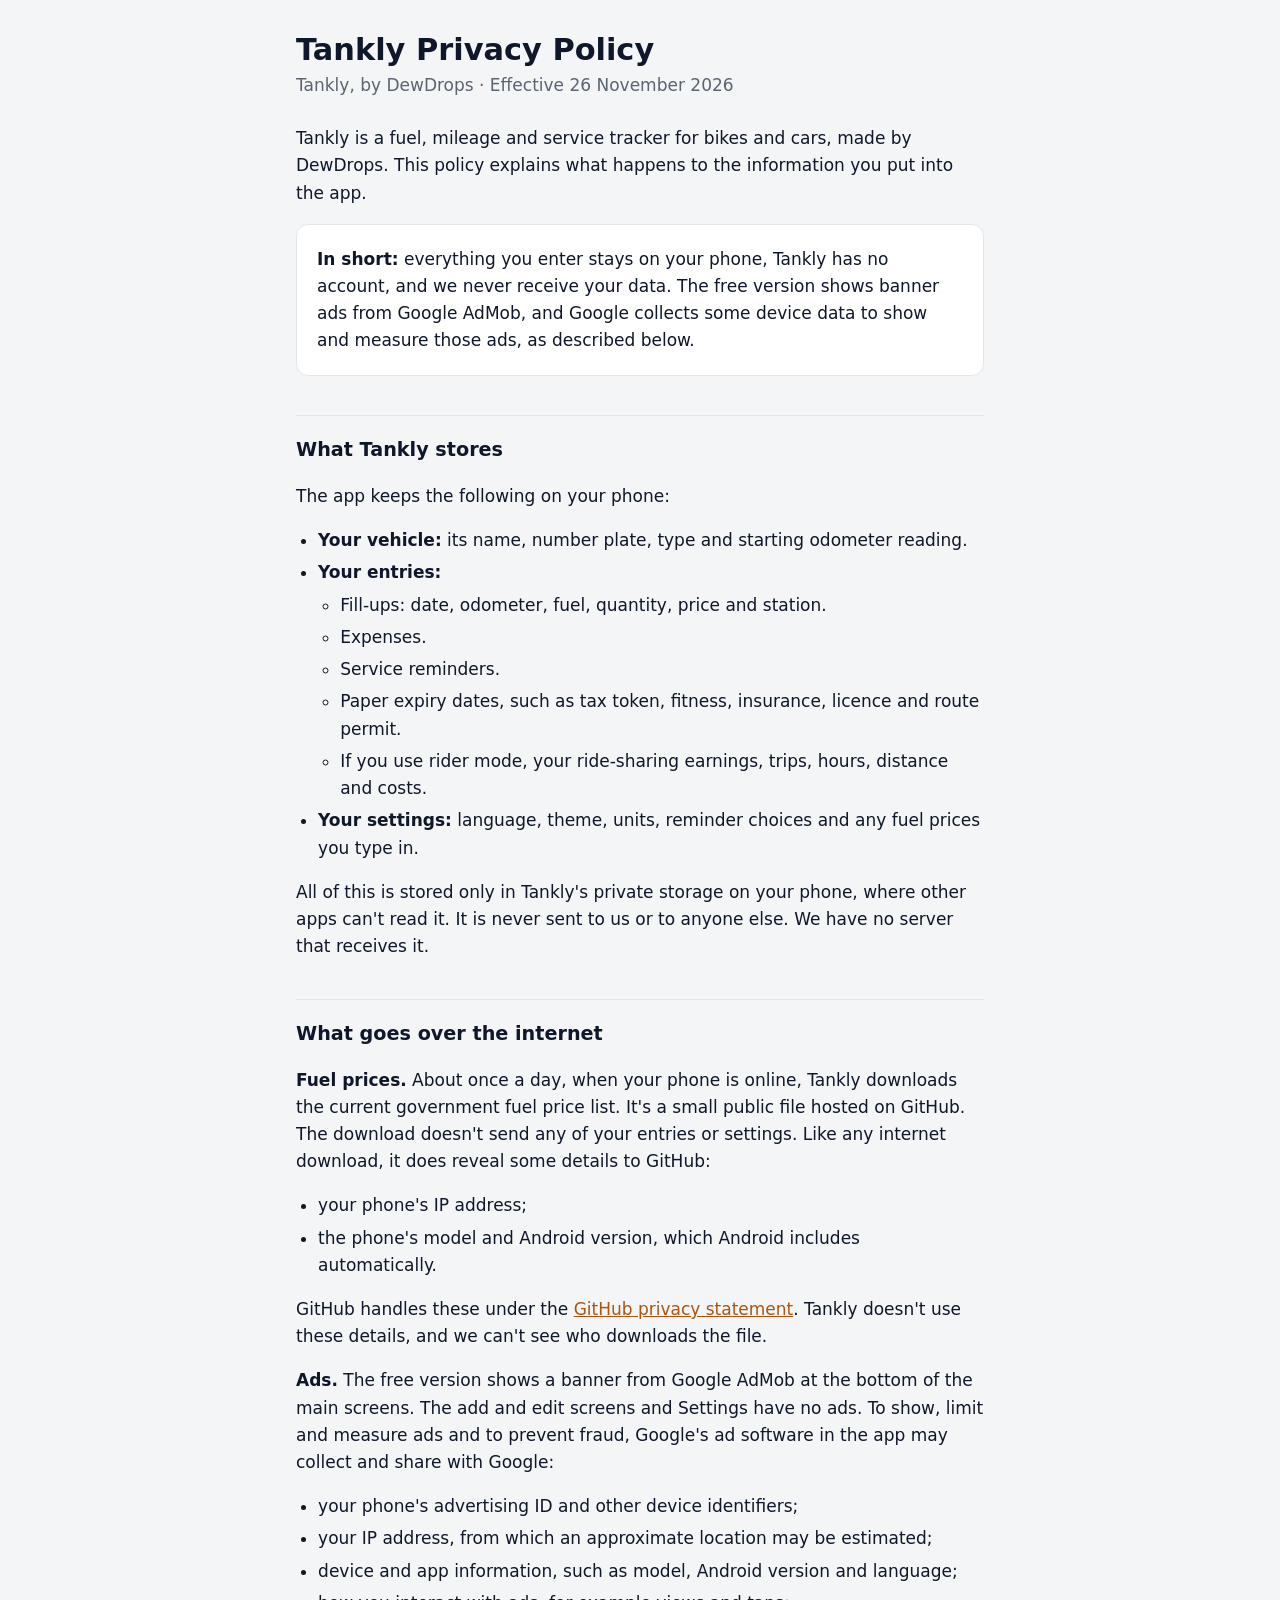
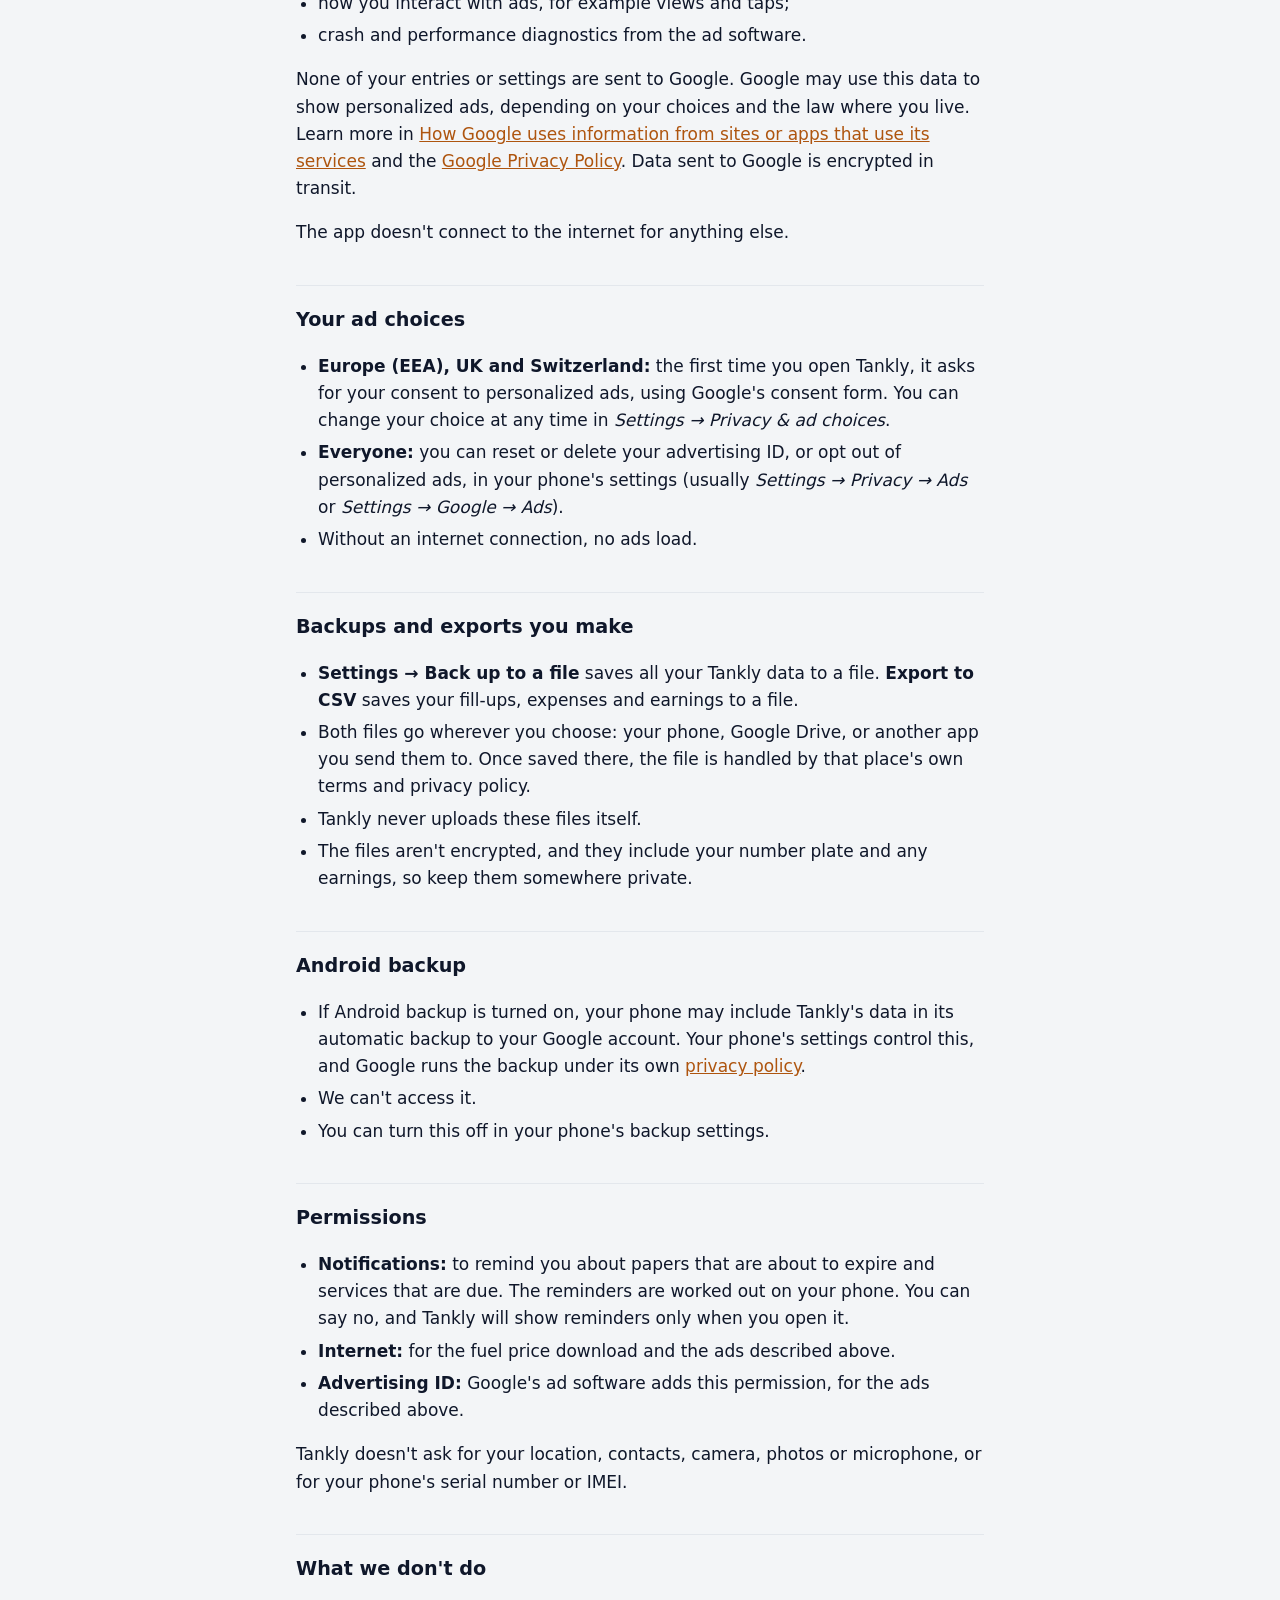
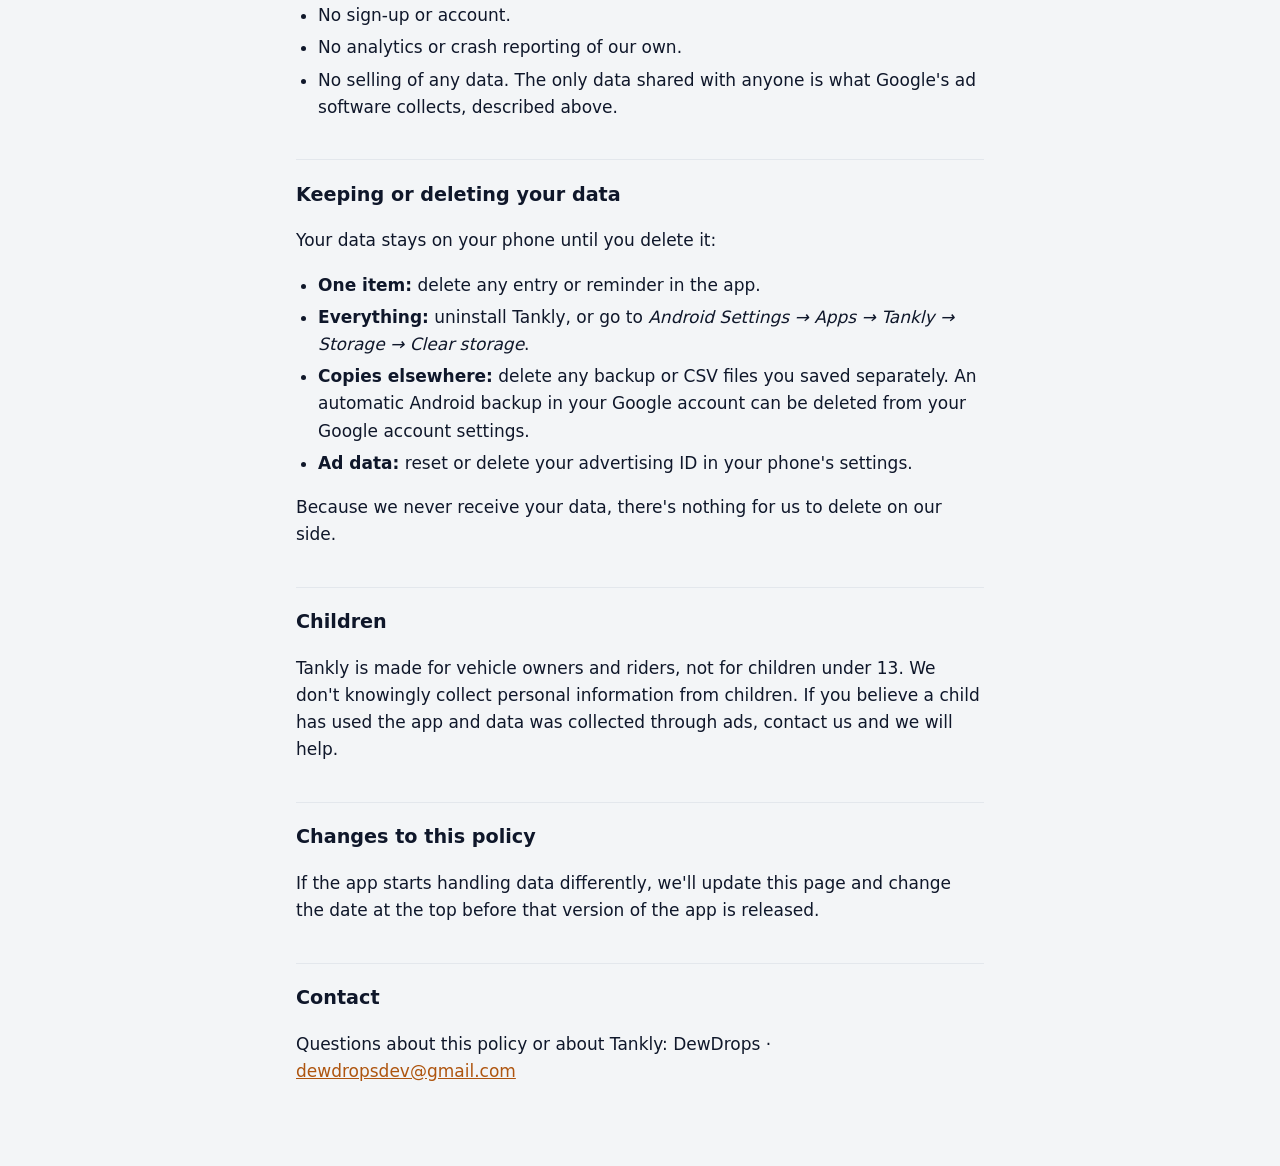
<file: tankly/privacy-policy.html>
<!doctype html>
<html lang="en">
<head>
<meta charset="utf-8">
<meta name="viewport" content="width=device-width, initial-scale=1">
<title>Tankly Privacy Policy</title>
<meta name="description" content="Privacy policy for Tankly, the fuel, mileage and service tracker by DewDrops.">
<!--
  Source: store-listing/privacy-policy.md in github.com/mihabgit/tankly.
  Live copy: https://mihabgit.github.io/tankly/privacy-policy.html (repo mihabgit/mihabgit.github.io).
  Edit the source, copy it to the live repo, and keep it in step with store-listing/data-safety.md and the Data safety form in Play Console.
-->
<style>
  :root {
    --bg: #f3f5f7;
    --card: #ffffff;
    --text: #0f172a;
    --muted: #5b6472;
    --accent: #ae550f;
    --rule: #e3e7ec;
  }
  @media (prefers-color-scheme: dark) {
    :root:not([data-theme="light"]) {
      --bg: #0b1118;
      --card: #151c26;
      --text: #e7ebf0;
      --muted: #98a3b3;
      --accent: #fdba74;
      --rule: #253041;
    }
  }
  :root[data-theme="dark"] {
    --bg: #0b1118;
    --card: #151c26;
    --text: #e7ebf0;
    --muted: #98a3b3;
    --accent: #fdba74;
    --rule: #253041;
  }
  * { box-sizing: border-box; }
  body {
    margin: 0;
    background: var(--bg);
    color: var(--text);
    font: 17px/1.6 system-ui, -apple-system, "Segoe UI", Roboto, sans-serif;
  }
  main {
    max-width: 720px;
    margin: 0 auto;
    padding: 32px 16px 64px;
  }
  h1 { font-size: 1.9rem; line-height: 1.2; margin: 0 0 4px; }
  h2 { font-size: 1.2rem; margin: 2em 0 0.4em; padding-top: 1em; border-top: 1px solid var(--rule); }
  .meta { color: var(--muted); margin: 0 0 1.5em; }
  .summary {
    background: var(--card);
    border: 1px solid var(--rule);
    border-radius: 12px;
    padding: 4px 20px;
  }
  a { color: var(--accent); overflow-wrap: anywhere; }
  ul { padding-left: 1.3em; }
  li { margin: 0.3em 0; }
  li > ul { margin: 0.3em 0; }
</style>
</head>
<body>
<main>
  <h1>Tankly Privacy Policy</h1>
  <p class="meta">Tankly, by DewDrops · Effective 26 November 2026</p>

  <p>Tankly is a fuel, mileage and service tracker for bikes and cars, made by DewDrops. This policy
  explains what happens to the information you put into the app.</p>

  <div class="summary">
    <p><strong>In short:</strong> everything you enter stays on your phone, Tankly has no account, and we
    never receive your data. The free version shows banner ads from Google AdMob, and Google collects some
    device data to show and measure those ads, as described below.</p>
  </div>

  <h2>What Tankly stores</h2>
  <p>The app keeps the following on your phone:</p>
  <ul>
    <li><strong>Your vehicle:</strong> its name, number plate, type and starting odometer reading.</li>
    <li><strong>Your entries:</strong>
      <ul>
        <li>Fill-ups: date, odometer, fuel, quantity, price and station.</li>
        <li>Expenses.</li>
        <li>Service reminders.</li>
        <li>Paper expiry dates, such as tax token, fitness, insurance, licence and route permit.</li>
        <li>If you use rider mode, your ride-sharing earnings, trips, hours, distance and costs.</li>
      </ul>
    </li>
    <li><strong>Your settings:</strong> language, theme, units, reminder choices and any fuel prices you type in.</li>
  </ul>
  <p>All of this is stored only in Tankly's private storage on your phone, where other apps can't read it. It
  is never sent to us or to anyone else. We have no server that receives it.</p>

  <h2>What goes over the internet</h2>
  <p><strong>Fuel prices.</strong> About once a day, when your phone is online, Tankly downloads the current
  government fuel price list. It's a small public file hosted on GitHub. The download doesn't send any of your
  entries or settings. Like any internet download, it does reveal some details to GitHub:</p>
  <ul>
    <li>your phone's IP address;</li>
    <li>the phone's model and Android version, which Android includes automatically.</li>
  </ul>
  <p>GitHub handles these under the
  <a href="https://docs.github.com/site-policy/privacy-policies/github-general-privacy-statement">GitHub privacy statement</a>.
  Tankly doesn't use these details, and we can't see who downloads the file.</p>
  <p><strong>Ads.</strong> The free version shows a banner from Google AdMob at the bottom of the main
  screens. The add and edit screens and Settings have no ads. To show, limit and measure ads and to prevent
  fraud, Google's ad software in the app may collect and share with Google:</p>
  <ul>
    <li>your phone's advertising ID and other device identifiers;</li>
    <li>your IP address, from which an approximate location may be estimated;</li>
    <li>device and app information, such as model, Android version and language;</li>
    <li>how you interact with ads, for example views and taps;</li>
    <li>crash and performance diagnostics from the ad software.</li>
  </ul>
  <p>None of your entries or settings are sent to Google. Google may use this data to show personalized ads,
  depending on your choices and the law where you live. Learn more in
  <a href="https://policies.google.com/technologies/partner-sites">How Google uses information from sites or apps that use its services</a>
  and the <a href="https://policies.google.com/privacy">Google Privacy Policy</a>. Data sent to Google is
  encrypted in transit.</p>
  <p>The app doesn't connect to the internet for anything else.</p>

  <h2>Your ad choices</h2>
  <ul>
    <li><strong>Europe (EEA), UK and Switzerland:</strong> the first time you open Tankly, it asks for your
      consent to personalized ads, using Google's consent form. You can change your choice at any time in
      <em>Settings → Privacy &amp; ad choices</em>.</li>
    <li><strong>Everyone:</strong> you can reset or delete your advertising ID, or opt out of personalized
      ads, in your phone's settings (usually <em>Settings → Privacy → Ads</em> or
      <em>Settings → Google → Ads</em>).</li>
    <li>Without an internet connection, no ads load.</li>
  </ul>

  <h2>Backups and exports you make</h2>
  <ul>
    <li><strong>Settings → Back up to a file</strong> saves all your Tankly data to a file. <strong>Export to
      CSV</strong> saves your fill-ups, expenses and earnings to a file.</li>
    <li>Both files go wherever you choose: your phone, Google Drive, or another app you send them to. Once
      saved there, the file is handled by that place's own terms and privacy policy.</li>
    <li>Tankly never uploads these files itself.</li>
    <li>The files aren't encrypted, and they include your number plate and any earnings, so keep them
      somewhere private.</li>
  </ul>

  <h2>Android backup</h2>
  <ul>
    <li>If Android backup is turned on, your phone may include Tankly's data in its automatic backup to your
      Google account. Your phone's settings control this, and Google runs the backup under its own
      <a href="https://policies.google.com/privacy">privacy policy</a>.</li>
    <li>We can't access it.</li>
    <li>You can turn this off in your phone's backup settings.</li>
  </ul>

  <h2>Permissions</h2>
  <ul>
    <li><strong>Notifications:</strong> to remind you about papers that are about to expire and services that
      are due. The reminders are worked out on your phone. You can say no, and Tankly will show reminders only
      when you open it.</li>
    <li><strong>Internet:</strong> for the fuel price download and the ads described above.</li>
    <li><strong>Advertising ID:</strong> Google's ad software adds this permission, for the ads described
      above.</li>
  </ul>
  <p>Tankly doesn't ask for your location, contacts, camera, photos or microphone, or for your phone's serial
  number or IMEI.</p>

  <h2>What we don't do</h2>
  <ul>
    <li>No sign-up or account.</li>
    <li>No analytics or crash reporting of our own.</li>
    <li>No selling of any data. The only data shared with anyone is what Google's ad software collects,
      described above.</li>
  </ul>

  <h2>Keeping or deleting your data</h2>
  <p>Your data stays on your phone until you delete it:</p>
  <ul>
    <li><strong>One item:</strong> delete any entry or reminder in the app.</li>
    <li><strong>Everything:</strong> uninstall Tankly, or go to <em>Android Settings → Apps → Tankly → Storage
      → Clear storage</em>.</li>
    <li><strong>Copies elsewhere:</strong> delete any backup or CSV files you saved separately. An automatic
      Android backup in your Google account can be deleted from your Google account settings.</li>
    <li><strong>Ad data:</strong> reset or delete your advertising ID in your phone's settings.</li>
  </ul>
  <p>Because we never receive your data, there's nothing for us to delete on our side.</p>

  <h2>Children</h2>
  <p>Tankly is made for vehicle owners and riders, not for children under 13. We don't knowingly collect
  personal information from children. If you believe a child has used the app and data was collected through
  ads, contact us and we will help.</p>

  <h2>Changes to this policy</h2>
  <p>If the app starts handling data differently, we'll update this page and change the date at the top before
  that version of the app is released.</p>

  <h2>Contact</h2>
  <p>Questions about this policy or about Tankly: DewDrops ·
  <a href="mailto:dewdropsdev@gmail.com">dewdropsdev@gmail.com</a></p>
</main>
</body>
</html>
</file>
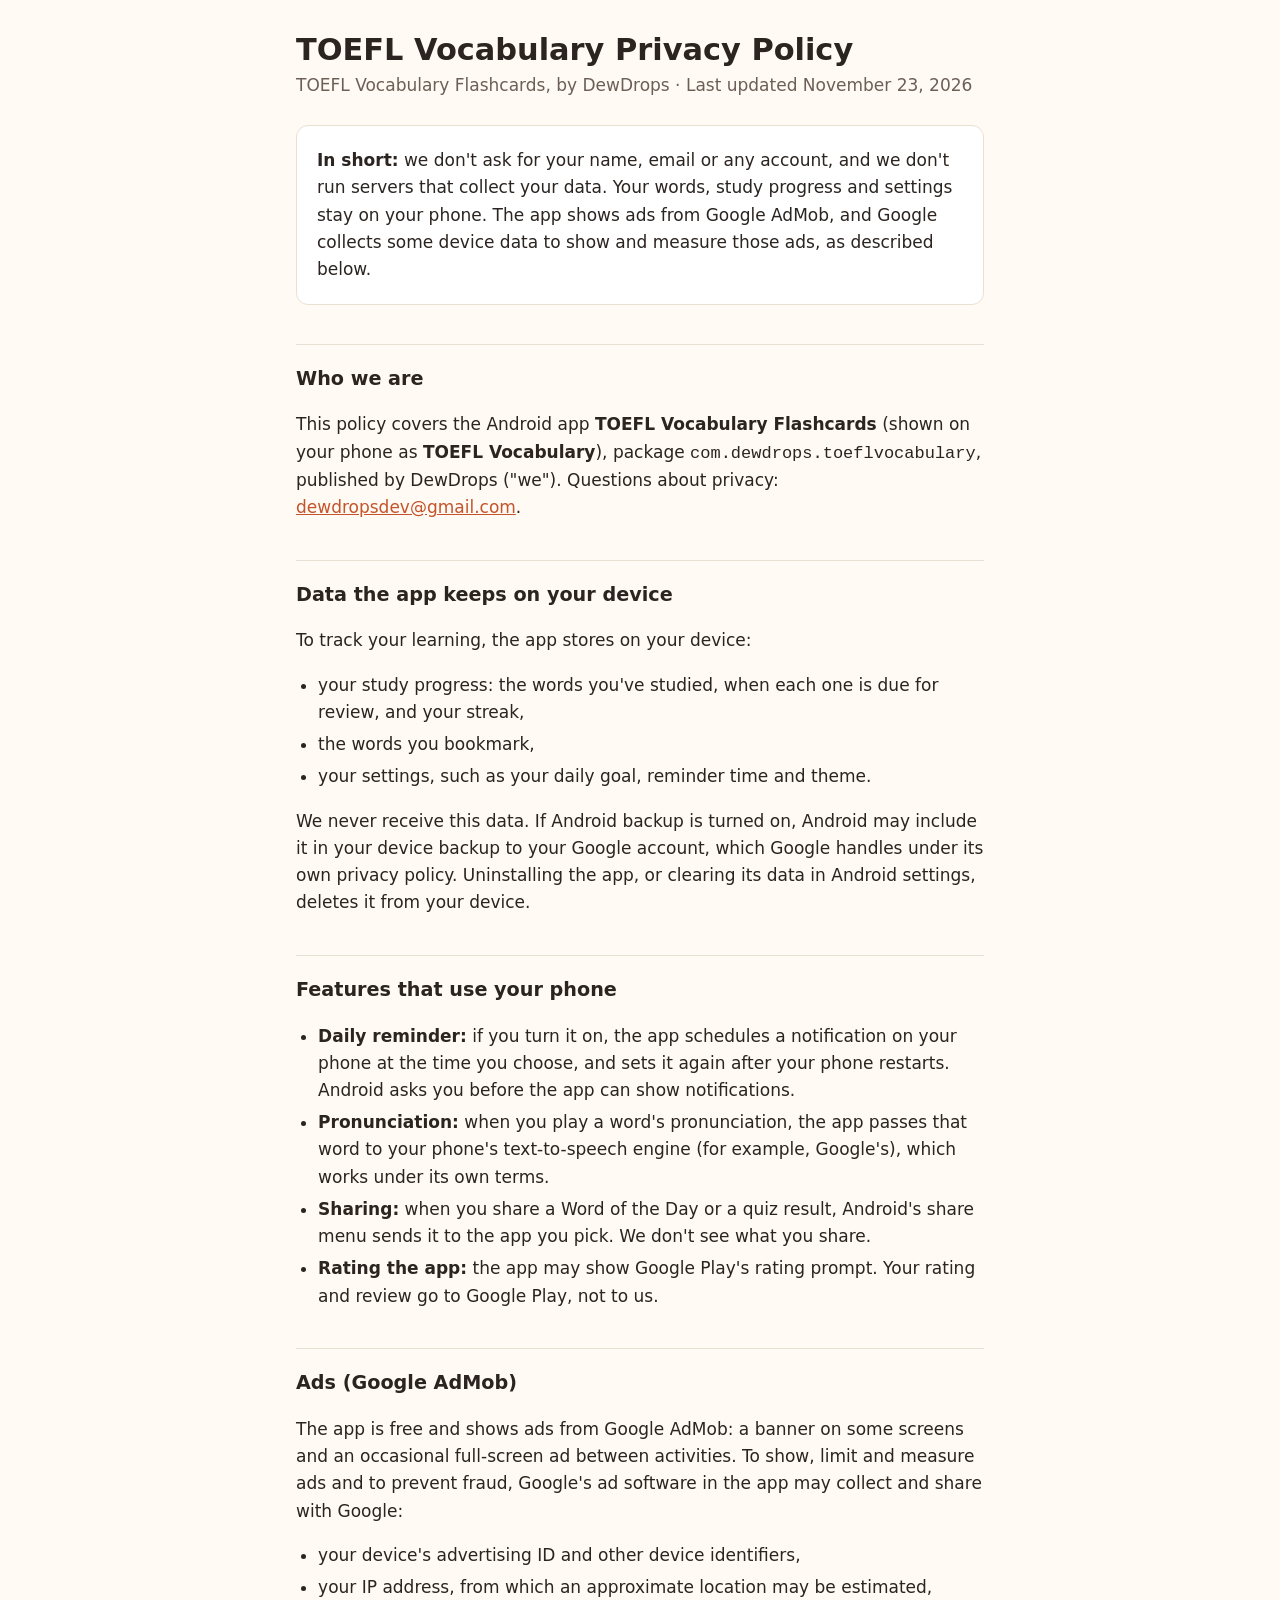
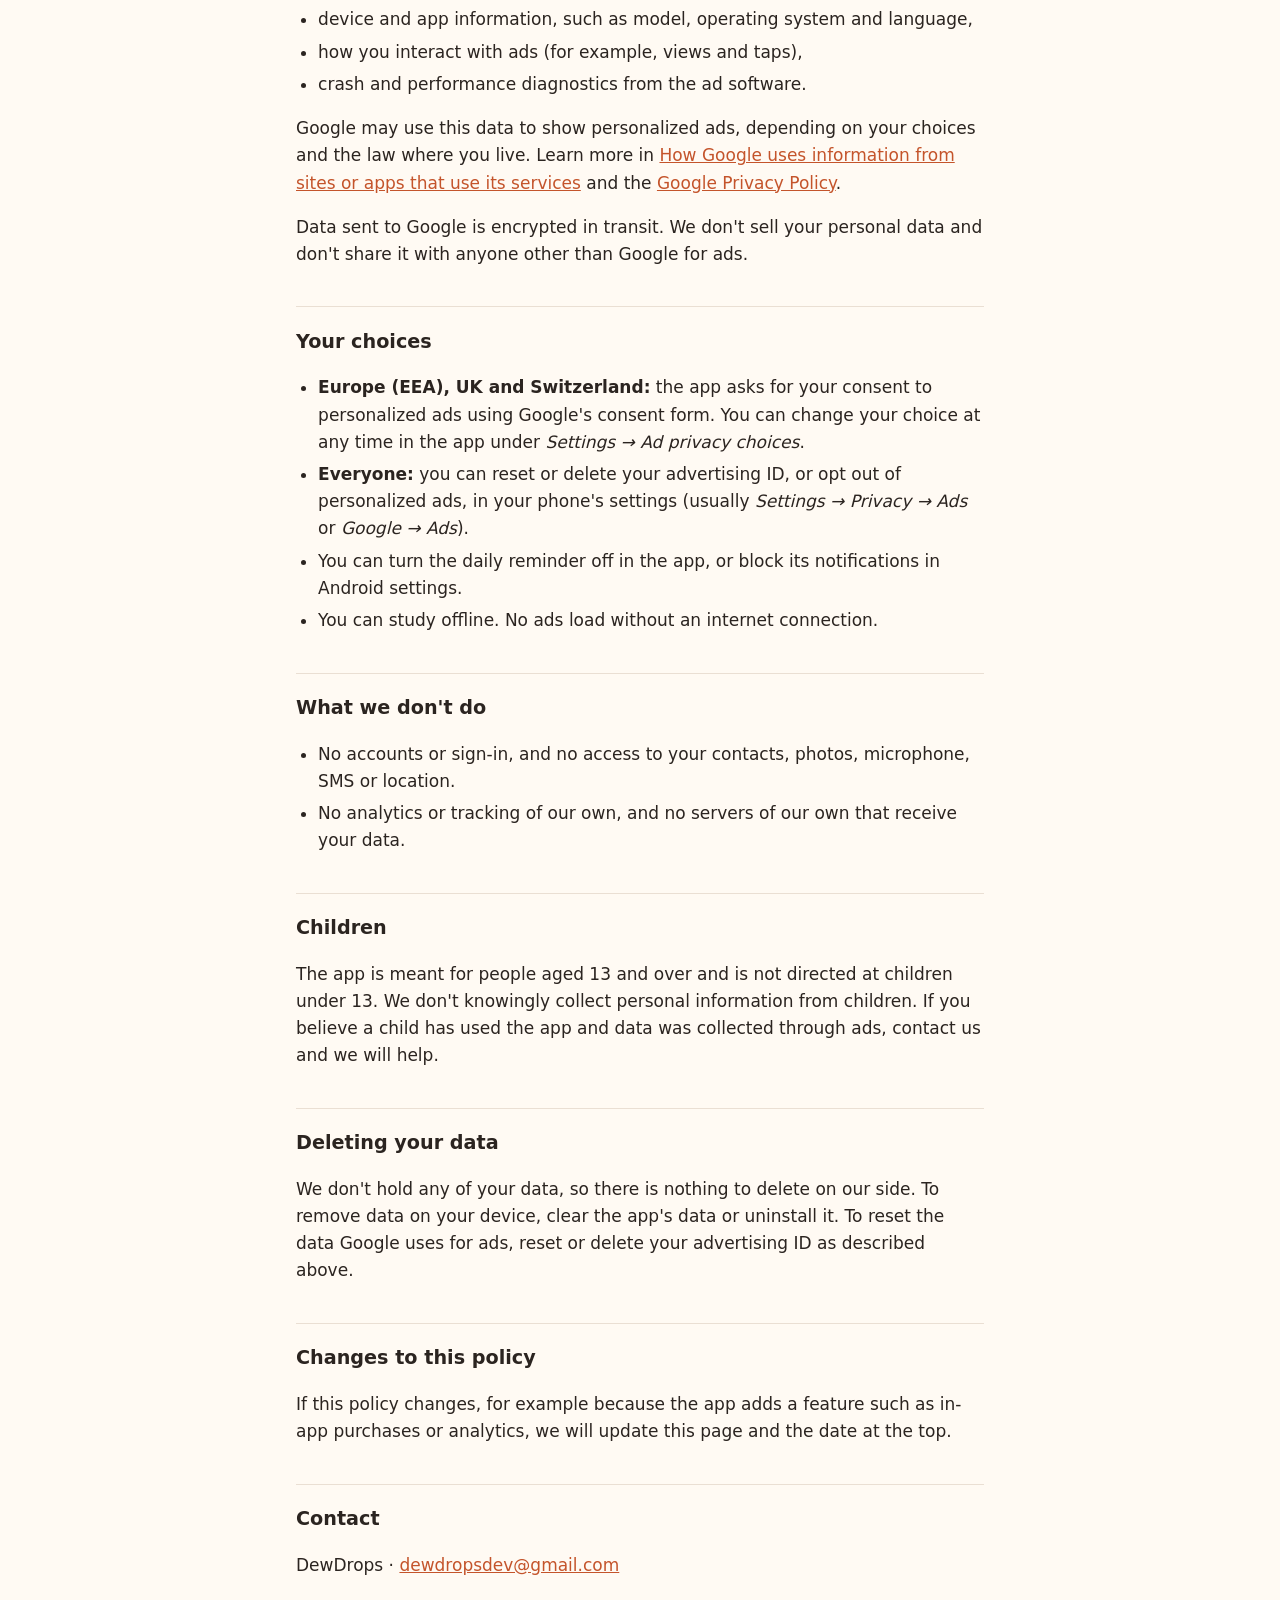
<file: toefl-vocabulary/privacy-policy.html>
<!doctype html>
<html lang="en">
<head>
<meta charset="utf-8">
<meta name="viewport" content="width=device-width, initial-scale=1">
<title>TOEFL Vocabulary Privacy Policy</title>
<meta name="description" content="Privacy policy for TOEFL Vocabulary Flashcards by DewDrops.">
<!--
  Generated alongside the Futoshiki policy. Keep it in step with the app's code and with
  its Data safety form in Play Console: if the app adds an SDK, permission or feature
  that touches user data, update this page and the date above.
-->
<style>
  :root {
    --bg: #fffaf3;
    --card: #ffffff;
    --text: #2b2420;
    --muted: #6b5f57;
    --accent: #c4542b;
    --rule: #eadfd3;
  }
  @media (prefers-color-scheme: dark) {
    :root:not([data-theme="light"]) {
      --bg: #1c1816;
      --card: #26211e;
      --text: #f2ebe4;
      --muted: #b5a99f;
      --accent: #f08a5d;
      --rule: #3a322d;
    }
  }
  :root[data-theme="dark"] {
    --bg: #1c1816;
    --card: #26211e;
    --text: #f2ebe4;
    --muted: #b5a99f;
    --accent: #f08a5d;
    --rule: #3a322d;
  }
  * { box-sizing: border-box; }
  body {
    margin: 0;
    background: var(--bg);
    color: var(--text);
    font: 17px/1.6 system-ui, -apple-system, "Segoe UI", Roboto, sans-serif;
  }
  main {
    max-width: 720px;
    margin: 0 auto;
    padding: 32px 16px 64px;
  }
  h1 { font-size: 1.9rem; line-height: 1.2; margin: 0 0 4px; }
  h2 { font-size: 1.2rem; margin: 2em 0 0.4em; padding-top: 1em; border-top: 1px solid var(--rule); }
  .meta { color: var(--muted); margin: 0 0 1.5em; }
  .summary {
    background: var(--card);
    border: 1px solid var(--rule);
    border-radius: 12px;
    padding: 4px 20px;
  }
  a { color: var(--accent); overflow-wrap: anywhere; }
  ul { padding-left: 1.3em; }
  li { margin: 0.3em 0; }
</style>
</head>
<body>
<main>
  <h1>TOEFL Vocabulary Privacy Policy</h1>
  <p class="meta">TOEFL Vocabulary Flashcards, by DewDrops · Last updated November 23, 2026</p>

  <div class="summary">
    <p><strong>In short:</strong> we don't ask for your name, email or any account, and we don't run servers that collect your data. Your words, study progress and settings stay on your phone. The app shows ads from Google AdMob, and Google collects some device data to show and measure those ads, as described below.</p>
  </div>

  <h2>Who we are</h2>
  <p>This policy covers the Android app <strong>TOEFL Vocabulary Flashcards</strong> (shown on your phone as <strong>TOEFL Vocabulary</strong>), package
  <code>com.dewdrops.toeflvocabulary</code>, published by DewDrops ("we"). Questions about privacy: <a href="mailto:dewdropsdev@gmail.com">dewdropsdev@gmail.com</a>.</p>
  <h2>Data the app keeps on your device</h2>
  <p>To track your learning, the app stores on your device:</p>
  <ul>
    <li>your study progress: the words you've studied, when each one is due for review, and your streak,</li>
    <li>the words you bookmark,</li>
    <li>your settings, such as your daily goal, reminder time and theme.</li>
  </ul>
  <p>We never receive this data. If Android backup is turned on, Android may include it in your device backup to your Google account, which Google handles under its own privacy policy. Uninstalling the app, or clearing its data in Android settings, deletes it from your device.</p>
  <h2>Features that use your phone</h2>
  <ul>
    <li><strong>Daily reminder:</strong> if you turn it on, the app schedules a notification on your phone at the time you choose, and sets it again after your phone restarts. Android asks you before the app can show notifications.</li>
    <li><strong>Pronunciation:</strong> when you play a word's pronunciation, the app passes that word to your phone's text-to-speech engine (for example, Google's), which works under its own terms.</li>
    <li><strong>Sharing:</strong> when you share a Word of the Day or a quiz result, Android's share menu sends it to the app you pick. We don't see what you share.</li>
    <li><strong>Rating the app:</strong> the app may show Google Play's rating prompt. Your rating and review go to Google Play, not to us.</li>
  </ul>
  <h2>Ads (Google AdMob)</h2>
  <p>The app is free and shows ads from Google AdMob: a banner on some screens and an occasional full-screen ad between activities. To show, limit and measure ads and to prevent fraud, Google's ad software in the app may collect and share with Google:</p>
  <ul>
    <li>your device's advertising ID and other device identifiers,</li>
    <li>your IP address, from which an approximate location may be estimated,</li>
    <li>device and app information, such as model, operating system and language,</li>
    <li>how you interact with ads (for example, views and taps),</li>
    <li>crash and performance diagnostics from the ad software.</li>
  </ul>
  <p>Google may use this data to show personalized ads, depending on your choices and the law where you
  live. Learn more in
  <a href="https://policies.google.com/technologies/partner-sites">How Google uses information from sites or apps that use its services</a>
  and the <a href="https://policies.google.com/privacy">Google Privacy Policy</a>.</p>
  <p>Data sent to Google is encrypted in transit. We don't sell your personal data and don't share it
  with anyone other than Google for ads.</p>
  <h2>Your choices</h2>
  <ul>
    <li><strong>Europe (EEA), UK and Switzerland:</strong> the app asks for your consent to personalized ads using Google's consent form. You can change your choice at any time in the app under <em>Settings → Ad privacy choices</em>.</li>
    <li><strong>Everyone:</strong> you can reset or delete your advertising ID, or opt out of personalized ads, in your phone's settings (usually <em>Settings → Privacy → Ads</em> or <em>Google → Ads</em>).</li>
    <li>You can turn the daily reminder off in the app, or block its notifications in Android settings.</li>
    <li>You can study offline. No ads load without an internet connection.</li>
  </ul>
  <h2>What we don't do</h2>
  <ul>
    <li>No accounts or sign-in, and no access to your contacts, photos, microphone, SMS or location.</li>
    <li>No analytics or tracking of our own, and no servers of our own that receive your data.</li>
  </ul>
  <h2>Children</h2>
  <p>The app is meant for people aged 13 and over and is not directed at children under 13. We don't knowingly collect personal information from children. If you believe a child has used the app and data was collected through ads, contact us and we will help.</p>
  <h2>Deleting your data</h2>
  <p>We don't hold any of your data, so there is nothing to delete on our side. To remove data on your device, clear the app's data or uninstall it. To reset the data Google uses for ads, reset or delete your advertising ID as described above.</p>
  <h2>Changes to this policy</h2>
  <p>If this policy changes, for example because the app adds a feature such as in-app purchases or analytics, we will update this page and the date at the top.</p>
  <h2>Contact</h2>
  <p>DewDrops · <a href="mailto:dewdropsdev@gmail.com">dewdropsdev@gmail.com</a></p>
</main>
</body>
</html>
</file>
<file: style.css>
:root {
  --bg: #080b10;
  --surface: #0d1219;
  --surface-2: #111821;
  --text: #eef3f8;
  --muted: #8c99a8;
  --line: rgba(255,255,255,.09);
  --accent: #7ee787;
  --accent-2: #79c0ff;
  --mono: "JetBrains Mono", monospace;
  --sans: "Inter", system-ui, -apple-system, BlinkMacSystemFont, "Segoe UI", sans-serif;
  --container: 1160px;
}

* { box-sizing: border-box; }
html { scroll-behavior: smooth; }
body {
  margin: 0;
  background: var(--bg);
  color: var(--text);
  font-family: var(--sans);
  line-height: 1.65;
  overflow-x: hidden;
}
body::selection { background: var(--accent); color: #071009; }
a { color: inherit; text-decoration: none; }
button { font: inherit; }
.container { width: min(var(--container), calc(100% - 48px)); margin-inline: auto; }
.mono { font-family: var(--mono); }
.bg-grid {
  position: fixed; inset: 0; pointer-events: none; opacity: .22;
  background-image: linear-gradient(rgba(255,255,255,.035) 1px, transparent 1px),
                    linear-gradient(90deg, rgba(255,255,255,.035) 1px, transparent 1px);
  background-size: 48px 48px;
  mask-image: linear-gradient(to bottom, black, transparent 80%);
}
.glow { position: fixed; width: 520px; height: 520px; border-radius: 50%; filter: blur(110px); opacity: .07; pointer-events:none; }
.glow-one { background: var(--accent); top: -260px; right: -180px; }
.glow-two { background: var(--accent-2); bottom: 10%; left: -320px; }

.site-header {
  position: fixed; top: 0; left: 0; right: 0; z-index: 20;
  background: rgba(8,11,16,.72); backdrop-filter: blur(18px);
  border-bottom: 1px solid transparent; transition: .25s ease;
}
.site-header.scrolled { border-bottom-color: var(--line); }
.nav { height: 76px; display:flex; align-items:center; gap: 34px; }
.brand { display:flex; align-items:center; gap:10px; font-weight:800; letter-spacing:-.03em; }
.brand-mark { font-family:var(--mono); color:var(--accent); font-size:15px; }
.brand-dot { color:var(--accent); }
.nav-links { margin-left:auto; display:flex; gap:28px; color:var(--muted); font-size:14px; }
.nav-links a, .social-row a, .contact-links a { transition:color .2s; }
.nav-links a:hover, .social-row a:hover, .contact-links a:hover { color:var(--text); }
.nav-cta {
  border:1px solid var(--line); padding:9px 15px; border-radius:8px; font-size:13px;
  font-family:var(--mono); transition:.2s;
}
.nav-cta:hover { border-color:rgba(126,231,135,.45); color:var(--accent); }
.menu-toggle { display:none; background:none; border:0; color:white; padding:8px; }
.menu-toggle span { display:block; width:22px; height:2px; background:currentColor; margin:4px 0; }

.hero {
  min-height: 800px; padding-top: 150px; padding-bottom: 90px;
  display:grid; grid-template-columns: 1.05fr .95fr; align-items:center; gap:70px;
}
.eyebrow {
  display:inline-flex; align-items:center; gap:9px; color:var(--muted);
  border:1px solid var(--line); background:rgba(255,255,255,.025);
  border-radius:100px; padding:7px 12px; font-size:12px; margin-bottom:25px;
}
.status-dot { width:7px; height:7px; border-radius:50%; background:var(--accent); box-shadow:0 0 14px var(--accent); }
.hero-kicker, .section-kicker { color:var(--accent); font-size:12px; letter-spacing:.18em; margin:0 0 8px; }
.hero h1 {
  font-size:clamp(58px, 8vw, 104px); line-height:.93; letter-spacing:-.065em;
  margin:0 0 24px; font-weight:800;
}
.hero h1 span { color:transparent; -webkit-text-stroke:1px rgba(238,243,248,.65); }
.hero h2 { max-width:680px; font-size:clamp(20px,2.5vw,30px); line-height:1.35; letter-spacing:-.03em; font-weight:500; margin:0 0 18px; }
.hero h2 strong { color:var(--accent); font-weight:600; }
.hero-text { color:var(--muted); max-width:650px; font-size:16px; }
.hero-actions { display:flex; gap:12px; margin:32px 0 25px; flex-wrap:wrap; }
.button { padding:13px 18px; border-radius:8px; font-size:14px; font-weight:600; transition:.2s; }
.button.primary { background:var(--accent); color:#071009; }
.button.primary:hover { transform:translateY(-2px); box-shadow:0 12px 30px rgba(126,231,135,.13); }
.button.secondary { border:1px solid var(--line); }
.button.secondary:hover { border-color:rgba(255,255,255,.25); transform:translateY(-2px); }
.social-row { display:flex; gap:12px; color:var(--muted); font-family:var(--mono); font-size:12px; }

.terminal-window {
  border:1px solid rgba(255,255,255,.1); border-radius:14px; overflow:hidden;
  background:linear-gradient(145deg, rgba(20,28,38,.92), rgba(10,14,20,.96));
  box-shadow:0 35px 90px rgba(0,0,0,.35);
}
.terminal-bar { height:42px; display:flex; align-items:center; padding:0 15px; border-bottom:1px solid var(--line); color:#6f7b88; font-size:11px; }
.terminal-dots { display:flex; gap:6px; margin-right:16px; }
.terminal-dots i { width:8px; height:8px; border-radius:50%; background:#37414d; }
.terminal-spacer { flex:1; }
.terminal-body { padding:27px 25px 32px; font-size:12px; line-height:2; }
.terminal-body p { margin:0; }
.prompt { color:var(--accent); }
.terminal-value { color:#c8d1dc; padding-left:17px; margin-bottom:10px !important; }
.cursor { display:inline-block; width:7px; height:14px; background:var(--accent); vertical-align:-2px; margin-left:4px; animation:blink 1s steps(2,end) infinite; }
@keyframes blink { 50% { opacity:0; } }
.hero-terminal { position:relative; }
.floating-card {
  position:absolute; display:flex; gap:10px; align-items:center; padding:11px 14px;
  background:rgba(14,20,28,.94); border:1px solid var(--line); border-radius:10px;
  box-shadow:0 16px 40px rgba(0,0,0,.25); font-size:12px;
}
.floating-card small { display:block; color:var(--muted); font-size:10px; }
.card-icon { color:var(--accent); font-size:17px; }
.card-one { top:-26px; right:-20px; }
.card-two { bottom:-25px; left:-25px; }

.stats {
  display:grid; grid-template-columns:repeat(4,1fr); border-top:1px solid var(--line);
  border-bottom:1px solid var(--line); padding:28px 0; gap:20px;
}
.stats div { display:flex; flex-direction:column; }
.stats strong { font-size:30px; letter-spacing:-.04em; }
.stats span { color:var(--muted); font-size:12px; margin-top:2px; }

.section { padding:125px 0; }
.section-alt { background:rgba(255,255,255,.018); border-block:1px solid var(--line); }
.section-heading { display:flex; gap:28px; align-items:flex-start; margin-bottom:58px; }
.section-number { font-family:var(--mono); color:#526070; font-size:12px; padding-top:4px; }
.section-heading h2 { margin:0; font-size:clamp(34px,4.5vw,56px); line-height:1.05; letter-spacing:-.055em; }
.about-grid { display:grid; grid-template-columns:1fr 1fr; gap:90px; }
.about-copy .lead { font-size:23px; line-height:1.45; color:#dbe2e9; }
.about-copy p:not(.lead) { color:var(--muted); }
.principles { border-top:1px solid var(--line); }
.principle { display:grid; grid-template-columns:50px 1fr; gap:15px; padding:23px 0; border-bottom:1px solid var(--line); }
.principle > span, .skill-index { font-family:var(--mono); color:var(--accent); font-size:11px; }
.principle h3 { margin:0 0 4px; font-size:15px; }
.principle p { margin:0; color:var(--muted); font-size:13px; }

.timeline { max-width:940px; margin-left:auto; }
.timeline-item { display:grid; grid-template-columns:150px 25px 1fr; gap:22px; }
.timeline-date { color:#657281; font:11px var(--mono); padding-top:5px; }
.timeline-line { position:relative; border-left:1px solid #2b3744; }
.timeline-line span { width:8px; height:8px; border-radius:50%; background:var(--accent); position:absolute; top:5px; left:-4px; box-shadow:0 0 15px rgba(126,231,135,.3); }
.timeline-content { padding-bottom:55px; }
.role-type { color:var(--accent); font-size:10px; letter-spacing:.15em; margin:0 0 7px; }
.timeline-content h3 { font-size:25px; margin:0 0 3px; letter-spacing:-.03em; }
.company { color:#b3beca; margin:0 0 15px; font-size:14px; }
.timeline-content > p:not(.company):not(.role-type) { color:var(--muted); max-width:700px; font-size:14px; }

.tags { display:flex; flex-wrap:wrap; gap:7px; margin-top:18px; }
.tags span { color:#aeb9c5; background:#111821; border:1px solid var(--line); padding:5px 9px; border-radius:5px; font:10px var(--mono); }

.project-grid { display:grid; grid-template-columns:repeat(2,1fr); gap:14px; }
.project-card {
  min-height:315px; padding:28px; border:1px solid var(--line); background:rgba(255,255,255,.018);
  border-radius:12px; display:flex; flex-direction:column; transition:transform .25s,border-color .25s,background .25s;
}
.project-card:hover { transform:translateY(-4px); border-color:rgba(126,231,135,.25); background:rgba(126,231,135,.025); }
.project-card.featured { background:linear-gradient(145deg,rgba(126,231,135,.06),rgba(255,255,255,.018)); }
.project-top { display:flex; justify-content:space-between; color:#647180; font-size:10px; }
.project-number { font:11px var(--mono); color:var(--accent); }
.project-card h3 { font-size:26px; margin:45px 0 10px; letter-spacing:-.04em; }
.project-card p { color:var(--muted); font-size:13px; max-width:530px; margin:0; }
.project-links { margin-top:auto; padding-top:22px; }
.project-links a { font:11px var(--mono); color:var(--accent); }

.skills-layout { display:grid; grid-template-columns:repeat(2,1fr); border-top:1px solid var(--line); }
.skill-category { min-height:220px; padding:25px 0 25px 25px; border-bottom:1px solid var(--line); border-right:1px solid var(--line); }
.skill-category:nth-child(even) { border-right:0; }
.skill-index { display:block; margin-bottom:25px; color:#667484; }
.skill-category h3 { margin:0 0 17px; font-size:19px; }
.skill-list { display:flex; flex-wrap:wrap; gap:8px; }
.skill-list span { font-size:12px; color:#adb7c2; }

.quote-section { padding:140px 0; max-width:900px; }
.quote-mark { color:var(--accent); font-size:80px; line-height:.6; }
blockquote { margin:25px 0 20px; font-size:clamp(29px,4vw,49px); line-height:1.18; letter-spacing:-.05em; }
blockquote em { color:var(--accent); font-style:normal; }
.quote-section > p { color:#647180; font-size:11px; }

.contact-section { border-top:1px solid var(--line); background:linear-gradient(180deg,rgba(126,231,135,.035),transparent); }
.contact-inner { padding:125px 0 110px; text-align:center; }
.contact-inner h2 { margin:0 auto 20px; font-size:clamp(48px,7vw,88px); line-height:.98; letter-spacing:-.065em; }
.contact-inner h2 span { color:transparent; -webkit-text-stroke:1px rgba(238,243,248,.5); }
.contact-inner > p:not(.section-kicker) { color:var(--muted); max-width:580px; margin:0 auto 28px; font-size:14px; }
.contact-email { display:inline-flex; gap:12px; align-items:center; color:var(--accent); font:500 clamp(16px,2vw,21px) var(--mono); border-bottom:1px solid rgba(126,231,135,.35); padding-bottom:5px; }
.contact-links { margin-top:60px; display:flex; justify-content:center; gap:25px; color:var(--muted); font:11px var(--mono); }
.footer { display:flex; justify-content:space-between; padding:25px 0; color:#596674; font-size:11px; border-top:1px solid var(--line); }

.reveal { opacity:0; transform:translateY(20px); transition:opacity .7s ease,transform .7s ease; }
.reveal.visible { opacity:1; transform:none; }
.delay-one { transition-delay:.12s; }

@media (max-width: 900px) {
  .nav-links { position:absolute; top:76px; left:0; right:0; display:none; flex-direction:column; gap:0; background:rgba(8,11,16,.98); border-bottom:1px solid var(--line); padding:10px 24px 20px; }
  .nav-links.open { display:flex; }
  .nav-links a { padding:13px 0; border-bottom:1px solid var(--line); }
  .nav-cta { display:none; }
  .menu-toggle { display:block; margin-left:auto; }
  .hero { grid-template-columns:1fr; min-height:auto; padding-top:125px; gap:65px; }
  .hero-terminal { max-width:650px; width:100%; margin:auto; }
  .about-grid { grid-template-columns:1fr; gap:55px; }
}
@media (max-width: 680px) {
  .container { width:min(var(--container),calc(100% - 32px)); }
  .nav { height:68px; }
  .nav-links { top:68px; }
  .hero { padding-top:105px; padding-bottom:65px; }
  .hero h1 { font-size:clamp(54px,16vw,82px); }
  .hero h2 { font-size:21px; }
  .hero-text { font-size:14px; }
  .floating-card { display:none; }
  .stats { grid-template-columns:repeat(2,1fr); }
  .section { padding:90px 0; }
  .section-heading { gap:17px; margin-bottom:40px; }
  .section-heading h2 { font-size:37px; }
  .timeline-item { grid-template-columns:1fr; gap:8px; }
  .timeline-line { display:none; }
  .timeline-date { order:0; }
  .timeline-content { padding-bottom:45px; }
  .project-grid { grid-template-columns:1fr; }
  .project-card { min-height:290px; }
  .skills-layout { grid-template-columns:1fr; }
  .skill-category { border-right:0; min-height:auto; }
  .quote-section { padding:90px 0; }
  .contact-inner { padding:90px 0; }
  .contact-links { flex-wrap:wrap; margin-top:45px; }
  .footer { flex-direction:column; gap:8px; }
}
@media (prefers-reduced-motion: reduce) {
  html { scroll-behavior:auto; }
  *, *::before, *::after { animation-duration:.01ms !important; animation-iteration-count:1 !important; transition-duration:.01ms !important; }
  .reveal { opacity:1; transform:none; }
}
</file>
